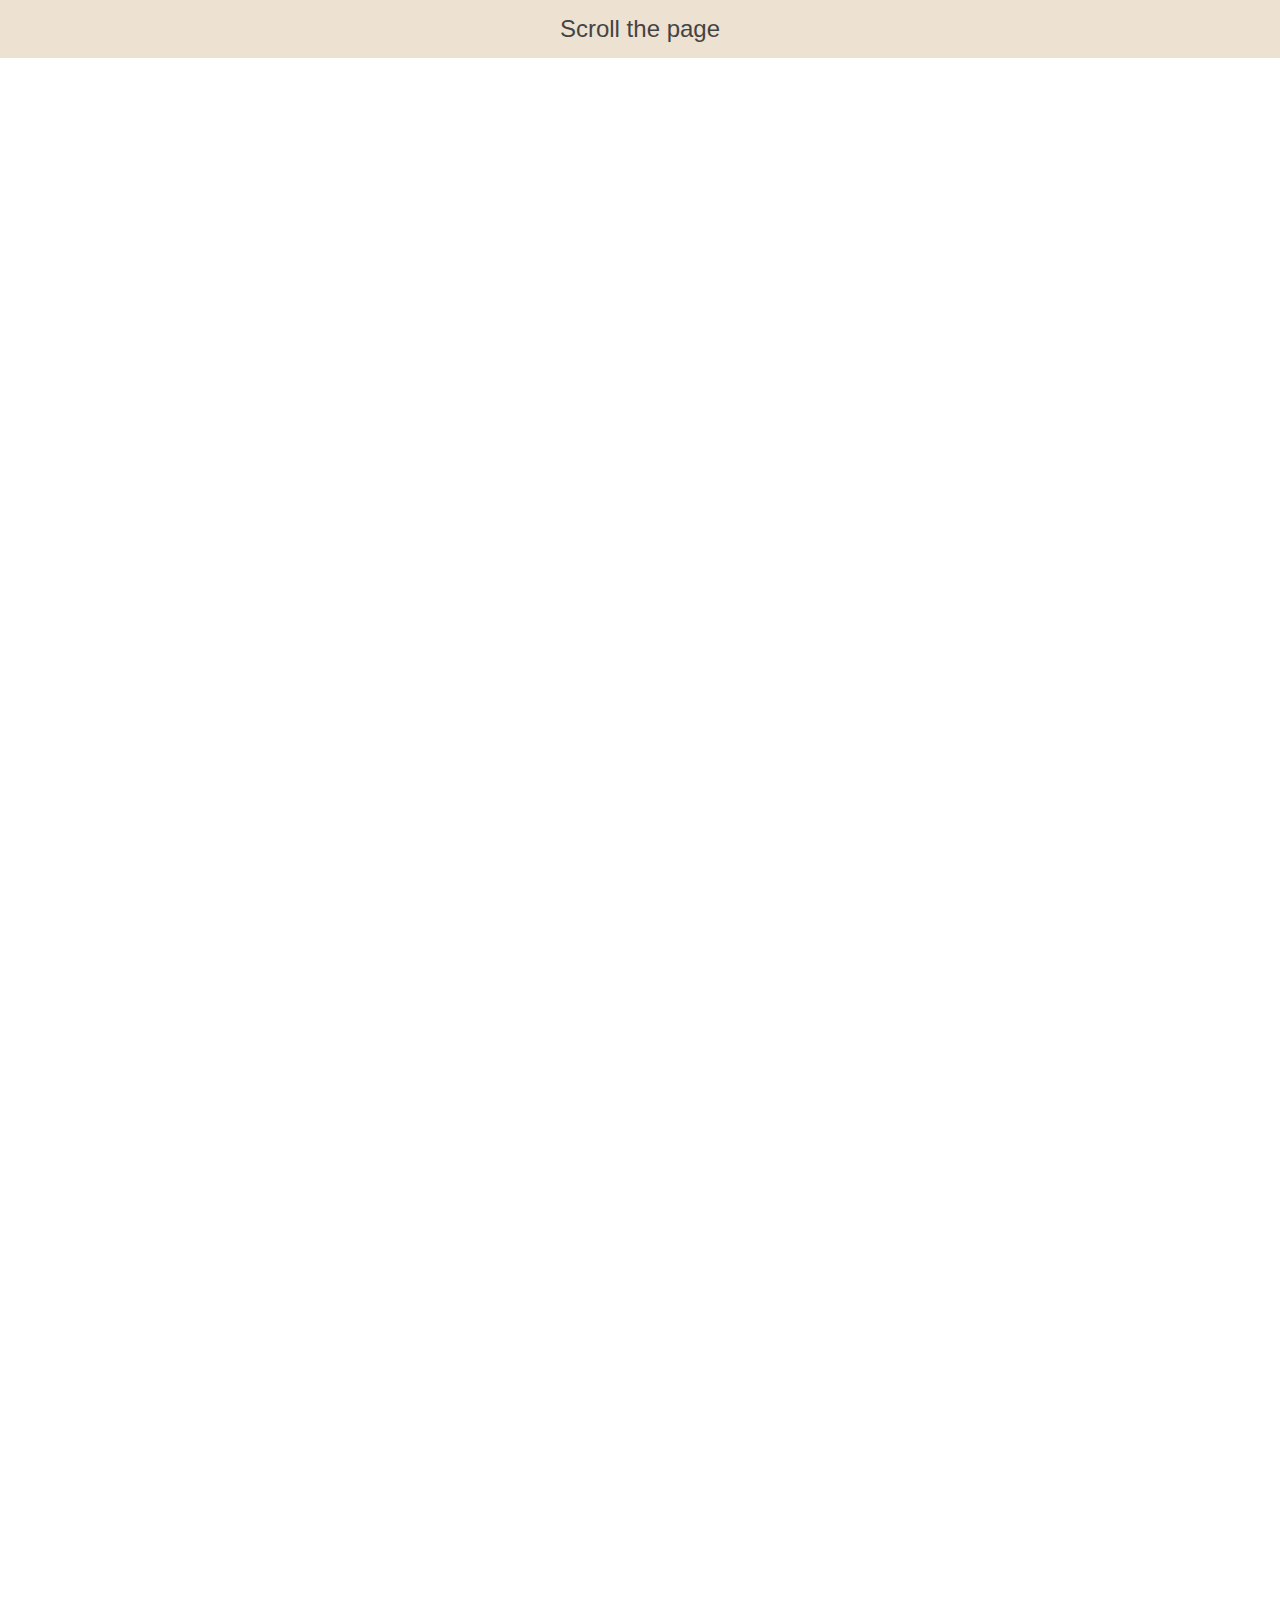
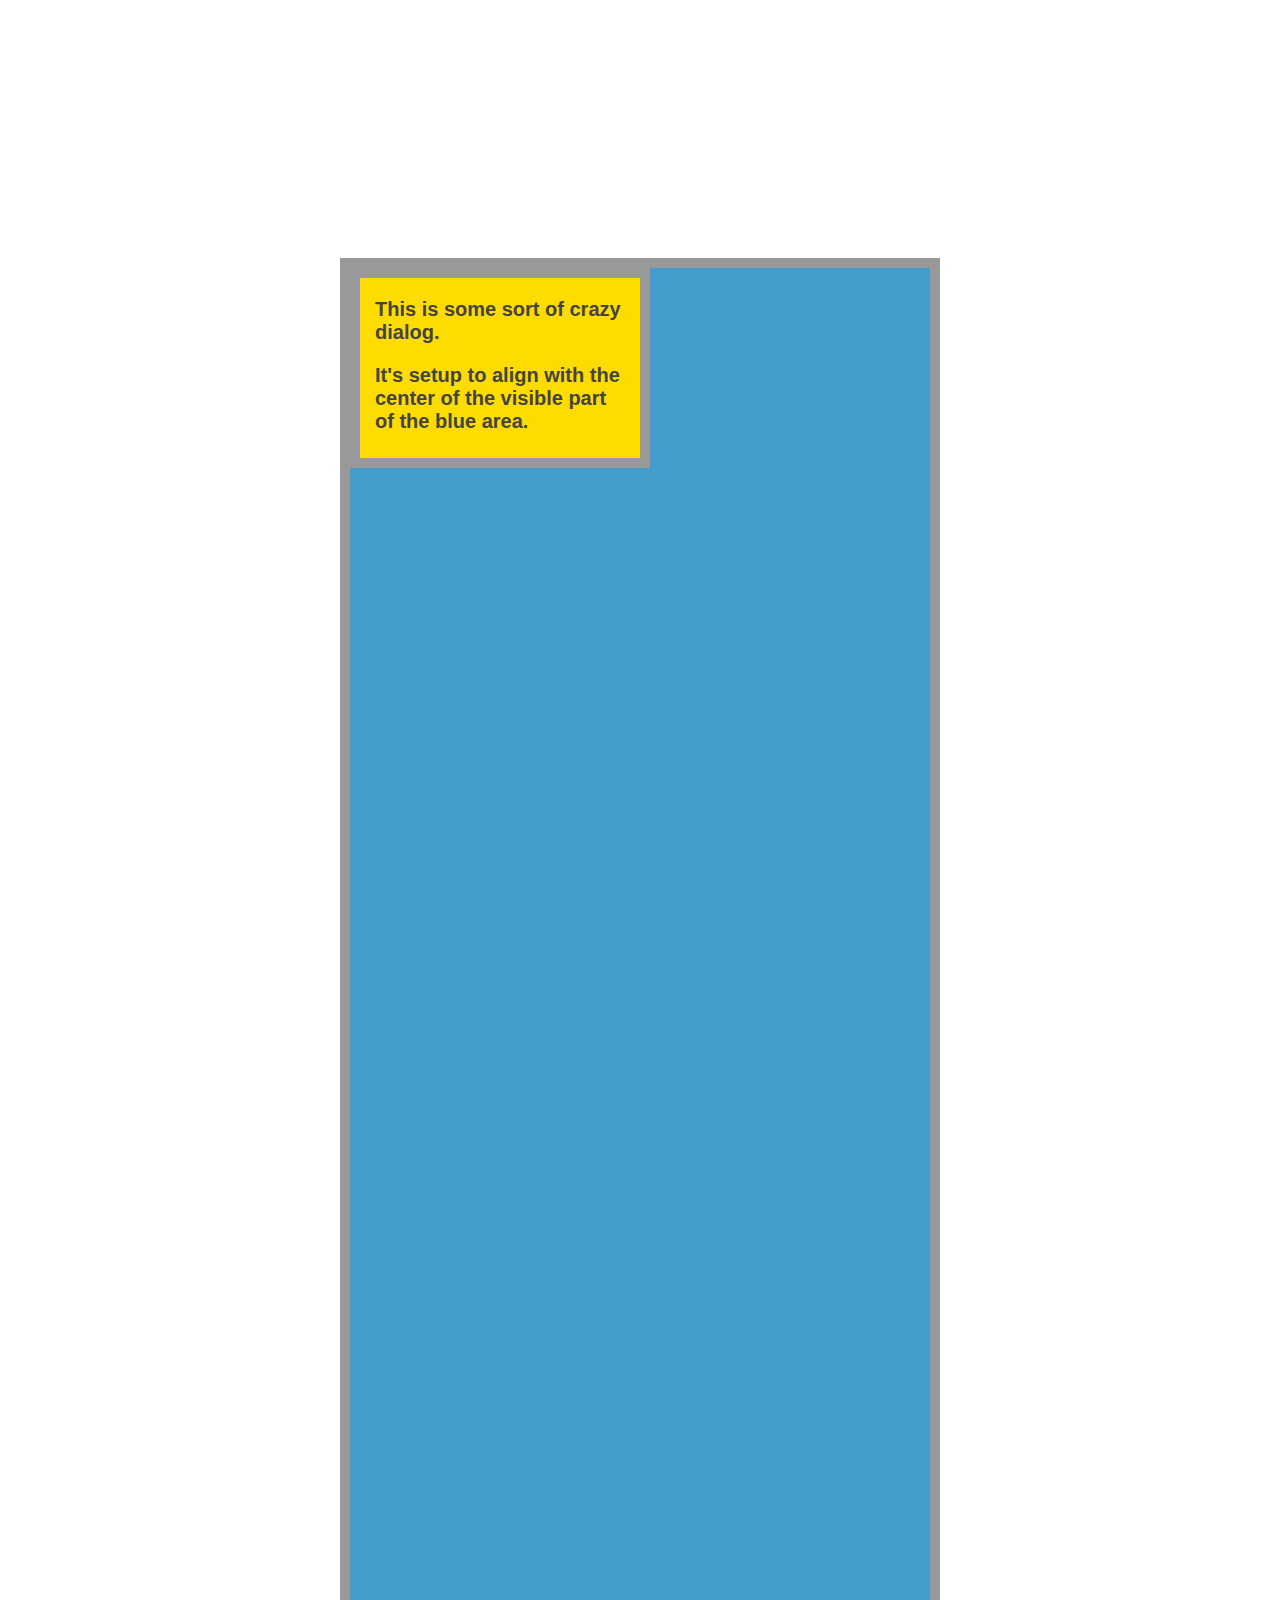
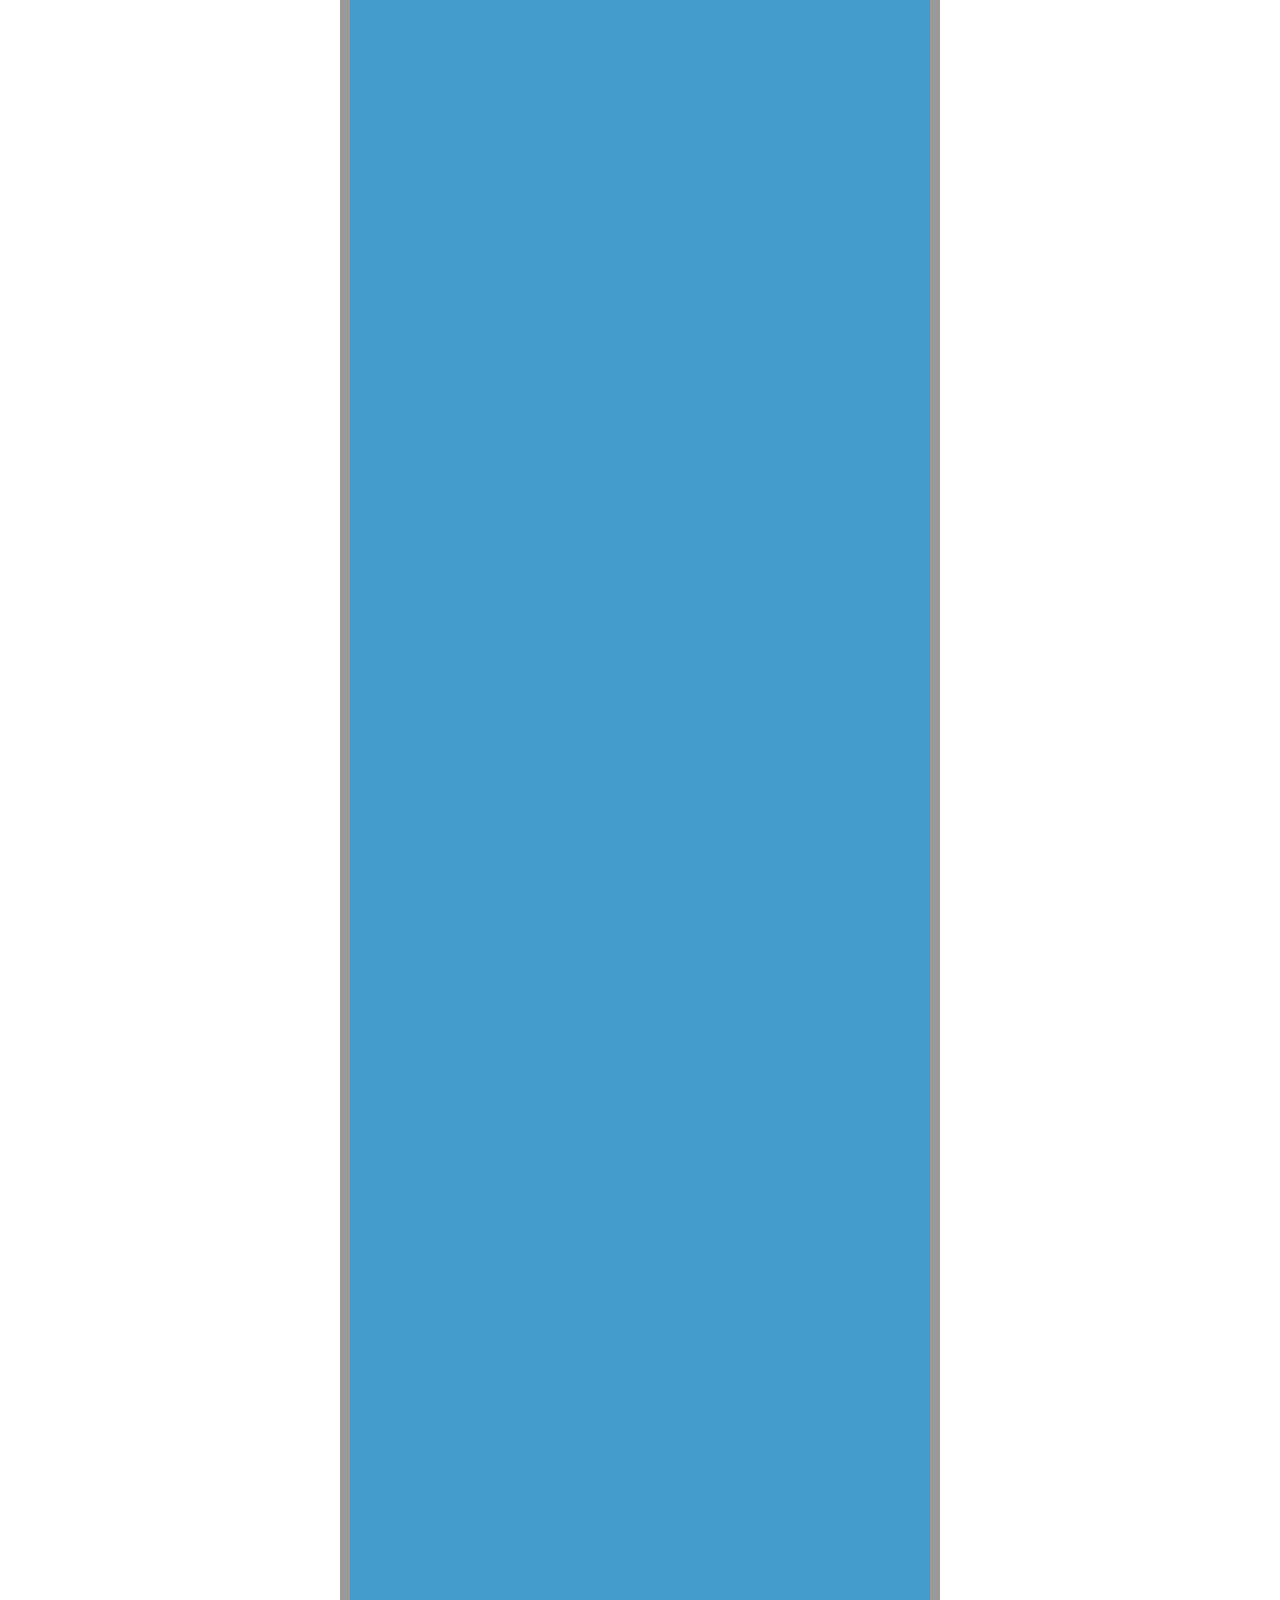
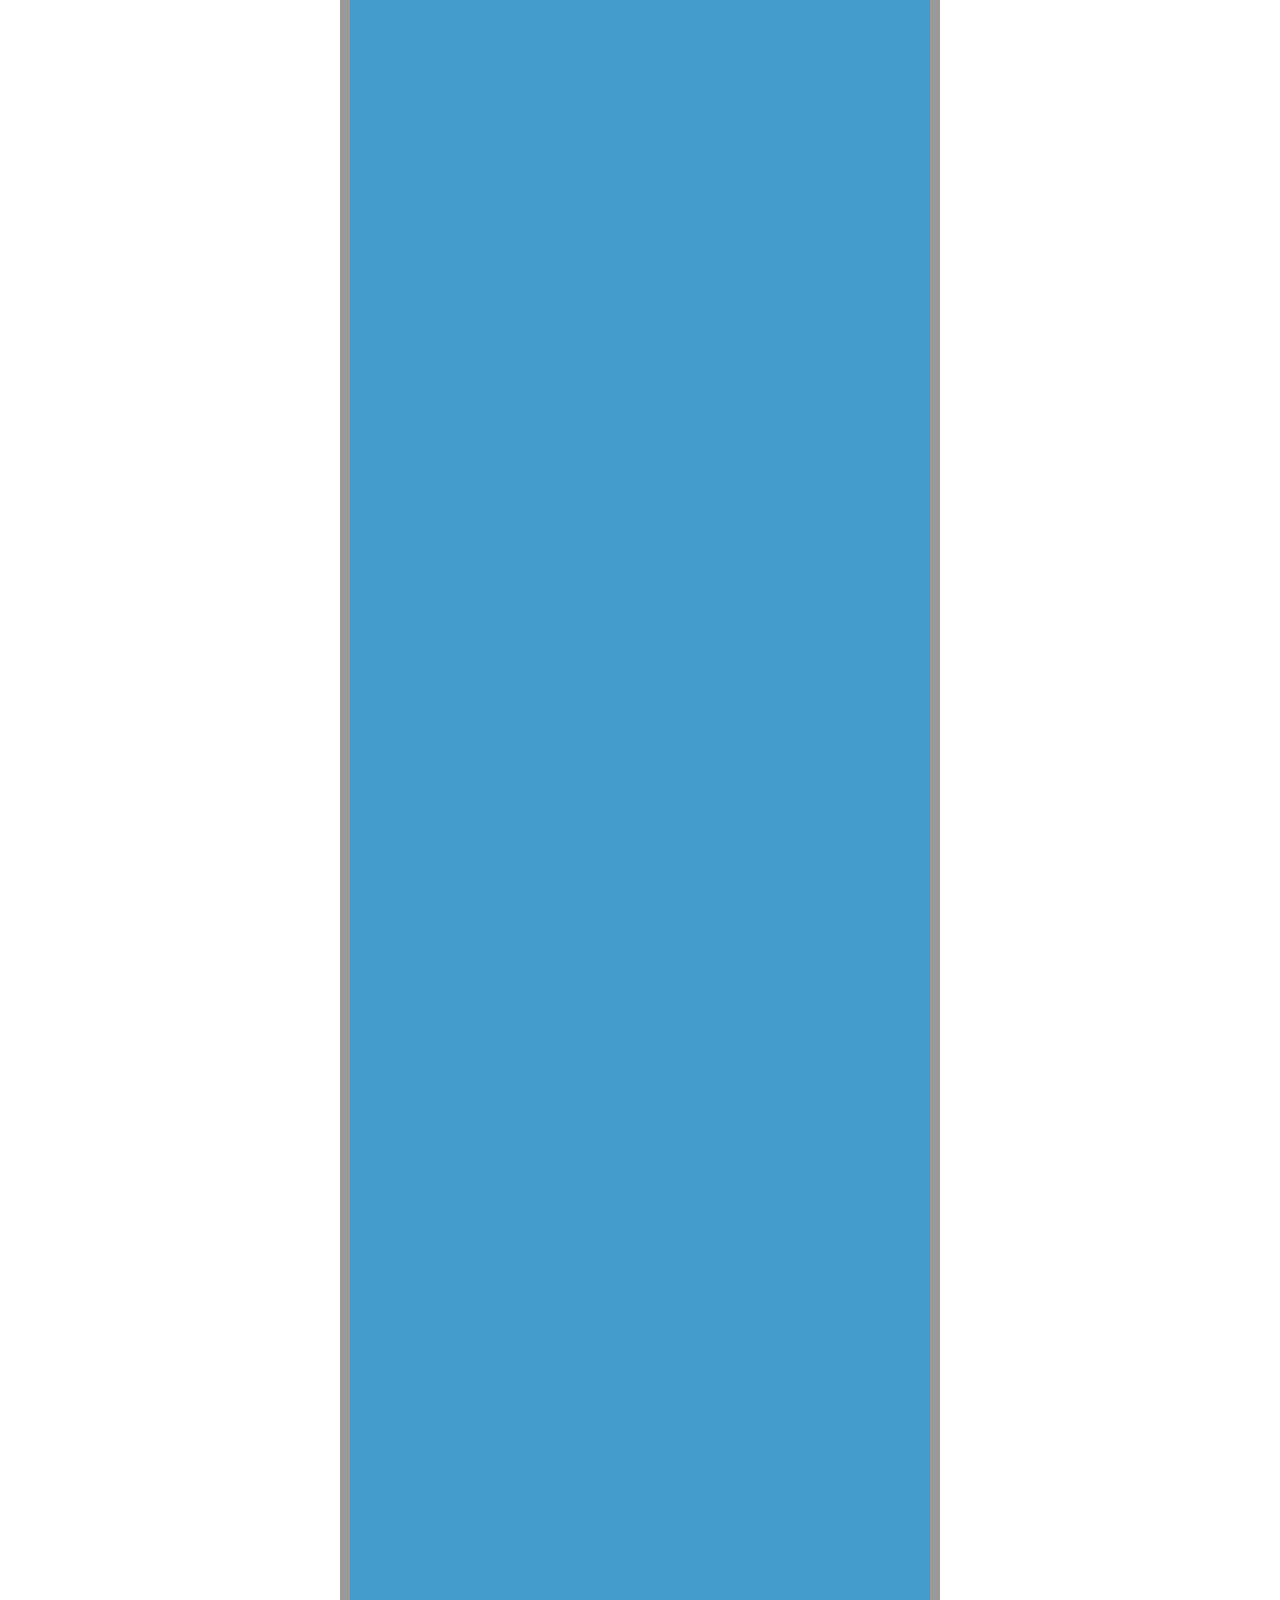
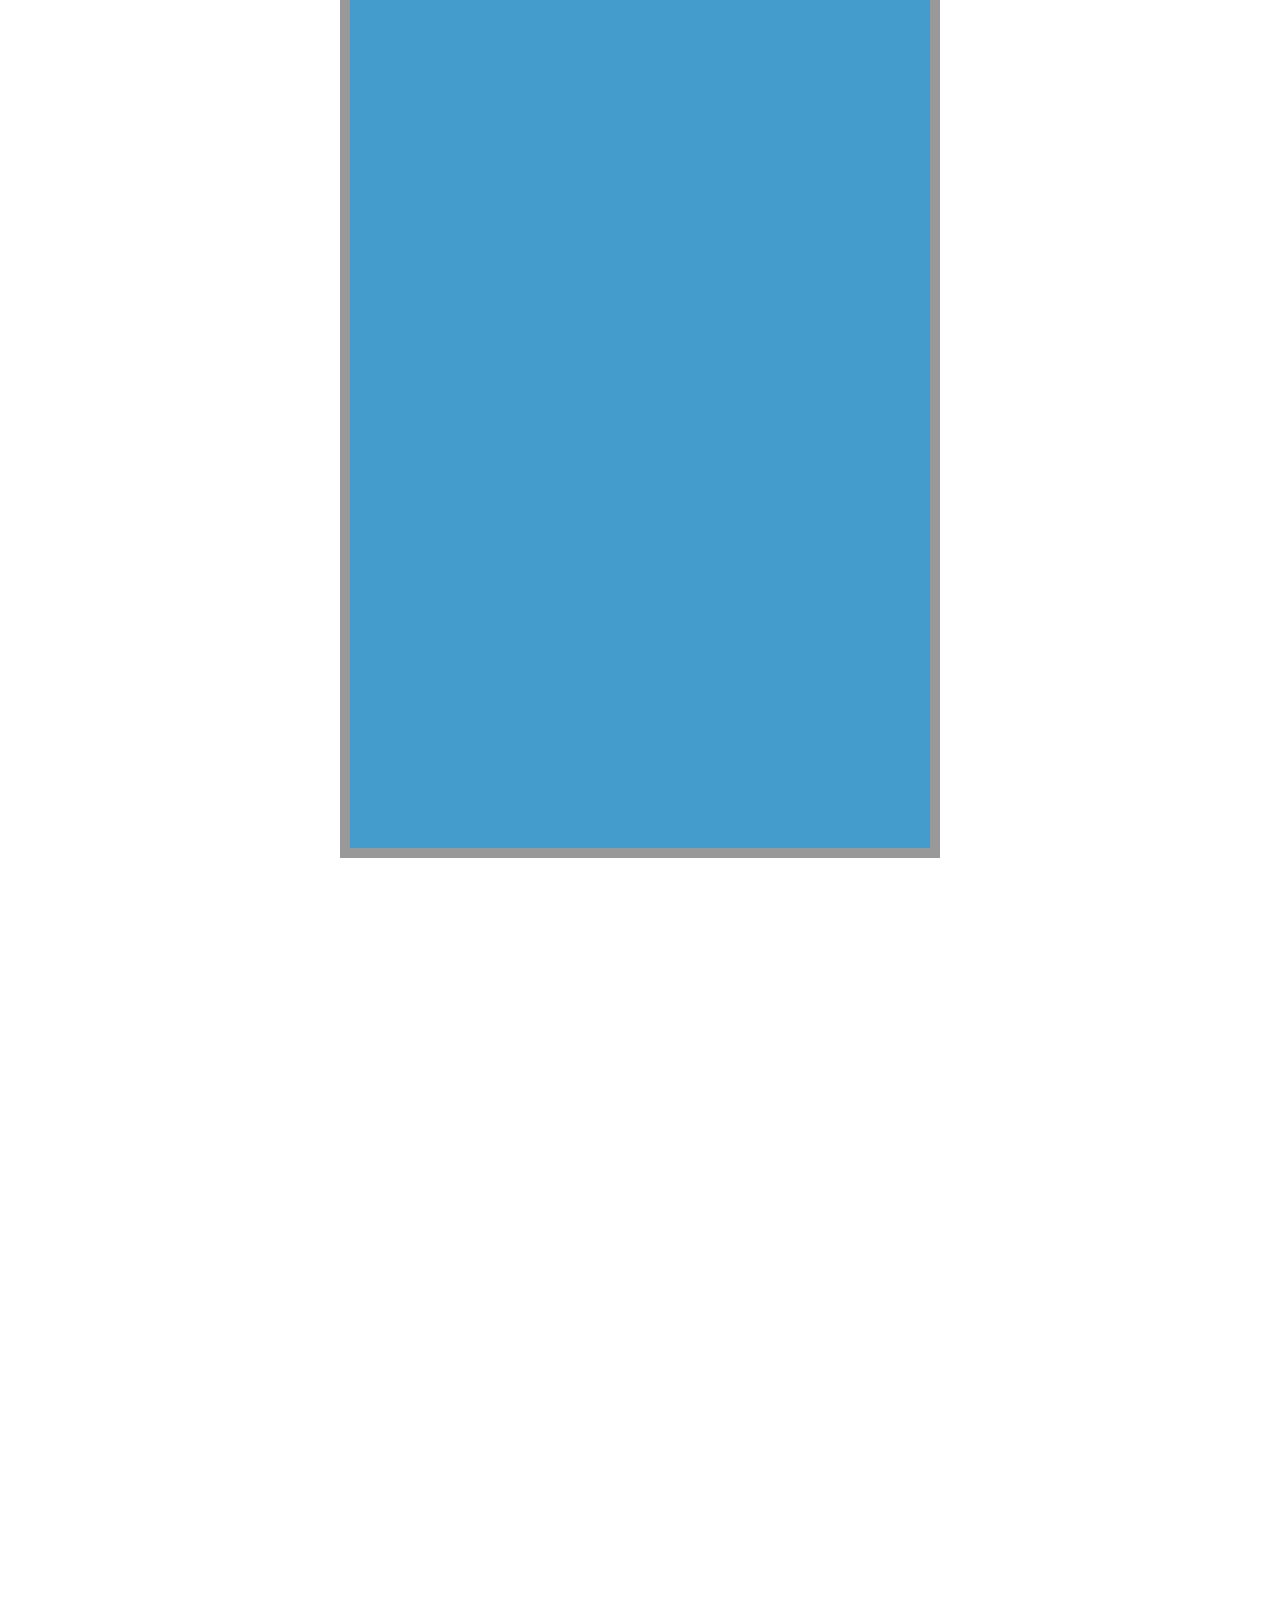
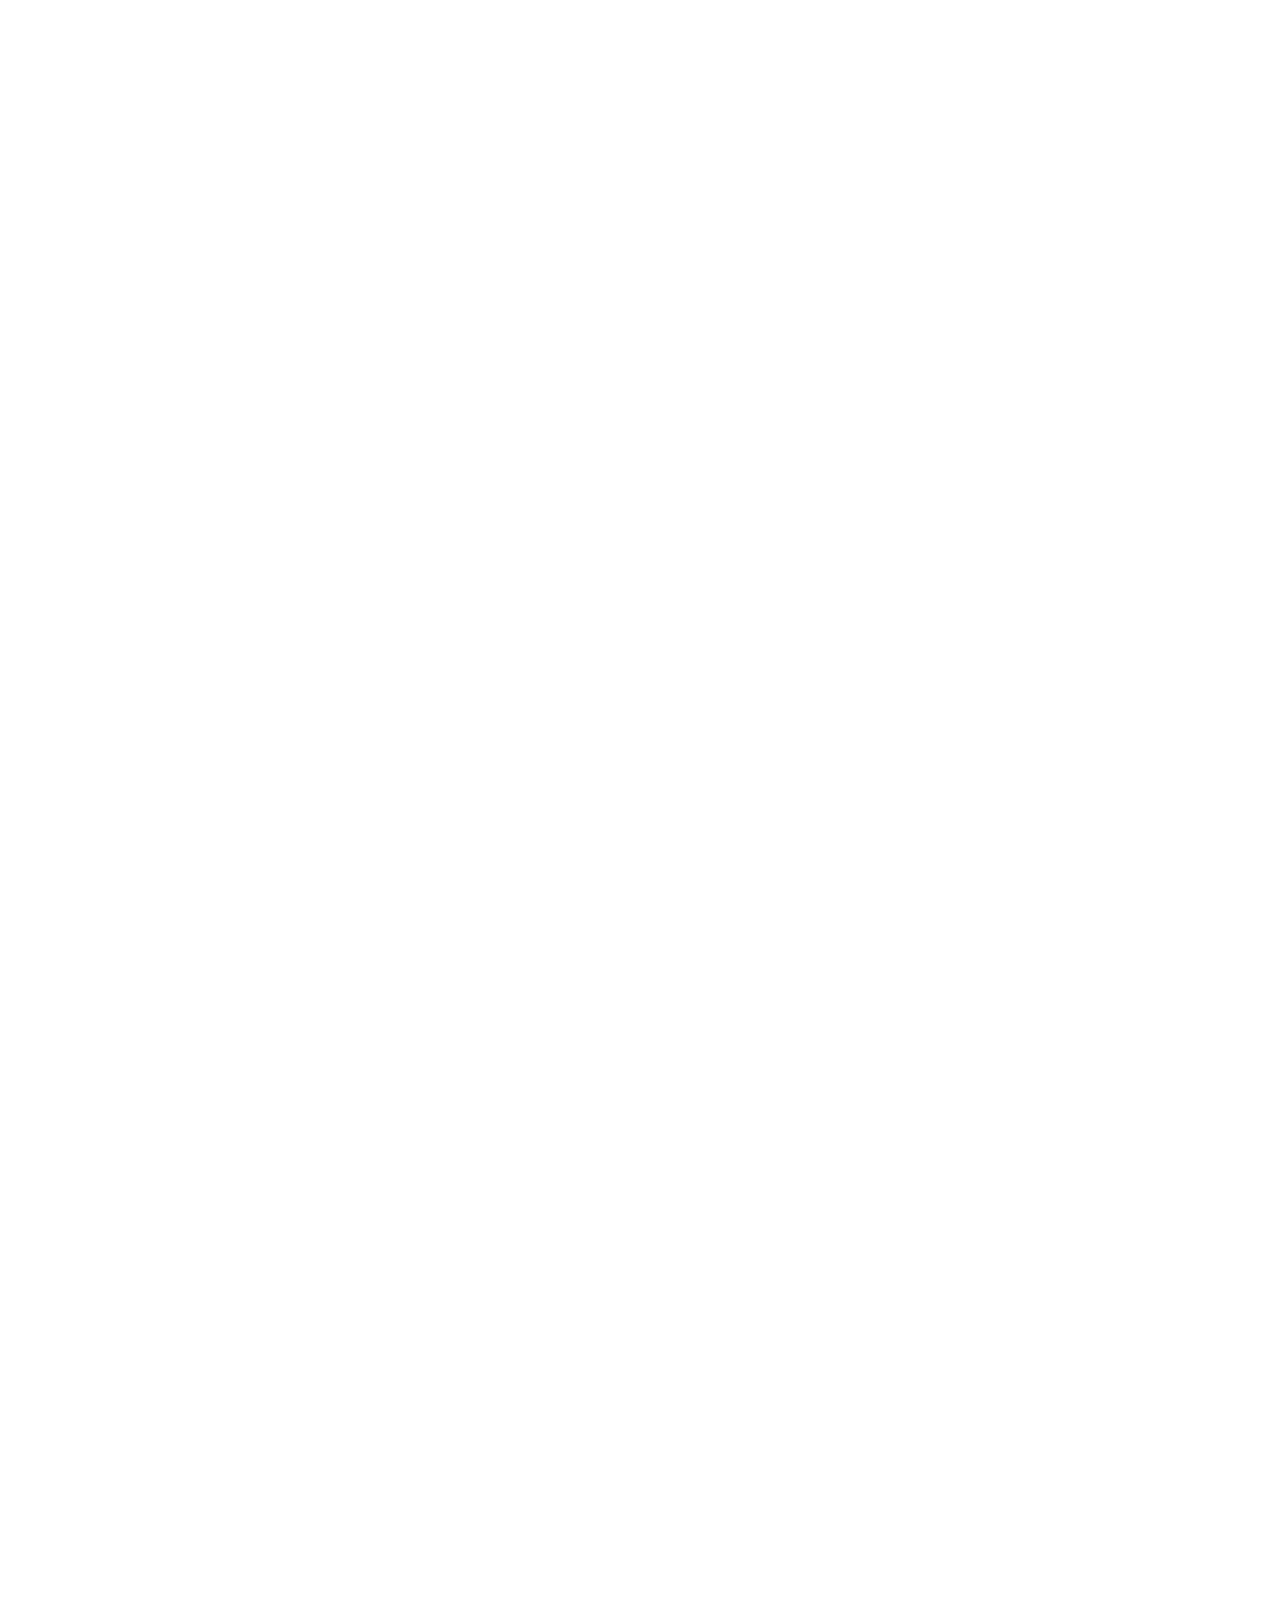
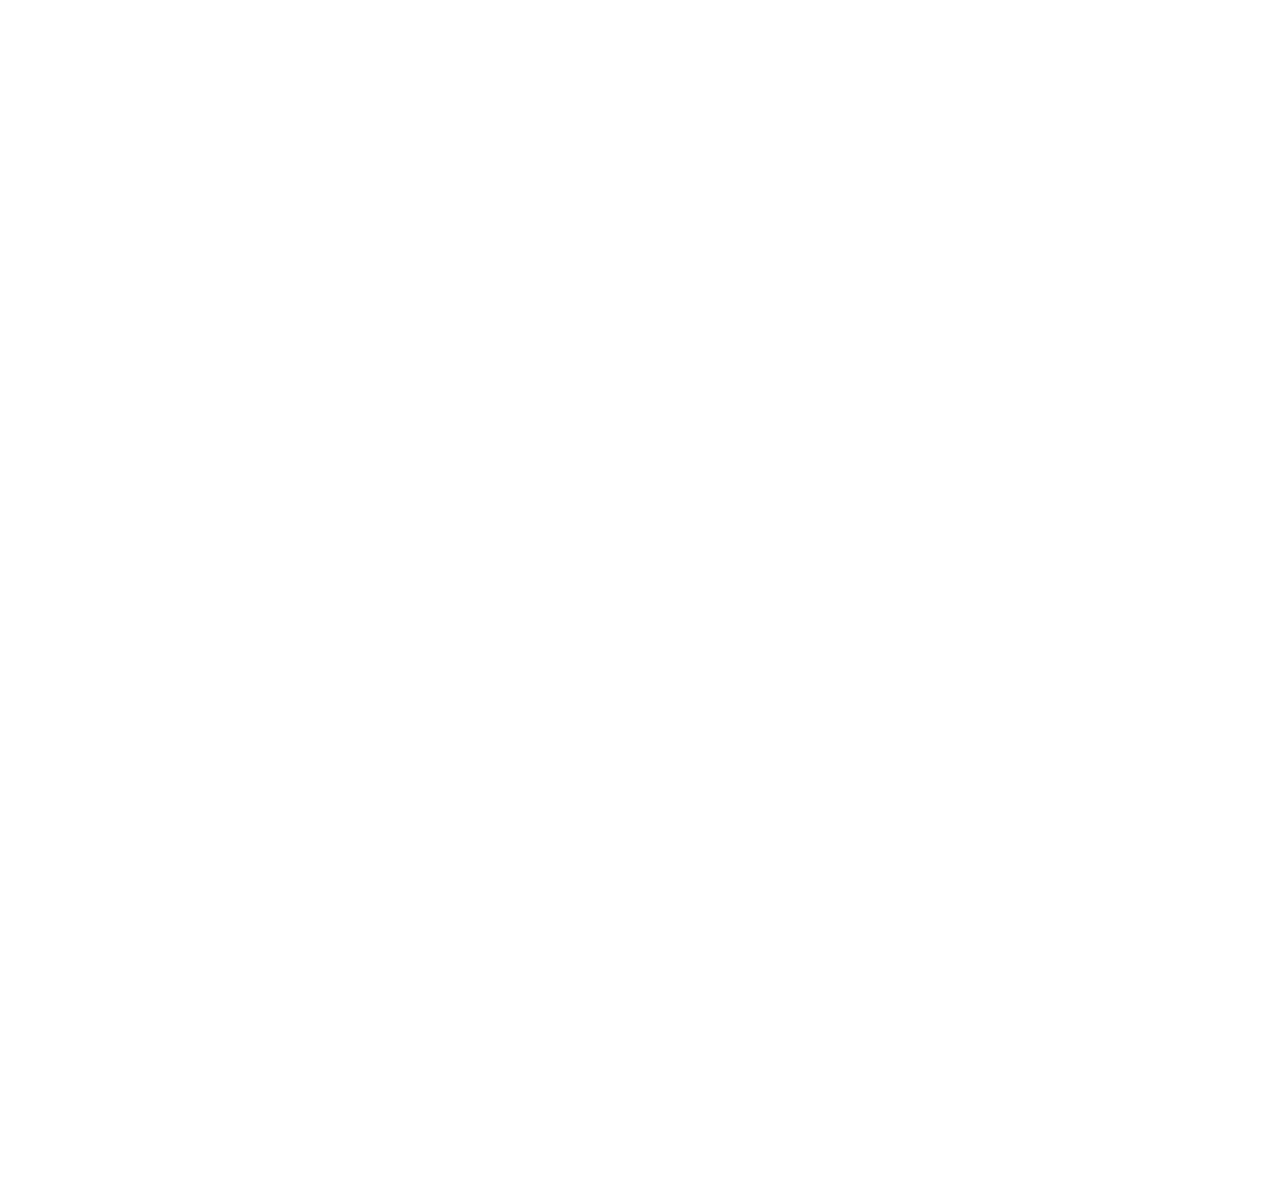
<file: src/Empty2Foo/wwwroot/lib/tether/examples/content-visible/index.html>
<!DOCTYPE html>
<html>
    <head>
        <link rel="stylesheet" href="../resources/css/base.css" />
    </head>
    <body>

    <div class="instructions">Scroll the page</div>

    <style>
      .instructions {
        width: 100%;
        text-align: center;
        font-size: 24px;
        padding: 15px;
        background-color: rgba(210, 180, 140, 0.4);
      }

      * {
        box-sizing: border-box;
      }
      body {
        min-height: 1200vh;
        height: 100%;
      }

      .content-box {
        width: 600px;
        border: 10px solid #999;
        height: 600vh;
        background-color: #439CCC;
        margin: 200vh auto;
      }
      .element {
        border: 10px solid #999;
        background-color: #FFDC00;
        width: 300px;
        height: 200px;
        padding: 0 15px;
        font-size: 20px;
        font-weight: bold;
      }
    </style>

    <div class="content-box">
      <div class="element">
        <p>This is some sort of crazy dialog.</p>

        <p>It's setup to align with the center of the visible part of the blue area.</p>
      </div>
    </div>

    <script src="//github.hubspot.com/tether/dist/js/tether.js"></script>
    <script>
      new Tether({
        element: '.element',
        target: '.content-box',
        attachment: 'middle center',
        targetAttachment: 'middle center',
        targetModifier: 'visible'
      });
    </script>
  </body>
</html>
</file>
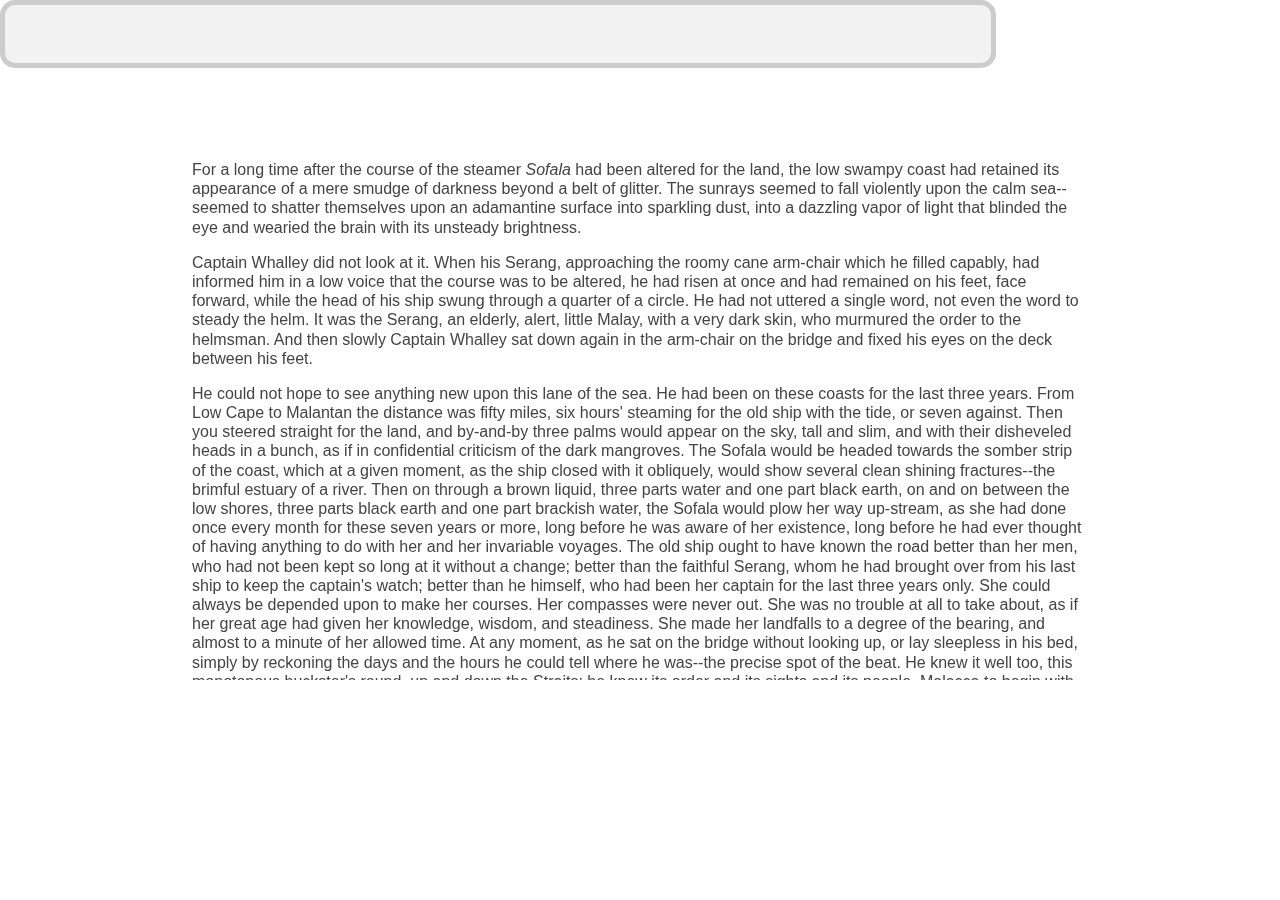
<file: src/Empty2Foo/wwwroot/lib/tether/examples/element-scroll/index.html>
<!DOCTYPE html>
<html>
    <head>
      <link rel="stylesheet" href="../resources/css/base.css" />
    </head>
    <body>

    <div class="scroll">
      <p>For a long time after the course of the steamer <em>Sofala</em> had been
      altered for the land, the low swampy coast had retained its appearance
      of a mere smudge of darkness beyond a belt of glitter. The sunrays
      seemed to fall violently upon the calm sea--seemed to shatter themselves
      upon an adamantine surface into sparkling dust, into a dazzling vapor
      of light that blinded the eye and wearied the brain with its unsteady
      brightness.</p>

      <p>Captain Whalley did not look at it. When his Serang, approaching the
      roomy cane arm-chair which he filled capably, had informed him in a low
      voice that the course was to be altered, he had risen at once and had
      remained on his feet, face forward, while the head of his ship swung
      through a quarter of a circle. He had not uttered a single word, not
      even the word to steady the helm. It was the Serang, an elderly, alert,
      little Malay, with a very dark skin, who murmured the order to the
      helmsman. And then slowly Captain Whalley sat down again in the
      arm-chair on the bridge and fixed his eyes on the deck between his feet.</p>

      <p>He could not hope to see anything new upon this lane of the sea. He had
      been on these coasts for the last three years. From Low Cape to Malantan
      the distance was fifty miles, six hours' steaming for the old ship with
      the tide, or seven against. Then you steered straight for the land, and
      by-and-by three palms would appear on the sky, tall and slim, and with
      their disheveled heads in a bunch, as if in confidential criticism of
      the dark mangroves. The Sofala would be headed towards the somber
      strip of the coast, which at a given moment, as the ship closed with
      it obliquely, would show several clean shining fractures--the brimful
      estuary of a river. Then on through a brown liquid, three parts water
      and one part black earth, on and on between the low shores, three parts
      black earth and one part brackish water, the Sofala would plow her way
      up-stream, as she had done once every month for these seven years or
      more, long before he was aware of her existence, long before he had ever
      thought of having anything to do with her and her invariable voyages.
      The old ship ought to have known the road better than her men, who had
      not been kept so long at it without a change; better than the faithful
      Serang, whom he had brought over from his last ship to keep the
      captain's watch; better than he himself, who had been her captain for
      the last three years only. She could always be depended upon to make her
      courses. Her compasses were never out. She was no trouble at all to
      take about, as if her great age had given her knowledge, wisdom, and
      steadiness. She made her landfalls to a degree of the bearing, and
      almost to a minute of her allowed time. At any moment, as he sat on
      the bridge without looking up, or lay sleepless in his bed, simply by
      reckoning the days and the hours he could tell where he was--the precise
      spot of the beat. He knew it well too, this monotonous huckster's
      round, up and down the Straits; he knew its order and its sights and its
      people. Malacca to begin with, in at daylight and out at dusk, to cross
      over with a rigid phosphorescent wake this highway of the Far East.
      Darkness and gleams on the water, clear stars on a black sky, perhaps
      the lights of a home steamer keeping her unswerving course in the
      middle, or maybe the elusive shadow of a native craft with her mat sails
      flitting by silently--and the low land on the other side in sight
      at daylight. At noon the three palms of the next place of call, up a
      sluggish river. The only white man residing there was a retired young
      sailor, with whom he had become friendly in the course of many voyages.
      Sixty miles farther on there was another place of call, a deep bay with
      only a couple of houses on the beach. And so on, in and out, picking
      up coastwise cargo here and there, and finishing with a hundred miles'
      steady steaming through the maze of an archipelago of small islands up
      to a large native town at the end of the beat. There was a three days'
      rest for the old ship before he started her again in inverse order,
      seeing the same shores from another bearing, hearing the same voices
      in the same places, back again to the Sofala's port of registry on
      the great highway to the East, where he would take up a berth nearly
      opposite the big stone pile of the harbor office till it was time to
      start again on the old round of 1600 miles and thirty days. Not a very
      enterprising life, this, for Captain Whalley, Henry Whalley, otherwise
      Dare-devil Harry--Whalley of the Condor, a famous clipper in her day.
      No. Not a very enterprising life for a man who had served famous firms,
      who had sailed famous ships (more than one or two of them his own); who
      had made famous passages, had been the pioneer of new routes and new
      trades; who had steered across the unsurveyed tracts of the South Seas,
      and had seen the sun rise on uncharted islands. Fifty years at sea, and
      forty out in the East ("a pretty thorough apprenticeship," he used
      to remark smilingly), had made him honorably known to a generation of
      shipowners and merchants in all the ports from Bombay clear over to
      where the East merges into the West upon the coast of the two Americas.
      His fame remained writ, not very large but plain enough, on the
      Admiralty charts. Was there not somewhere between Australia and China a
      Whalley Island and a Condor Reef? On that dangerous coral formation the
      celebrated clipper had hung stranded for three days, her captain and
      crew throwing her cargo overboard with one hand and with the other, as
      it were, keeping off her a flotilla of savage war-canoes. At that time
      neither the island nor the reef had any official existence. Later the
      officers of her Majesty's steam vessel Fusilier, dispatched to make a
      survey of the route, recognized in the adoption of these two names the
      enterprise of the man and the solidity of the ship. Besides, as anyone
      who cares may see, the "General Directory," vol. ii. p. 410, begins the
      description of the "Malotu or Whalley Passage" with the words: "This
      advantageous route, first discovered in 1850 by Captain Whalley in the
      ship Condor," &amp;c., and ends by recommending it warmly to sailing vessels
      leaving the China ports for the south in the months from December to
      April inclusive.</p>

      <p>This was the clearest gain he had out of life. Nothing could rob him
      of this kind of fame. The piercing of the Isthmus of Suez, like the
      breaking of a dam, had let in upon the East a flood of new ships, new
      men, new methods of trade. It had changed the face of the Eastern seas
      and the very spirit of their life; so that his early experiences meant
      nothing whatever to the new generation of seamen.</p>

      <p>In those bygone days he had handled many thousands of pounds of his
      employers' money and of his own; he had attended faithfully, as by law
      a shipmaster is expected to do, to the conflicting interests of owners,
      charterers, and underwriters. He had never lost a ship or consented to
      a shady transaction; and he had lasted well, outlasting in the end the
      conditions that had gone to the making of his name. He had buried his
      wife (in the Gulf of Petchili), had married off his daughter to the man
      of her unlucky choice, and had lost more than an ample competence in the
      crash of the notorious Travancore and Deccan Banking Corporation, whose
      downfall had shaken the East like an earthquake. And he was sixty-five
      years old.</p>

      <p>His age sat lightly enough on him; and of his ruin he was not ashamed.
      He had not been alone to believe in the stability of the Banking
      Corporation. Men whose judgment in matters of finance was as expert as
      his seamanship had commended the prudence of his investments, and had
      themselves lost much money in the great failure. The only difference
      between him and them was that he had lost his all. And yet not his all.
      There had remained to him from his lost fortune a very pretty little
      bark, Fair Maid, which he had bought to occupy his leisure of a retired
      sailor--"to play with," as he expressed it himself.</p>

      <p>He had formally declared himself tired of the sea the year preceding his
      daughter's marriage. But after the young couple had gone to settle in
      Melbourne he found out that he could not make himself happy on shore. He
      was too much of a merchant sea-captain for mere yachting to satisfy him.
      He wanted the illusion of affairs; and his acquisition of the Fair
      Maid preserved the continuity of his life. He introduced her to his
      acquaintances in various ports as "my last command." When he grew too
      old to be trusted with a ship, he would lay her up and go ashore to be
      buried, leaving directions in his will to have the bark towed out and
      scuttled decently in deep water on the day of the funeral. His daughter
      would not grudge him the satisfaction of knowing that no stranger would
      handle his last command after him. With the fortune he was able to leave
      her, the value of a 500-ton bark was neither here nor there. All this
      would be said with a jocular twinkle in his eye: the vigorous old man
      had too much vitality for the sentimentalism of regret; and a little
      wistfully withal, because he was at home in life, taking a genuine
      pleasure in its feelings and its possessions; in the dignity of his
      reputation and his wealth, in his love for his daughter, and in his
      satisfaction with the ship--the plaything of his lonely leisure.</p>

      <p>He had the cabin arranged in accordance with his simple ideal of comfort
      at sea. A big bookcase (he was a great reader) occupied one side of his
      stateroom; the portrait of his late wife, a flat bituminous oil-painting
      representing the profile and one long black ringlet of a young woman,
      faced his bed-place. Three chronometers ticked him to sleep and greeted
      him on waking with the tiny competition of their beats. He rose at five
      every day. The officer of the morning watch, drinking his early cup
      of coffee aft by the wheel, would hear through the wide orifice of the
      copper ventilators all the splashings, blowings, and splutterings of
      his captain's toilet. These noises would be followed by a sustained
      deep murmur of the Lord's Prayer recited in a loud earnest voice. Five
      minutes afterwards the head and shoulders of Captain Whalley emerged
      out of the companion-hatchway. Invariably he paused for a while on the
      stairs, looking all round at the horizon; upwards at the trim of the
      sails; inhaling deep draughts of the fresh air. Only then he would step
      out on the poop, acknowledging the hand raised to the peak of the cap
      with a majestic and benign "Good morning to you." He walked the deck
      till eight scrupulously. Sometimes, not above twice a year, he had to
      use a thick cudgel-like stick on account of a stiffness in the hip--a
      slight touch of rheumatism, he supposed. Otherwise he knew nothing of
      the ills of the flesh. At the ringing of the breakfast bell he went
      below to feed his canaries, wind up the chronometers, and take the
      head of the table. From there he had before his eyes the big carbon
      photographs of his daughter, her husband, and two fat-legged babies
      --his grandchildren--set in black frames into the maplewood bulkheads
      of the cuddy. After breakfast he dusted the glass over these portraits
      himself with a cloth, and brushed the oil painting of his wife with a
      plumate kept suspended from a small brass hook by the side of the heavy
      gold frame. Then with the door of his stateroom shut, he would sit down
      on the couch under the portrait to read a chapter out of a thick pocket
      Bible--her Bible. But on some days he only sat there for half an hour
      with his finger between the leaves and the closed book resting on his
      knees. Perhaps he had remembered suddenly how fond of boat-sailing she
      used to be.</p>

      <p>She had been a real shipmate and a true woman too. It was like an
      article of faith with him that there never had been, and never could be,
      a brighter, cheerier home anywhere afloat or ashore than his home under
      the poop-deck of the Condor, with the big main cabin all white and gold,
      garlanded as if for a perpetual festival with an unfading wreath. She
      had decorated the center of every panel with a cluster of home flowers.
      It took her a twelvemonth to go round the cuddy with this labor of love.
      To him it had remained a marvel of painting, the highest achievement of
      taste and skill; and as to old Swinburne, his mate, every time he
      came down to his meals he stood transfixed with admiration before the
      progress of the work. You could almost smell these roses, he declared,
      sniffing the faint flavor of turpentine which at that time pervaded the
      saloon, and (as he confessed afterwards) made him somewhat less hearty
      than usual in tackling his food. But there was nothing of the sort to
      interfere with his enjoyment of her singing. "Mrs. Whalley is a regular
      out-and-out nightingale, sir," he would pronounce with a judicial air
      after listening profoundly over the skylight to the very end of the
      piece. In fine weather, in the second dog-watch, the two men could hear
      her trills and roulades going on to the accompaniment of the piano in
      the cabin. On the very day they got engaged he had written to London
      for the instrument; but they had been married for over a year before it
      reached them, coming out round the Cape. The big case made part of the
      first direct general cargo landed in Hong-kong harbor--an event that to
      the men who walked the busy quays of to-day seemed as hazily remote as
      the dark ages of history. But Captain Whalley could in a half hour of
      solitude live again all his life, with its romance, its idyl, and its
      sorrow. He had to close her eyes himself. She went away from under the
      ensign like a sailor's wife, a sailor herself at heart. He had read
      the service over her, out of her own prayer-book, without a break in his
      voice. When he raised his eyes he could see old Swinburne facing him
      with his cap pressed to his breast, and his rugged, weather-beaten,
      impassive face streaming with drops of water like a lump of chipped red
      granite in a shower. It was all very well for that old sea-dog to cry.
      He had to read on to the end; but after the splash he did not remember
      much of what happened for the next few days. An elderly sailor of the
      crew, deft at needlework, put together a mourning frock for the child
      out of one of her black skirts.</p>

      <p>He was not likely to forget; but you cannot dam up life like a sluggish
      stream. It will break out and flow over a man's troubles, it will close
      upon a sorrow like the sea upon a dead body, no matter how much love has
      gone to the bottom. And the world is not bad. People had been very
      kind to him; especially Mrs. Gardner, the wife of the senior partner
      in Gardner, Patteson, &amp; Co., the owners of the Condor. It was she who
      volunteered to look after the little one, and in due course took her to
      England (something of a journey in those days, even by the overland
      mail route) with her own girls to finish her education. It was ten years
      before he saw her again.</p>

      <p>As a little child she had never been frightened of bad weather; she
      would beg to be taken up on deck in the bosom of his oilskin coat to
      watch the big seas hurling themselves upon the Condor. The swirl and
      crash of the waves seemed to fill her small soul with a breathless
      delight. "A good boy spoiled," he used to say of her in joke. He had
      named her Ivy because of the sound of the word, and obscurely fascinated
      by a vague association of ideas. She had twined herself tightly round
      his heart, and he intended her to cling close to her father as to a
      tower of strength; forgetting, while she was little, that in the nature
      of things she would probably elect to cling to someone else. But
      he loved life well enough for even that event to give him a certain
      satisfaction, apart from his more intimate feeling of loss.</p>

      <p>After he had purchased the Fair Maid to occupy his loneliness, he
      hastened to accept a rather unprofitable freight to Australia simply for
      the opportunity of seeing his daughter in her own home. What made him
      dissatisfied there was not to see that she clung now to somebody else,
      but that the prop she had selected seemed on closer examination "a
      rather poor stick"--even in the matter of health. He disliked his
      son-in-law's studied civility perhaps more than his method of
      handling the sum of money he had given Ivy at her marriage. But of his
      apprehensions he said nothing. Only on the day of his departure, with
      the hall-door open already, holding her hands and looking steadily into
      her eyes, he had said, "You know, my dear, all I have is for you and the
      chicks. Mind you write to me openly." She had answered him by an almost
      imperceptible movement of her head. She resembled her mother in
      the color of her eyes, and in character--and also in this, that she
      understood him without many words.</p>

      <p>Sure enough she had to write; and some of these letters made Captain
      Whalley lift his white eye-brows. For the rest he considered he was
      reaping the true reward of his life by being thus able to produce on
      demand whatever was needed. He had not enjoyed himself so much in a
      way since his wife had died. Characteristically enough his son-in-law's
      punctuality in failure caused him at a distance to feel a sort of
      kindness towards the man. The fellow was so perpetually being jammed on
      a lee shore that to charge it all to his reckless navigation would be
      manifestly unfair. No, no! He knew well what that meant. It was bad
      luck. His own had been simply marvelous, but he had seen in his life too
      many good men--seamen and others--go under with the sheer weight of bad
      luck not to recognize the fatal signs. For all that, he was cogitating
      on the best way of tying up very strictly every penny he had to leave,
      when, with a preliminary rumble of rumors (whose first sound reached
      him in Shanghai as it happened), the shock of the big failure came;
      and, after passing through the phases of stupor, of incredulity, of
      indignation, he had to accept the fact that he had nothing to speak of
      to leave.</p>

      <p>Upon that, as if he had only waited for this catastrophe, the unlucky
      man, away there in Melbourne, gave up his unprofitable game, and sat
      down--in an invalid's bath-chair at that too. "He will never walk
      again," wrote the wife. For the first time in his life Captain Whalley
      was a bit staggered.</p>

      <p>The Fair Maid had to go to work in bitter earnest now. It was no longer
      a matter of preserving alive the memory of Dare-devil Harry Whalley in
      the Eastern Seas, or of keeping an old man in pocket-money and clothes,
      with, perhaps, a bill for a few hundred first-class cigars thrown in at
      the end of the year. He would have to buckle-to, and keep her going hard
      on a scant allowance of gilt for the ginger-bread scrolls at her stem
      and stern.</p>

      <p>This necessity opened his eyes to the fundamental changes of the world.
      Of his past only the familiar names remained, here and there, but
      the things and the men, as he had known them, were gone. The name of
      Gardner, Patteson, &amp; Co. was still displayed on the walls of warehouses
      by the waterside, on the brass plates and window-panes in the business
      quarters of more than one Eastern port, but there was no longer a
      Gardner or a Patteson in the firm. There was no longer for Captain
      Whalley an arm-chair and a welcome in the private office, with a bit of
      business ready to be put in the way of an old friend, for the sake of
      bygone services. The husbands of the Gardner girls sat behind the desks
      in that room where, long after he had left the employ, he had kept his
      right of entrance in the old man's time. Their ships now had yellow
      funnels with black tops, and a time-table of appointed routes like a
      confounded service of tramways. The winds of December and June were all
      one to them; their captains (excellent young men he doubted not) were,
      to be sure, familiar with Whalley Island, because of late years the
      Government had established a white fixed light on the north end (with
      a red danger sector over the Condor Reef), but most of them would have
      been extremely surprised to hear that a flesh-and-blood Whalley still
      existed--an old man going about the world trying to pick up a cargo here
      and there for his little bark.</p>

      <p>And everywhere it was the same. Departed the men who would have nodded
      appreciatively at the mention of his name, and would have thought
      themselves bound in honor to do something for Dare-devil Harry Whalley.
      Departed the opportunities which he would have known how to seize; and
      gone with them the white-winged flock of clippers that lived in the
      boisterous uncertain life of the winds, skimming big fortunes out of
      the foam of the sea. In a world that pared down the profits to an
      irreducible minimum, in a world that was able to count its disengaged
      tonnage twice over every day, and in which lean charters were snapped up
      by cable three months in advance, there were no chances of fortune for
      an individual wandering haphazard with a little bark--hardly indeed any
      room to exist.</p>

      <p>He found it more difficult from year to year. He suffered greatly from
      the smallness of remittances he was able to send his daughter. Meantime
      he had given up good cigars, and even in the matter of inferior cheroots
      limited himself to six a day. He never told her of his difficulties, and
      she never enlarged upon her struggle to live. Their confidence in each
      other needed no explanations, and their perfect understanding endured
      without protestations of gratitude or regret. He would have been shocked
      if she had taken it into her head to thank him in so many words, but
      he found it perfectly natural that she should tell him she needed two
      hundred pounds.</p>

      <p>He had come in with the Fair Maid in ballast to look for a freight in
      the Sofala's port of registry, and her letter met him there. Its tenor
      was that it was no use mincing matters. Her only resource was in opening
      a boarding-house, for which the prospects, she judged, were good. Good
      enough, at any rate, to make her tell him frankly that with two hundred
      pounds she could make a start. He had torn the envelope open, hastily,
      on deck, where it was handed to him by the ship-chandler's runner, who
      had brought his mail at the moment of anchoring. For the second time
      in his life he was appalled, and remained stock-still at the cabin door
      with the paper trembling between his fingers. Open a boarding-house! Two
      hundred pounds for a start! The only resource! And he did not know where
      to lay his hands on two hundred pence.</p>

      <p>All that night Captain Whalley walked the poop of his anchored ship, as
      though he had been about to close with the land in thick weather, and
      uncertain of his position after a run of many gray days without a sight
      of sun, moon, or stars. The black night twinkled with the guiding lights
      of seamen and the steady straight lines of lights on shore; and all
      around the Fair Maid the riding lights of ships cast trembling trails
      upon the water of the roadstead. Captain Whalley saw not a gleam
      anywhere till the dawn broke and he found out that his clothing was
      soaked through with the heavy dew.</p>

      <p>His ship was awake. He stopped short, stroked his wet beard, and
      descended the poop ladder backwards, with tired feet. At the sight
      of him the chief officer, lounging about sleepily on the quarterdeck,
      remained open-mouthed in the middle of a great early-morning yawn.</p>

      <p>"Good morning to you," pronounced Captain Whalley solemnly, passing into
      the cabin. But he checked himself in the doorway, and without looking
      back, "By the bye," he said, "there should be an empty wooden case put
      away in the lazarette. It has not been broken up--has it?"</p>

      <p>The mate shut his mouth, and then asked as if dazed, "What empty case,
      sir?"</p>

      <p>"A big flat packing-case belonging to that painting in my room. Let it
      be taken up on deck and tell the carpenter to look it over. I may want
      to use it before long."</p>

      <p>The chief officer did not stir a limb till he had heard the door of the
      captain's state-room slam within the cuddy. Then he beckoned aft the
      second mate with his forefinger to tell him that there was something "in
      the wind."</p>

      <p>When the bell rang Captain Whalley's authoritative voice boomed out
      through a closed door, "Sit down and don't wait for me." And his
      impressed officers took their places, exchanging looks and whispers
      across the table. What! No breakfast? And after apparently knocking
      about all night on deck, too! Clearly, there was something in the wind.
      In the skylight above their heads, bowed earnestly over the plates,
      three wire cages rocked and rattled to the restless jumping of the
      hungry canaries; and they could detect the sounds of their "old
      man's" deliberate movements within his state-room. Captain Whalley was
      methodically winding up the chronometers, dusting the portrait of
      his late wife, getting a clean white shirt out of the drawers, making
      himself ready in his punctilious unhurried manner to go ashore. He could
      not have swallowed a single mouthful of food that morning. He had made
      up his mind to sell the Fair Maid.</p>
    </div>

    <div class="pointer"></div>

    <style>
      body {
        cursor: pointer;
      }
      .scroll {
        height: 80vh;
        width: 80vw;
        max-height: 600px;
        position: fixed;
        top: 5em;
        left: 10vw;

        overflow-y: scroll;
        padding: 4em;
        box-sizing: border-box;
        line-height: 1.2;
      }
      .scroll::-webkit-scrollbar, .scroll::-webkit-scrollbar-track, .scroll::-webkit-scrollbar-thumb {
        display: none;
      }

      .pointer {
        height: 3.6em;
        width: 77vw;
        border: 5px solid #CCC;
        border-radius: 15px;
        background-color: rgba(0, 0, 0, 0.05);
        pointer-events: none;
      }
      .highlight {
        background-color: rgba(255, 255, 0, 0.3);
      }
      .hover {
        background-color: rgba(0, 255, 255, 0.2);
      }
    </style>

    <script src="//github.hubspot.com/tether/dist/js/tether.js"></script>
    <script>
      var pointer = document.querySelector('.pointer');
      var scroll = document.querySelector('.scroll');

      // This creates the pointer tether and links it up
      // with the scroll handle
      new Tether({
        element: pointer,
        target: scroll,
        attachment: 'middle right',
        targetAttachment: 'middle left',
        targetModifier: 'scroll-handle'
      });

      // Everything after this is for the highlighting effect
      var paras = document.querySelectorAll('p');
      for(var i=paras.length; i--;){
        var sents = paras[i].innerHTML.split('.');
        for (var j=sents.length; j--;){
          if (sents[j].trim().length)
            sents[j] = '<span>' + sents[j] + '.</span>';
        }
        paras[i].innerHTML = sents.join('');
      }

      var spans = document.querySelectorAll('p span');

      function highlight(){
        if (!spans) return;

        var bar = pointer.getBoundingClientRect();

        for (var i=spans.length; i--;){
          var coord = spans[i].getBoundingClientRect();

          if (bar.top < coord.top && bar.bottom > coord.top){
            spans[i].classList.add('hover');
          } else if (spans[i].classList.contains('hover')) {
            spans[i].classList.remove('hover');
          }
        }

        requestAnimationFrame(highlight);
      }

      highlight();

      document.body.addEventListener('click', function(){
        var els = document.querySelectorAll('.hover');
        for (var i=els.length; i--;)
          els[i].classList.toggle('highlight');
      });
    </script>
  </body>
</html>
</file>
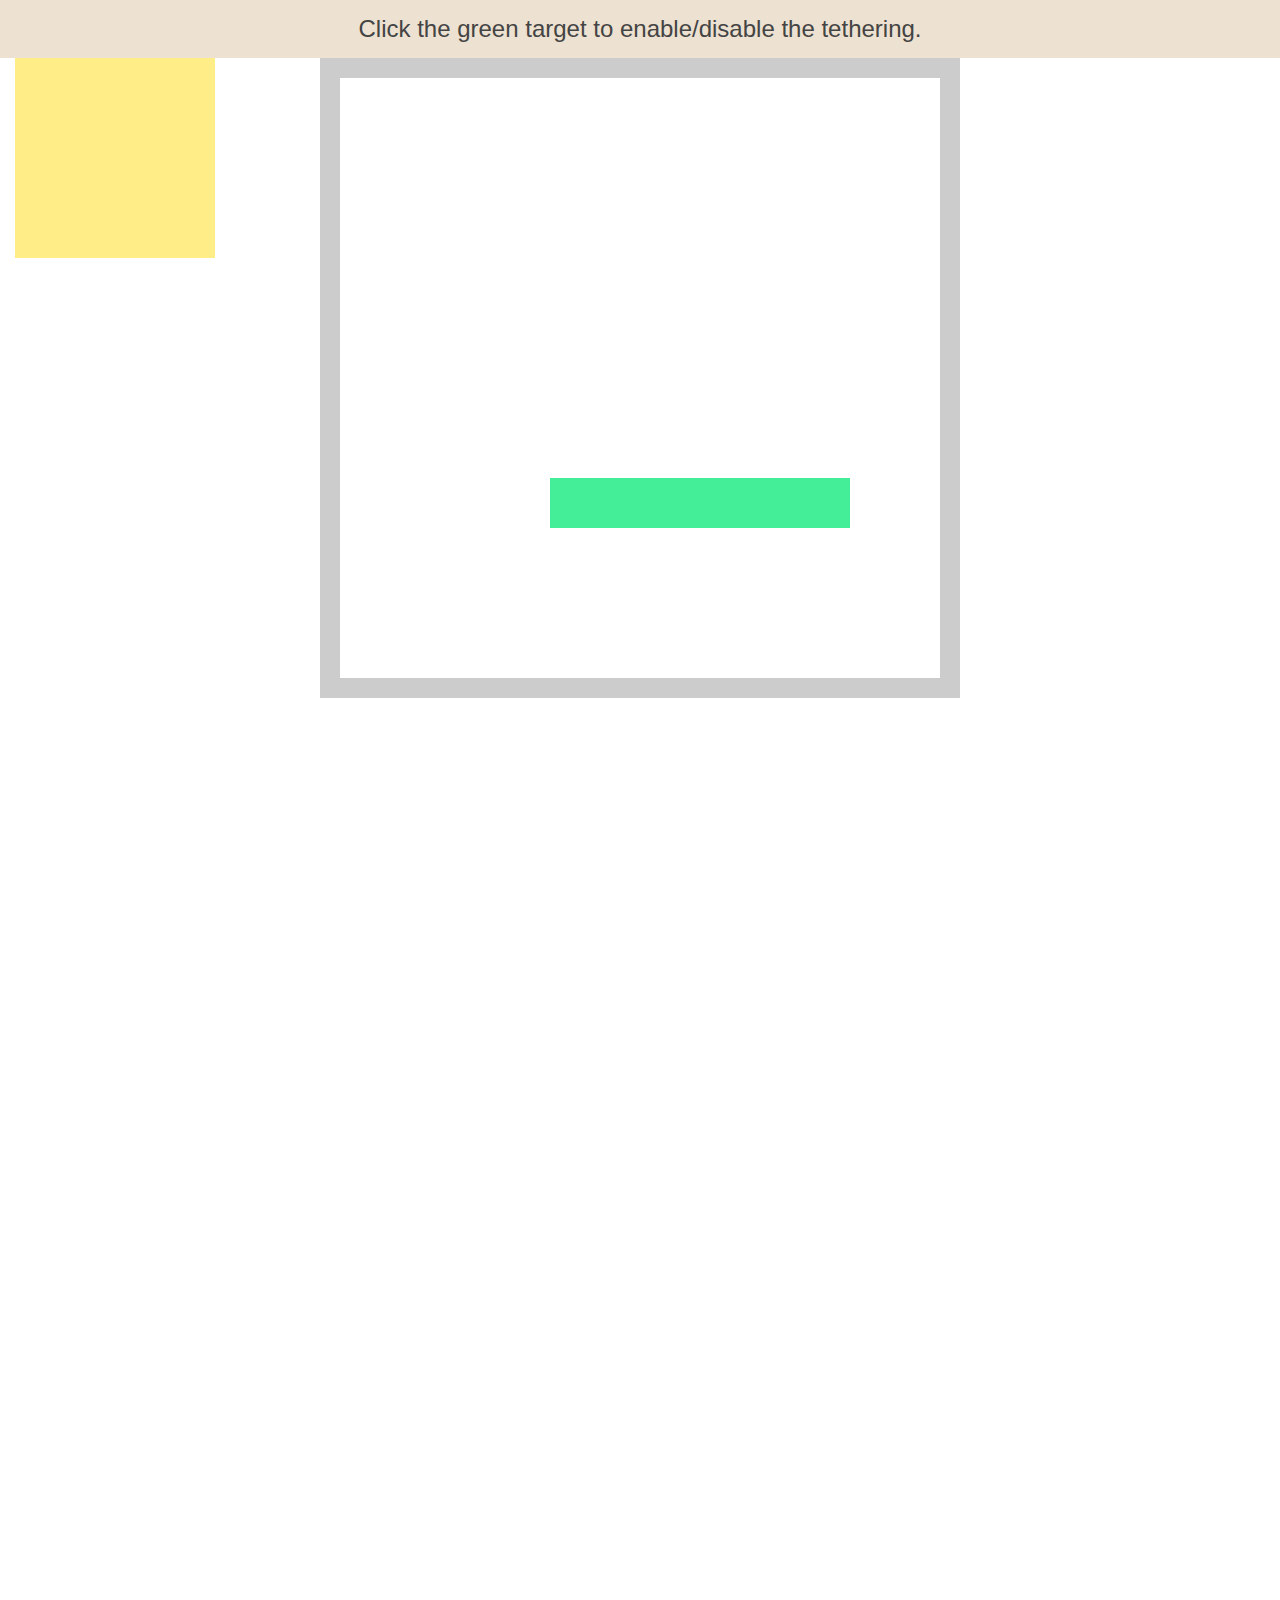
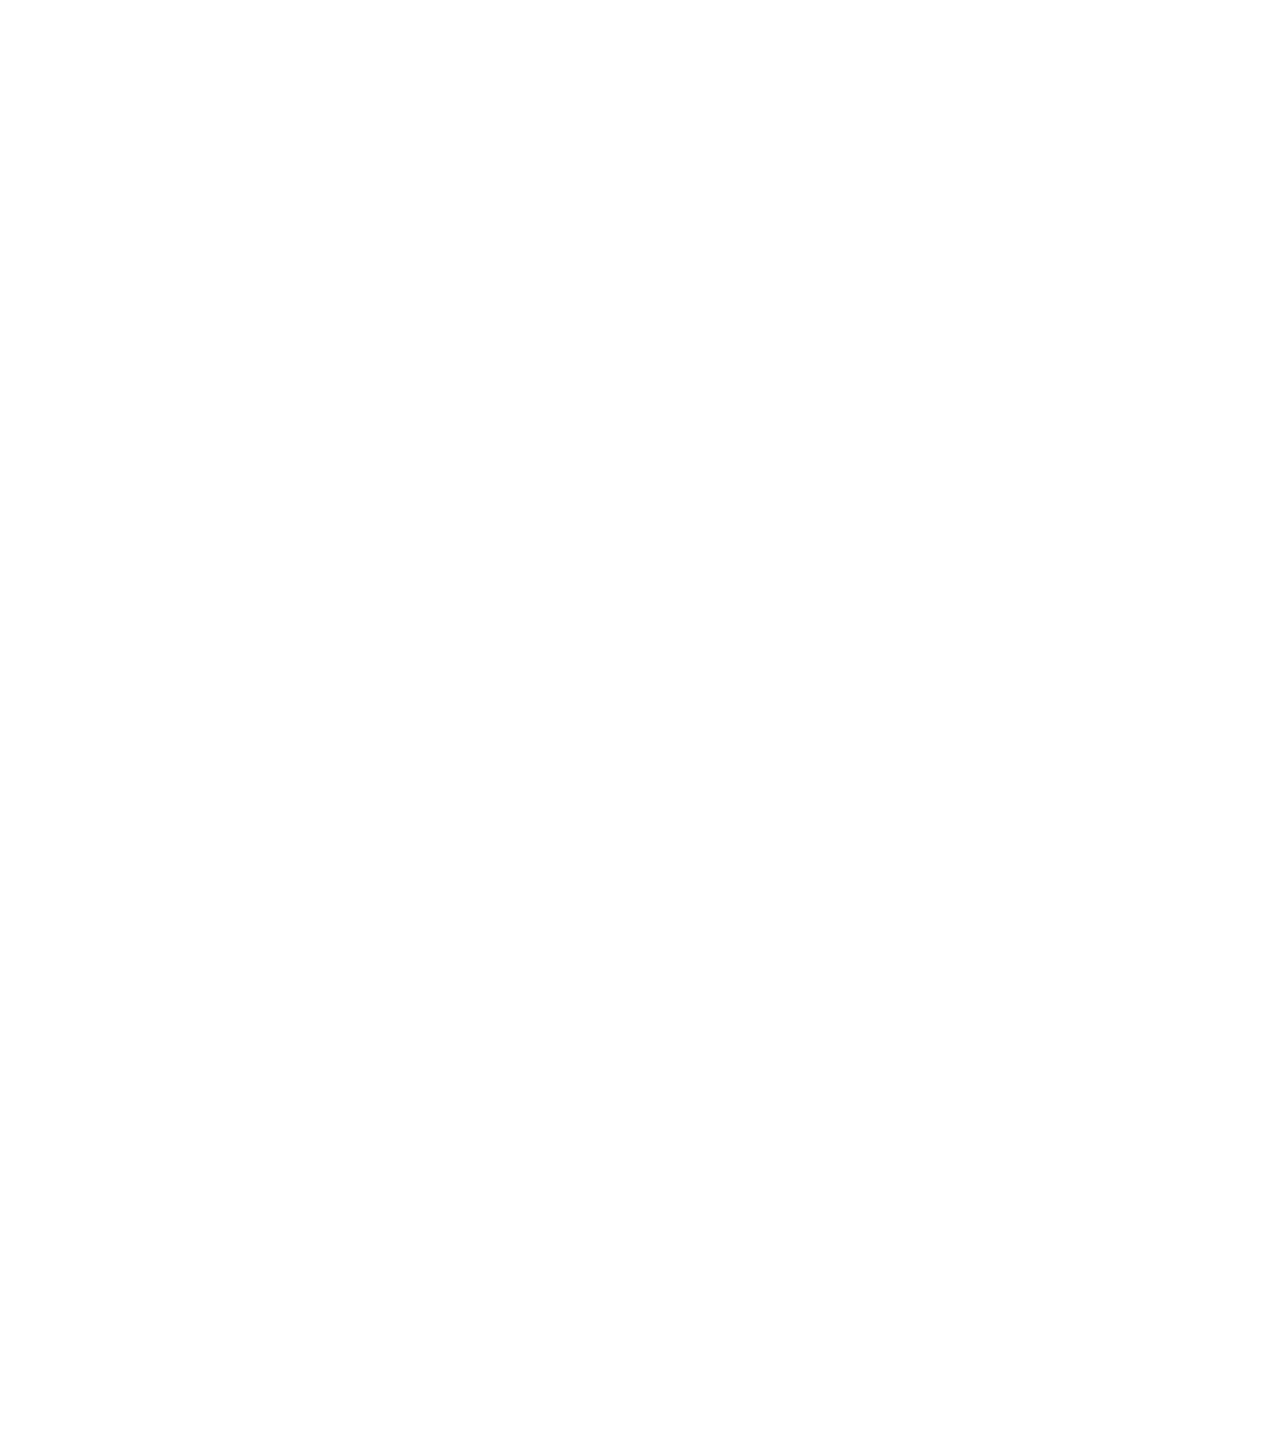
<file: src/Empty2Foo/wwwroot/lib/tether/examples/enable-disable/index.html>
<!DOCTYPE html>
<html>
    <head>
        <meta charset="utf-8">
        <meta http-equiv="X-UA-Compatible" content="chrome=1">
        <meta name="viewport" content="width=device-width, initial-scale=1, user-scalable=no">
        <link rel="stylesheet" href="../resources/css/base.css" />
        <link rel="stylesheet" href="../common/css/style.css" />
    </head>
    <body>
        <div class="instructions">Click the green target to enable/disable the tethering.</div>

        <div class="element"></div>
        <div class="container">
            <div class="pad"></div>
            <div class="target"></div>
            <div class="pad"></div>
        </div>

        <script src="//github.hubspot.com/tether/dist/js/tether.js"></script>
        <script>
            var tether = new Tether({
                element: '.element',
                target: '.target',
                attachment: 'top left',
                targetAttachment: 'top right'
            });

            document.querySelector('.target').addEventListener('click', function(){
                if (tether.enabled)
                    tether.disable();
                else
                    tether.enable();
            });
        </script>
    </body>
</html>
</file>
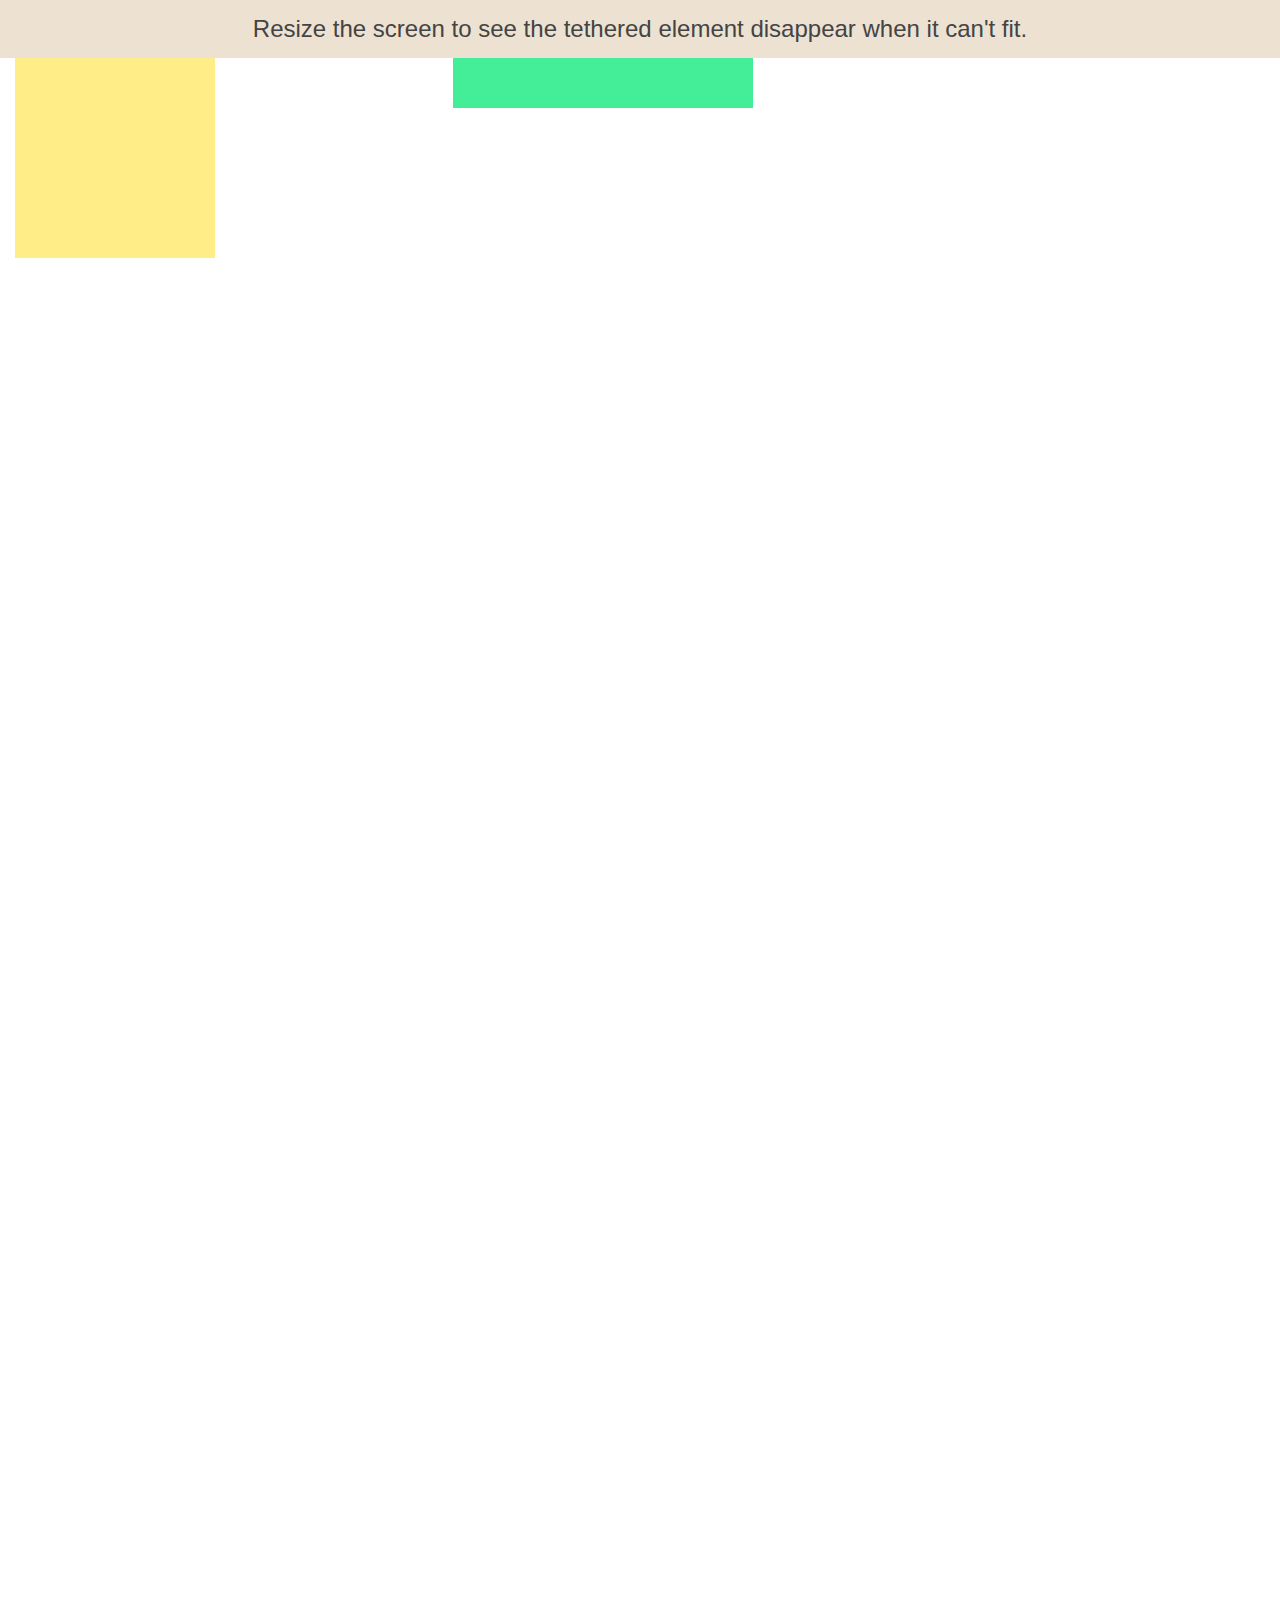
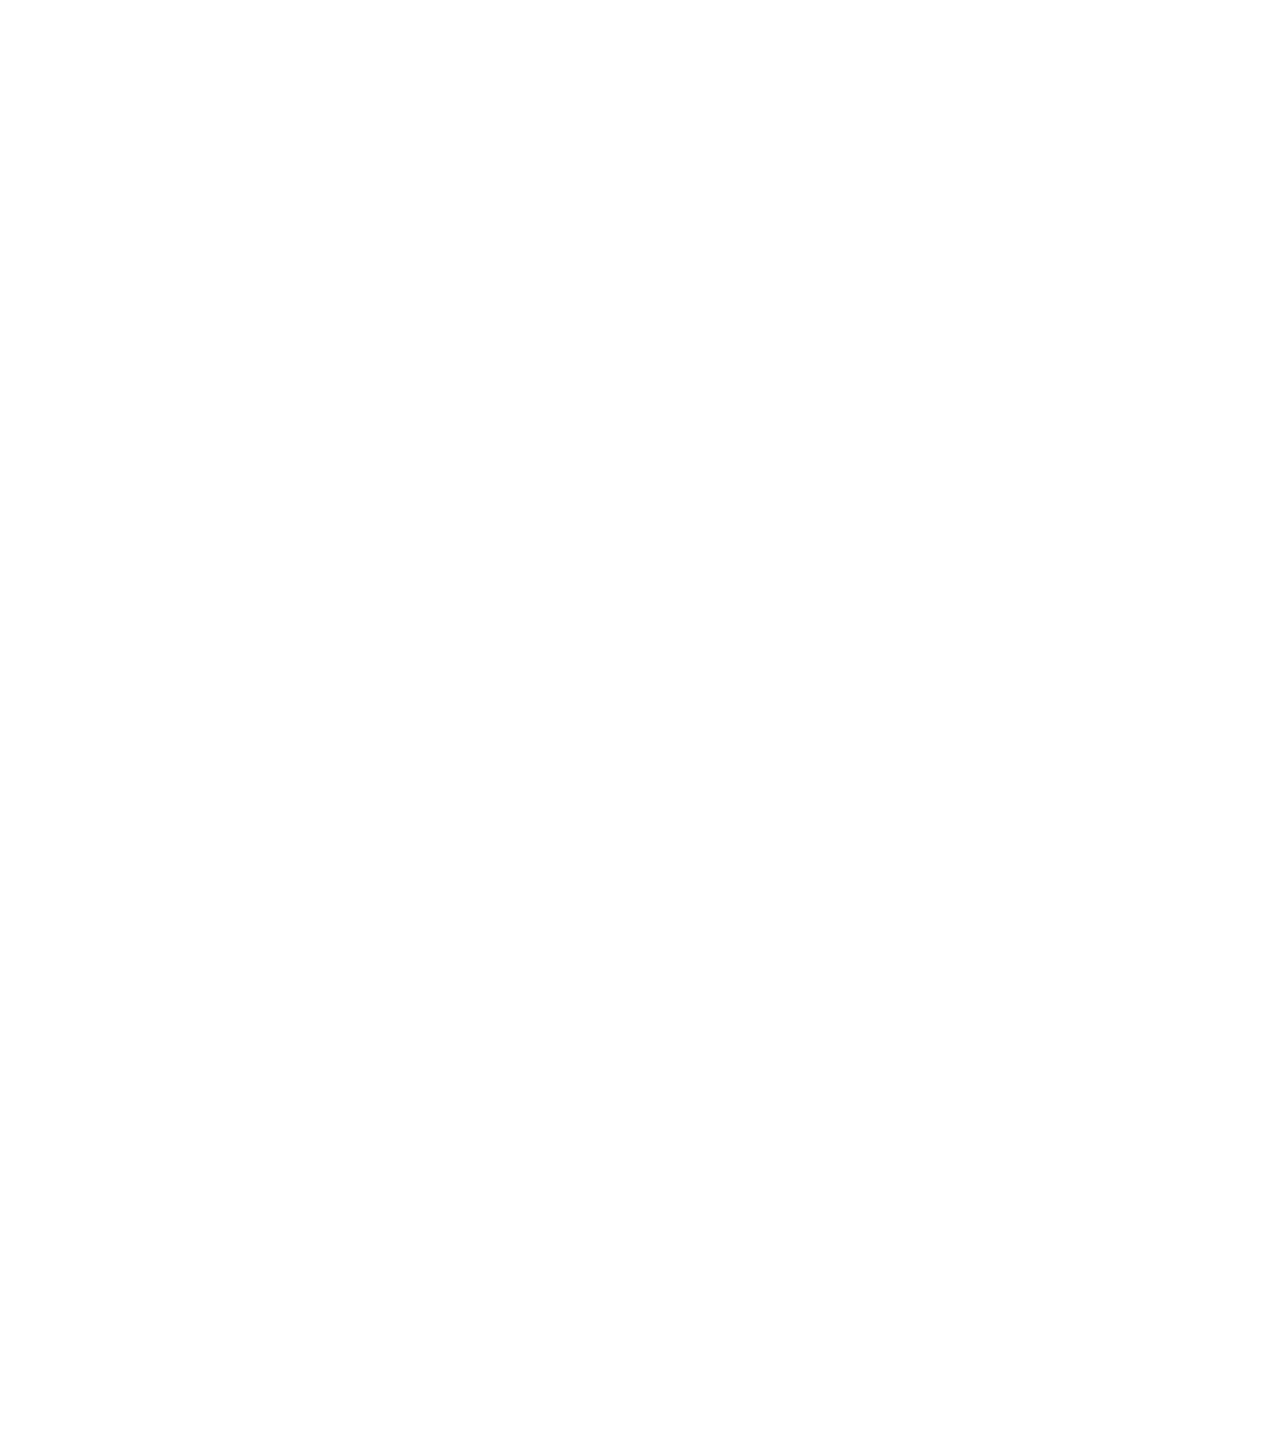
<file: src/Empty2Foo/wwwroot/lib/tether/examples/out-of-bounds/index.html>
<!DOCTYPE html>
<html>
    <head>
        <meta charset="utf-8">
        <meta http-equiv="X-UA-Compatible" content="chrome=1">
        <meta name="viewport" content="width=device-width, initial-scale=1, user-scalable=no">
        <link rel="stylesheet" href="../resources/css/base.css" />
        <link rel="stylesheet" href="../common/css/style.css" />
        <style>
            .tether-element.tether-out-of-bounds {
                display: none;
            }
        </style>
    </head>
    <body>
        <div class="instructions">Resize the screen to see the tethered element disappear when it can't fit.</div>

        <div class="element"></div>
        <div class="target"></div>

        <script src="//github.hubspot.com/tether/dist/js/tether.js"></script>
        <script>
            var tether = new Tether({
                element: '.element',
                target: '.target',
                attachment: 'top left',
                targetAttachment: 'top right',
                constraints: [{
                    to: 'window',
                    attachment: 'together'
                }]
            });
            tether.on('update', function(event) {
                console.log(event);
            });
        </script>
    </body>
</html>
</file>
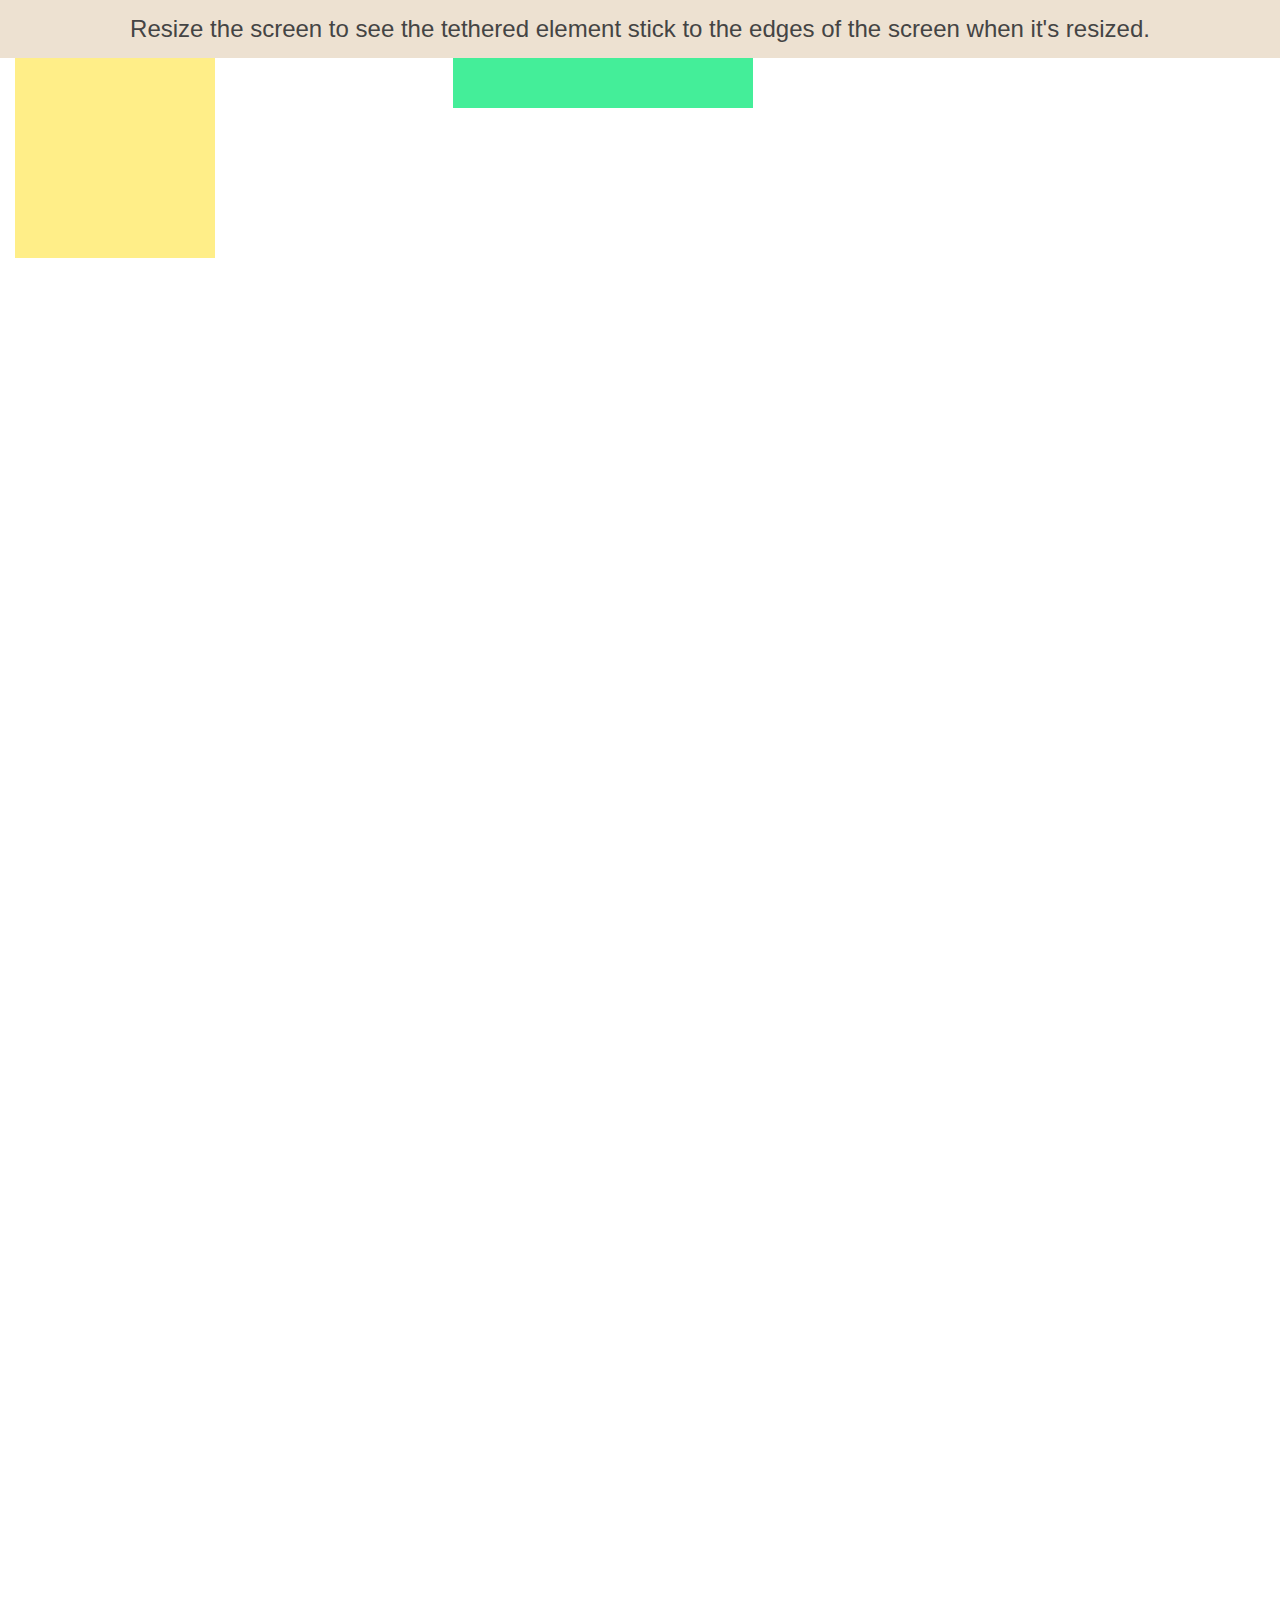
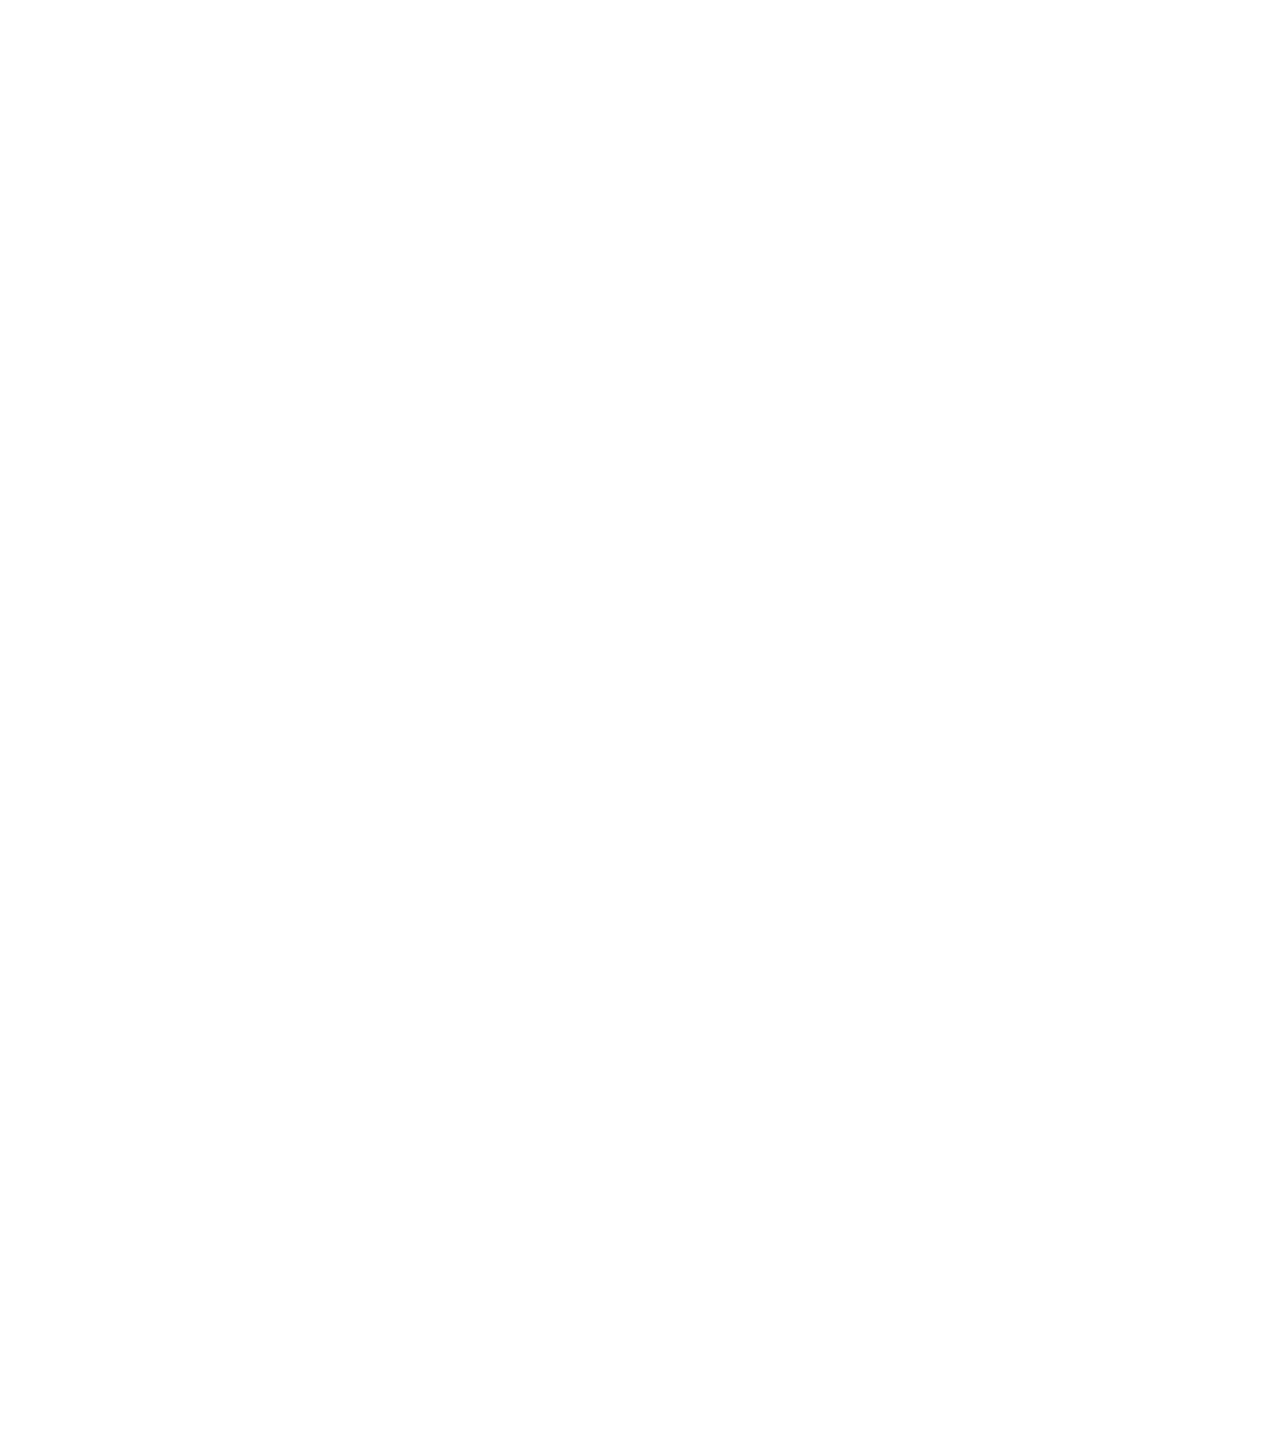
<file: src/Empty2Foo/wwwroot/lib/tether/examples/pin/index.html>
<!DOCTYPE html>
<html>
    <head>
        <meta charset="utf-8">
        <meta http-equiv="X-UA-Compatible" content="chrome=1">
        <meta name="viewport" content="width=device-width, initial-scale=1, user-scalable=no">
        <link rel="stylesheet" href="../resources/css/base.css" />
        <link rel="stylesheet" href="../common/css/style.css" />
    </head>
    <body>
        <div class="instructions">Resize the screen to see the tethered element stick to the edges of the screen when it's resized.</div>

        <div class="element"></div>
        <div class="target"></div>

        <script src="//github.hubspot.com/tether/dist/js/tether.js"></script>
        <script>
            new Tether({
                element: '.element',
                target: '.target',
                attachment: 'top left',
                targetAttachment: 'top right',
                constraints: [{
                    to: 'window',
                    pin: true
                }]
            });
        </script>
    </body>
</html>
</file>
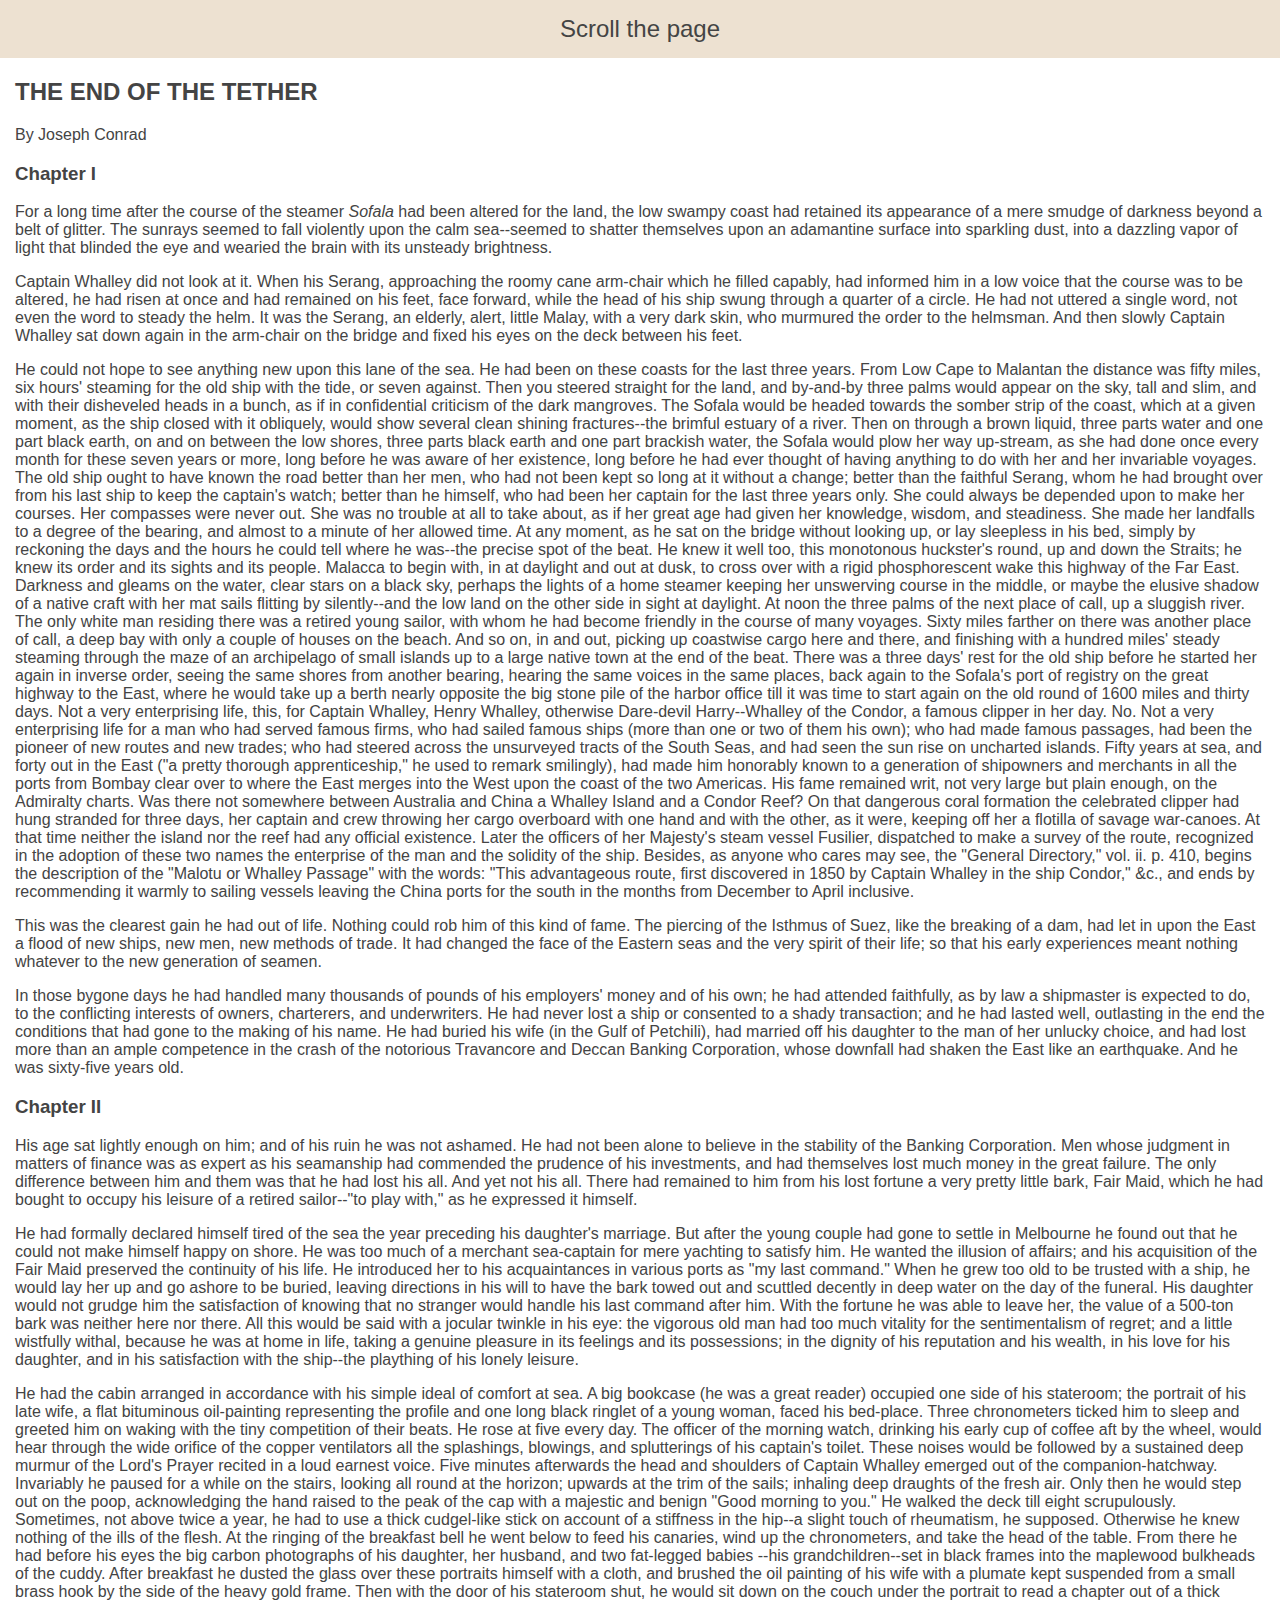
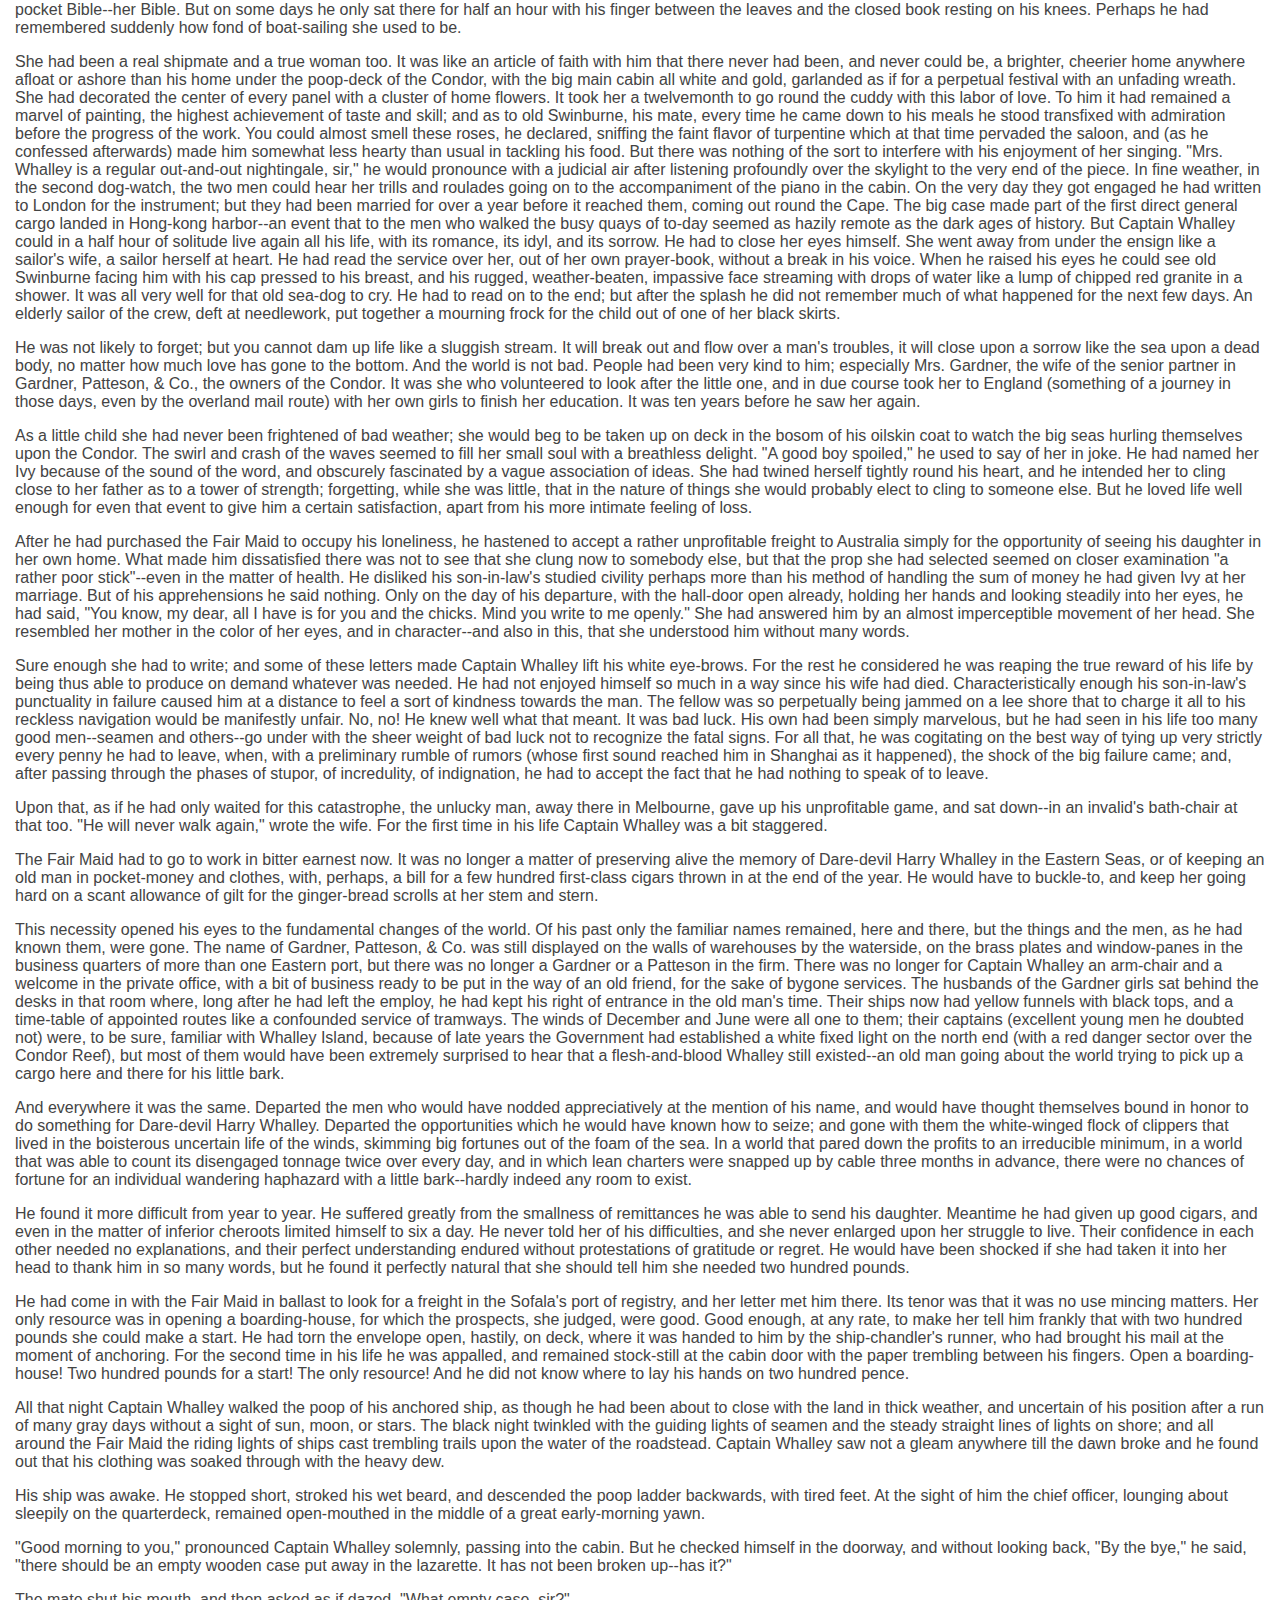
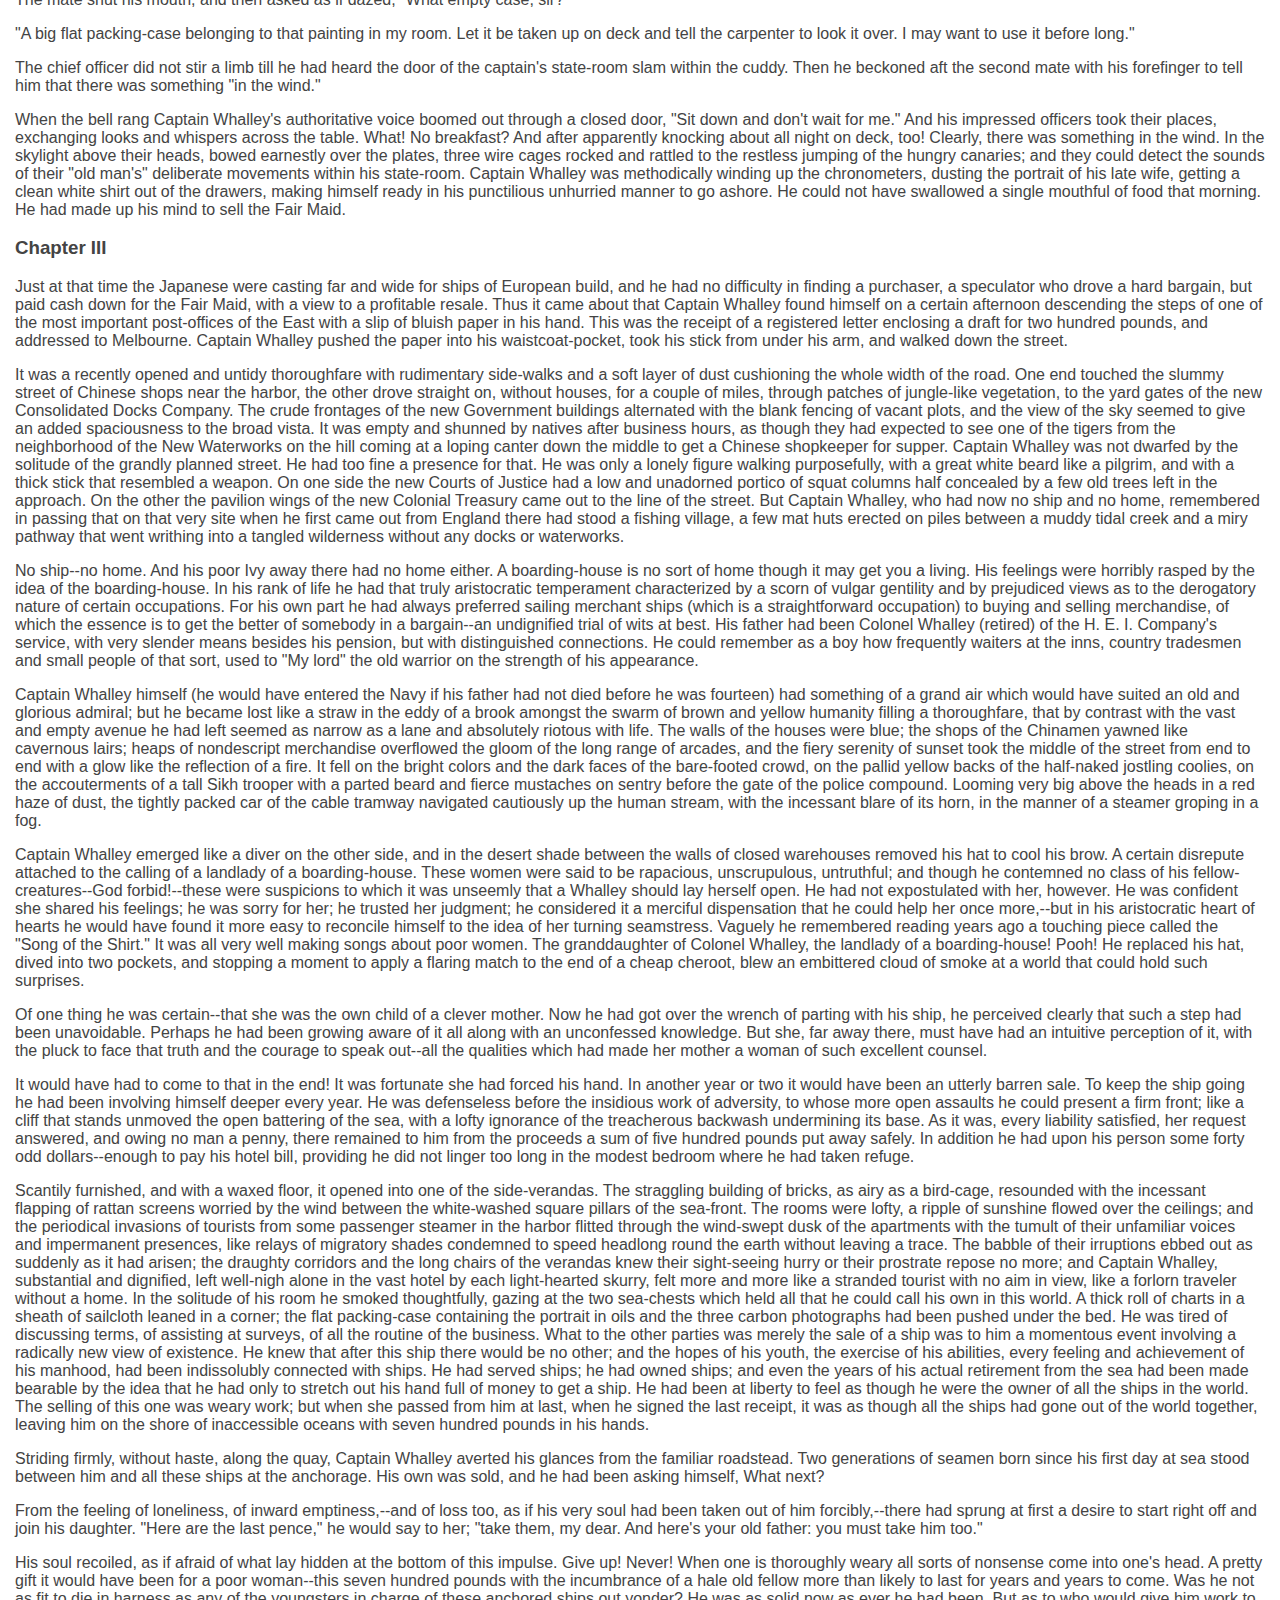
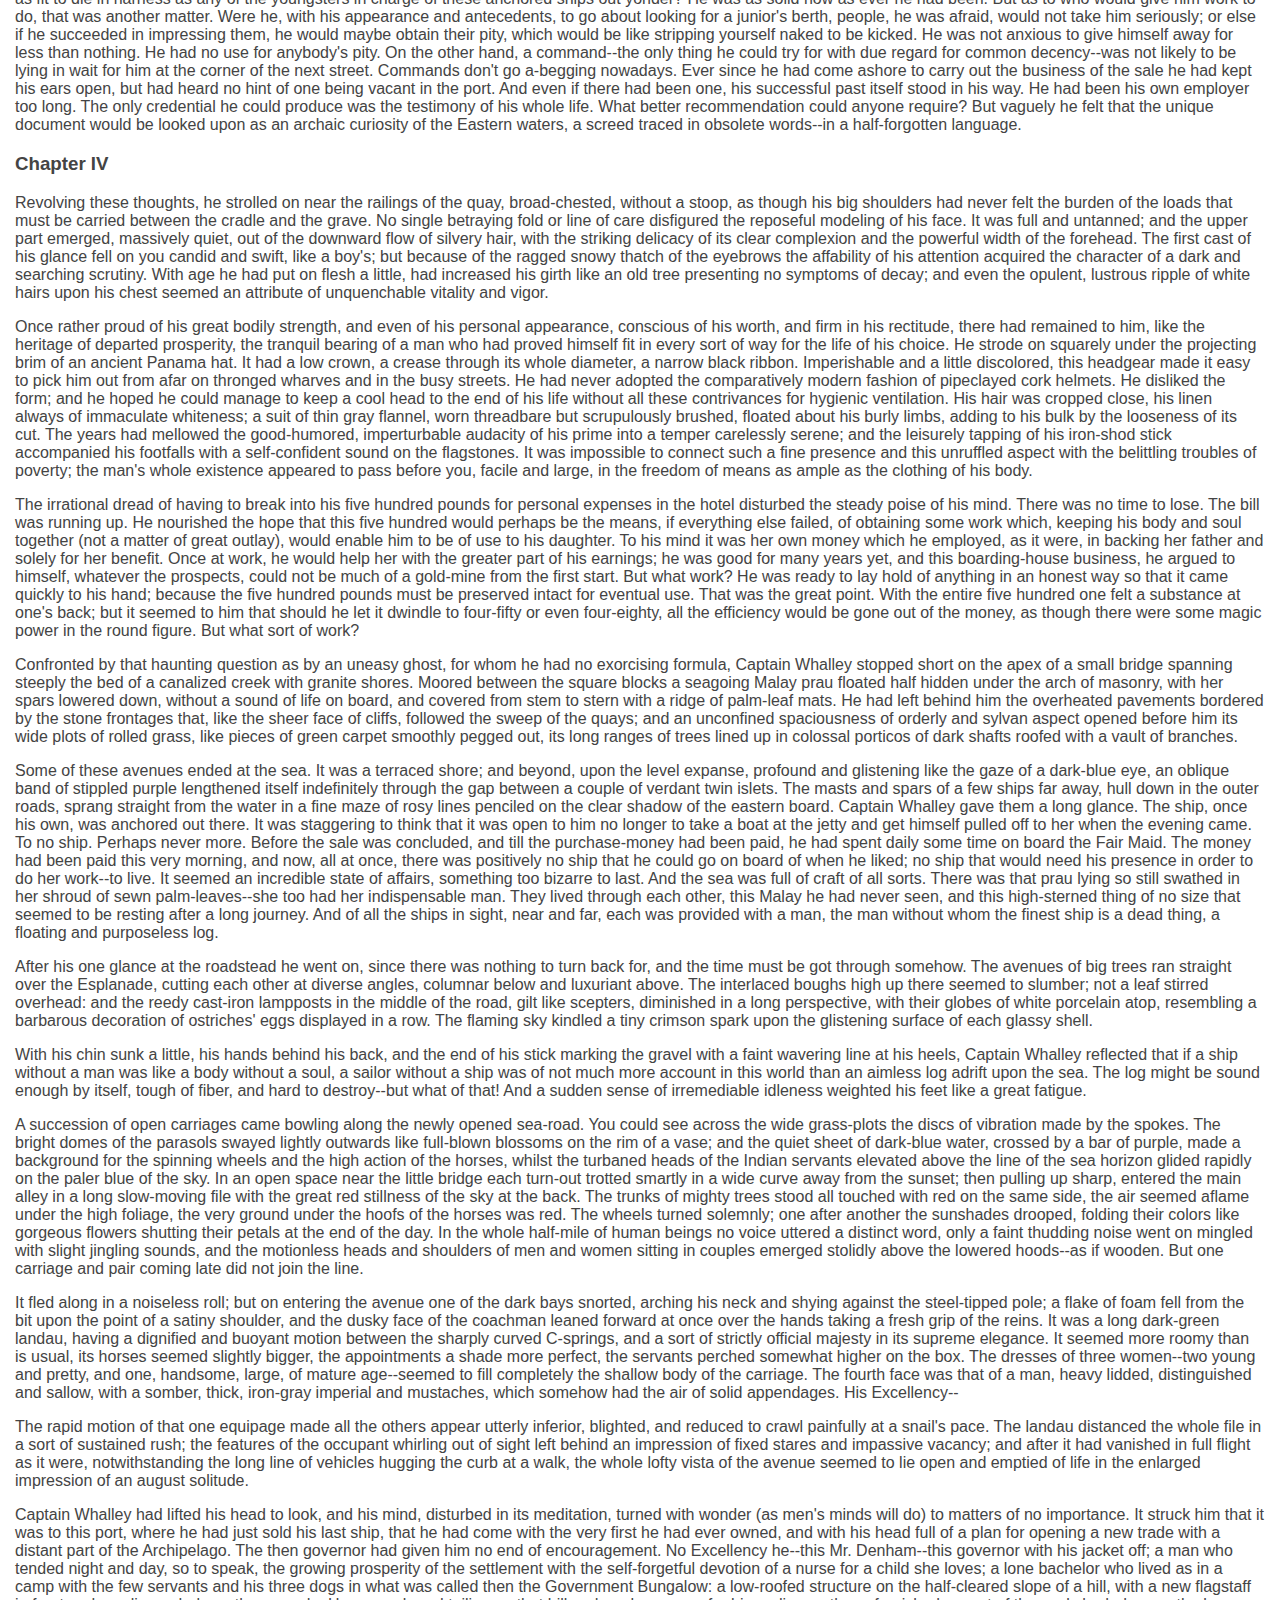
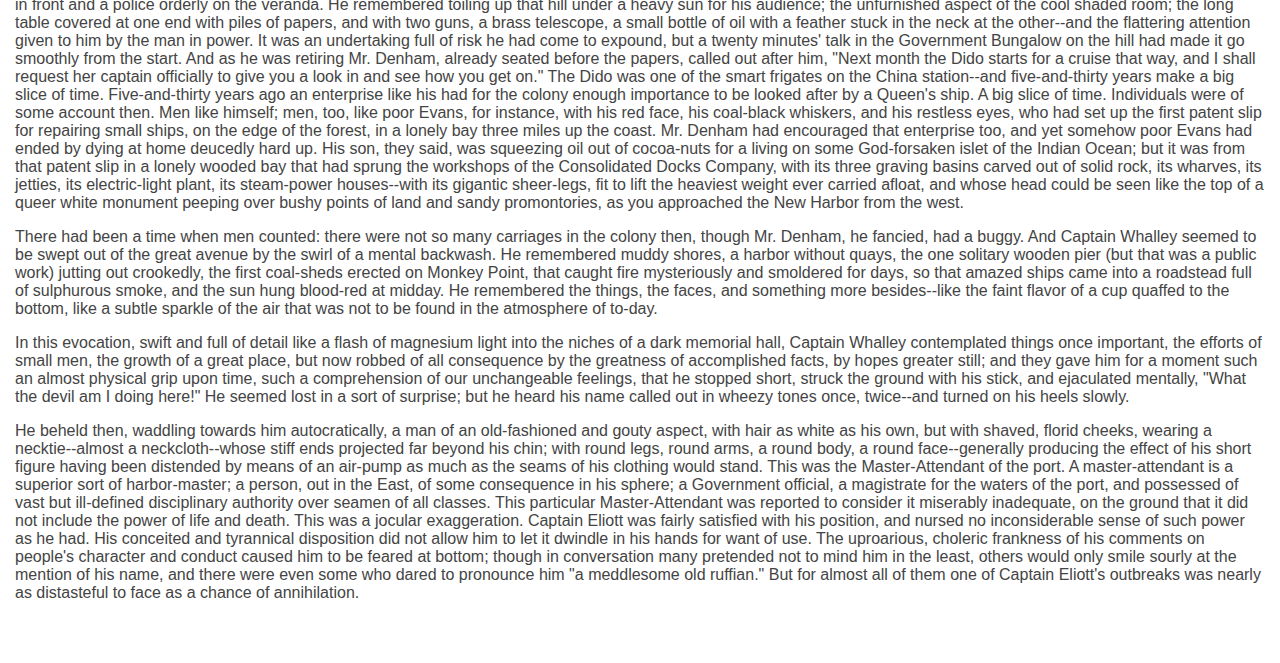
<file: src/Empty2Foo/wwwroot/lib/tether/examples/scroll/index.html>
<!DOCTYPE html>
<html>
    <head>
        <link rel="stylesheet" href="../resources/css/base.css" />
        <link rel="stylesheet" href="../common/css/style.css" />
    </head>
    <body>

    <div class="instructions">Scroll the page</div>

    <h2>THE END OF THE TETHER</h2>

    <p>By Joseph Conrad</p>

    <h3>Chapter I</h3>

    <p>For a long time after the course of the steamer <em>Sofala</em> had been
    altered for the land, the low swampy coast had retained its appearance
    of a mere smudge of darkness beyond a belt of glitter. The sunrays
    seemed to fall violently upon the calm sea--seemed to shatter themselves
    upon an adamantine surface into sparkling dust, into a dazzling vapor
    of light that blinded the eye and wearied the brain with its unsteady
    brightness.</p>

    <p>Captain Whalley did not look at it. When his Serang, approaching the
    roomy cane arm-chair which he filled capably, had informed him in a low
    voice that the course was to be altered, he had risen at once and had
    remained on his feet, face forward, while the head of his ship swung
    through a quarter of a circle. He had not uttered a single word, not
    even the word to steady the helm. It was the Serang, an elderly, alert,
    little Malay, with a very dark skin, who murmured the order to the
    helmsman. And then slowly Captain Whalley sat down again in the
    arm-chair on the bridge and fixed his eyes on the deck between his feet.</p>

    <p>He could not hope to see anything new upon this lane of the sea. He had
    been on these coasts for the last three years. From Low Cape to Malantan
    the distance was fifty miles, six hours' steaming for the old ship with
    the tide, or seven against. Then you steered straight for the land, and
    by-and-by three palms would appear on the sky, tall and slim, and with
    their disheveled heads in a bunch, as if in confidential criticism of
    the dark mangroves. The Sofala would be headed towards the somber
    strip of the coast, which at a given moment, as the ship closed with
    it obliquely, would show several clean shining fractures--the brimful
    estuary of a river. Then on through a brown liquid, three parts water
    and one part black earth, on and on between the low shores, three parts
    black earth and one part brackish water, the Sofala would plow her way
    up-stream, as she had done once every month for these seven years or
    more, long before he was aware of her existence, long before he had ever
    thought of having anything to do with her and her invariable voyages.
    The old ship ought to have known the road better than her men, who had
    not been kept so long at it without a change; better than the faithful
    Serang, whom he had brought over from his last ship to keep the
    captain's watch; better than he himself, who had been her captain for
    the last three years only. She could always be depended upon to make her
    courses. Her compasses were never out. She was no trouble at all to
    take about, as if her great age had given her knowledge, wisdom, and
    steadiness. She made her landfalls to a degree of the bearing, and
    almost to a minute of her allowed time. At any moment, as he sat on
    the bridge without looking up, or lay sleepless in his bed, simply by
    reckoning the days and the hours he could tell where he was--the precise
    spot of the beat. He knew it well too, this monotonous huckster's
    round, up and down the Straits; he knew its order and its sights and its
    people. Malacca to begin with, in at daylight and out at dusk, to cross
    over with a rigid phosphorescent wake this highway of the Far East.
    Darkness and gleams on the water, clear stars on a black sky, perhaps
    the lights of a home steamer keeping her unswerving course in the
    middle, or maybe the elusive shadow of a native craft with her mat sails
    flitting by silently--and the low land on the other side in sight
    at daylight. At noon the three palms of the next place of call, up a
    sluggish river. The only white man residing there was a retired young
    sailor, with whom he had become friendly in the course of many voyages.
    Sixty miles farther on there was another place of call, a deep bay with
    only a couple of houses on the beach. And so on, in and out, picking
    up coastwise cargo here and there, and finishing with a hundred miles'
    steady steaming through the maze of an archipelago of small islands up
    to a large native town at the end of the beat. There was a three days'
    rest for the old ship before he started her again in inverse order,
    seeing the same shores from another bearing, hearing the same voices
    in the same places, back again to the Sofala's port of registry on
    the great highway to the East, where he would take up a berth nearly
    opposite the big stone pile of the harbor office till it was time to
    start again on the old round of 1600 miles and thirty days. Not a very
    enterprising life, this, for Captain Whalley, Henry Whalley, otherwise
    Dare-devil Harry--Whalley of the Condor, a famous clipper in her day.
    No. Not a very enterprising life for a man who had served famous firms,
    who had sailed famous ships (more than one or two of them his own); who
    had made famous passages, had been the pioneer of new routes and new
    trades; who had steered across the unsurveyed tracts of the South Seas,
    and had seen the sun rise on uncharted islands. Fifty years at sea, and
    forty out in the East ("a pretty thorough apprenticeship," he used
    to remark smilingly), had made him honorably known to a generation of
    shipowners and merchants in all the ports from Bombay clear over to
    where the East merges into the West upon the coast of the two Americas.
    His fame remained writ, not very large but plain enough, on the
    Admiralty charts. Was there not somewhere between Australia and China a
    Whalley Island and a Condor Reef? On that dangerous coral formation the
    celebrated clipper had hung stranded for three days, her captain and
    crew throwing her cargo overboard with one hand and with the other, as
    it were, keeping off her a flotilla of savage war-canoes. At that time
    neither the island nor the reef had any official existence. Later the
    officers of her Majesty's steam vessel Fusilier, dispatched to make a
    survey of the route, recognized in the adoption of these two names the
    enterprise of the man and the solidity of the ship. Besides, as anyone
    who cares may see, the "General Directory," vol. ii. p. 410, begins the
    description of the "Malotu or Whalley Passage" with the words: "This
    advantageous route, first discovered in 1850 by Captain Whalley in the
    ship Condor," &amp;c., and ends by recommending it warmly to sailing vessels
    leaving the China ports for the south in the months from December to
    April inclusive.</p>

    <p>This was the clearest gain he had out of life. Nothing could rob him
    of this kind of fame. The piercing of the Isthmus of Suez, like the
    breaking of a dam, had let in upon the East a flood of new ships, new
    men, new methods of trade. It had changed the face of the Eastern seas
    and the very spirit of their life; so that his early experiences meant
    nothing whatever to the new generation of seamen.</p>

    <p>In those bygone days he had handled many thousands of pounds of his
    employers' money and of his own; he had attended faithfully, as by law
    a shipmaster is expected to do, to the conflicting interests of owners,
    charterers, and underwriters. He had never lost a ship or consented to
    a shady transaction; and he had lasted well, outlasting in the end the
    conditions that had gone to the making of his name. He had buried his
    wife (in the Gulf of Petchili), had married off his daughter to the man
    of her unlucky choice, and had lost more than an ample competence in the
    crash of the notorious Travancore and Deccan Banking Corporation, whose
    downfall had shaken the East like an earthquake. And he was sixty-five
    years old.</p>

    <h3>Chapter II</h3>

    <p>His age sat lightly enough on him; and of his ruin he was not ashamed.
    He had not been alone to believe in the stability of the Banking
    Corporation. Men whose judgment in matters of finance was as expert as
    his seamanship had commended the prudence of his investments, and had
    themselves lost much money in the great failure. The only difference
    between him and them was that he had lost his all. And yet not his all.
    There had remained to him from his lost fortune a very pretty little
    bark, Fair Maid, which he had bought to occupy his leisure of a retired
    sailor--"to play with," as he expressed it himself.</p>

    <p>He had formally declared himself tired of the sea the year preceding his
    daughter's marriage. But after the young couple had gone to settle in
    Melbourne he found out that he could not make himself happy on shore. He
    was too much of a merchant sea-captain for mere yachting to satisfy him.
    He wanted the illusion of affairs; and his acquisition of the Fair
    Maid preserved the continuity of his life. He introduced her to his
    acquaintances in various ports as "my last command." When he grew too
    old to be trusted with a ship, he would lay her up and go ashore to be
    buried, leaving directions in his will to have the bark towed out and
    scuttled decently in deep water on the day of the funeral. His daughter
    would not grudge him the satisfaction of knowing that no stranger would
    handle his last command after him. With the fortune he was able to leave
    her, the value of a 500-ton bark was neither here nor there. All this
    would be said with a jocular twinkle in his eye: the vigorous old man
    had too much vitality for the sentimentalism of regret; and a little
    wistfully withal, because he was at home in life, taking a genuine
    pleasure in its feelings and its possessions; in the dignity of his
    reputation and his wealth, in his love for his daughter, and in his
    satisfaction with the ship--the plaything of his lonely leisure.</p>

    <p>He had the cabin arranged in accordance with his simple ideal of comfort
    at sea. A big bookcase (he was a great reader) occupied one side of his
    stateroom; the portrait of his late wife, a flat bituminous oil-painting
    representing the profile and one long black ringlet of a young woman,
    faced his bed-place. Three chronometers ticked him to sleep and greeted
    him on waking with the tiny competition of their beats. He rose at five
    every day. The officer of the morning watch, drinking his early cup
    of coffee aft by the wheel, would hear through the wide orifice of the
    copper ventilators all the splashings, blowings, and splutterings of
    his captain's toilet. These noises would be followed by a sustained
    deep murmur of the Lord's Prayer recited in a loud earnest voice. Five
    minutes afterwards the head and shoulders of Captain Whalley emerged
    out of the companion-hatchway. Invariably he paused for a while on the
    stairs, looking all round at the horizon; upwards at the trim of the
    sails; inhaling deep draughts of the fresh air. Only then he would step
    out on the poop, acknowledging the hand raised to the peak of the cap
    with a majestic and benign "Good morning to you." He walked the deck
    till eight scrupulously. Sometimes, not above twice a year, he had to
    use a thick cudgel-like stick on account of a stiffness in the hip--a
    slight touch of rheumatism, he supposed. Otherwise he knew nothing of
    the ills of the flesh. At the ringing of the breakfast bell he went
    below to feed his canaries, wind up the chronometers, and take the
    head of the table. From there he had before his eyes the big carbon
    photographs of his daughter, her husband, and two fat-legged babies
    --his grandchildren--set in black frames into the maplewood bulkheads
    of the cuddy. After breakfast he dusted the glass over these portraits
    himself with a cloth, and brushed the oil painting of his wife with a
    plumate kept suspended from a small brass hook by the side of the heavy
    gold frame. Then with the door of his stateroom shut, he would sit down
    on the couch under the portrait to read a chapter out of a thick pocket
    Bible--her Bible. But on some days he only sat there for half an hour
    with his finger between the leaves and the closed book resting on his
    knees. Perhaps he had remembered suddenly how fond of boat-sailing she
    used to be.</p>

    <p>She had been a real shipmate and a true woman too. It was like an
    article of faith with him that there never had been, and never could be,
    a brighter, cheerier home anywhere afloat or ashore than his home under
    the poop-deck of the Condor, with the big main cabin all white and gold,
    garlanded as if for a perpetual festival with an unfading wreath. She
    had decorated the center of every panel with a cluster of home flowers.
    It took her a twelvemonth to go round the cuddy with this labor of love.
    To him it had remained a marvel of painting, the highest achievement of
    taste and skill; and as to old Swinburne, his mate, every time he
    came down to his meals he stood transfixed with admiration before the
    progress of the work. You could almost smell these roses, he declared,
    sniffing the faint flavor of turpentine which at that time pervaded the
    saloon, and (as he confessed afterwards) made him somewhat less hearty
    than usual in tackling his food. But there was nothing of the sort to
    interfere with his enjoyment of her singing. "Mrs. Whalley is a regular
    out-and-out nightingale, sir," he would pronounce with a judicial air
    after listening profoundly over the skylight to the very end of the
    piece. In fine weather, in the second dog-watch, the two men could hear
    her trills and roulades going on to the accompaniment of the piano in
    the cabin. On the very day they got engaged he had written to London
    for the instrument; but they had been married for over a year before it
    reached them, coming out round the Cape. The big case made part of the
    first direct general cargo landed in Hong-kong harbor--an event that to
    the men who walked the busy quays of to-day seemed as hazily remote as
    the dark ages of history. But Captain Whalley could in a half hour of
    solitude live again all his life, with its romance, its idyl, and its
    sorrow. He had to close her eyes himself. She went away from under the
    ensign like a sailor's wife, a sailor herself at heart. He had read
    the service over her, out of her own prayer-book, without a break in his
    voice. When he raised his eyes he could see old Swinburne facing him
    with his cap pressed to his breast, and his rugged, weather-beaten,
    impassive face streaming with drops of water like a lump of chipped red
    granite in a shower. It was all very well for that old sea-dog to cry.
    He had to read on to the end; but after the splash he did not remember
    much of what happened for the next few days. An elderly sailor of the
    crew, deft at needlework, put together a mourning frock for the child
    out of one of her black skirts.</p>

    <p>He was not likely to forget; but you cannot dam up life like a sluggish
    stream. It will break out and flow over a man's troubles, it will close
    upon a sorrow like the sea upon a dead body, no matter how much love has
    gone to the bottom. And the world is not bad. People had been very
    kind to him; especially Mrs. Gardner, the wife of the senior partner
    in Gardner, Patteson, &amp; Co., the owners of the Condor. It was she who
    volunteered to look after the little one, and in due course took her to
    England (something of a journey in those days, even by the overland
    mail route) with her own girls to finish her education. It was ten years
    before he saw her again.</p>

    <p>As a little child she had never been frightened of bad weather; she
    would beg to be taken up on deck in the bosom of his oilskin coat to
    watch the big seas hurling themselves upon the Condor. The swirl and
    crash of the waves seemed to fill her small soul with a breathless
    delight. "A good boy spoiled," he used to say of her in joke. He had
    named her Ivy because of the sound of the word, and obscurely fascinated
    by a vague association of ideas. She had twined herself tightly round
    his heart, and he intended her to cling close to her father as to a
    tower of strength; forgetting, while she was little, that in the nature
    of things she would probably elect to cling to someone else. But
    he loved life well enough for even that event to give him a certain
    satisfaction, apart from his more intimate feeling of loss.</p>

    <p>After he had purchased the Fair Maid to occupy his loneliness, he
    hastened to accept a rather unprofitable freight to Australia simply for
    the opportunity of seeing his daughter in her own home. What made him
    dissatisfied there was not to see that she clung now to somebody else,
    but that the prop she had selected seemed on closer examination "a
    rather poor stick"--even in the matter of health. He disliked his
    son-in-law's studied civility perhaps more than his method of
    handling the sum of money he had given Ivy at her marriage. But of his
    apprehensions he said nothing. Only on the day of his departure, with
    the hall-door open already, holding her hands and looking steadily into
    her eyes, he had said, "You know, my dear, all I have is for you and the
    chicks. Mind you write to me openly." She had answered him by an almost
    imperceptible movement of her head. She resembled her mother in
    the color of her eyes, and in character--and also in this, that she
    understood him without many words.</p>

    <p>Sure enough she had to write; and some of these letters made Captain
    Whalley lift his white eye-brows. For the rest he considered he was
    reaping the true reward of his life by being thus able to produce on
    demand whatever was needed. He had not enjoyed himself so much in a
    way since his wife had died. Characteristically enough his son-in-law's
    punctuality in failure caused him at a distance to feel a sort of
    kindness towards the man. The fellow was so perpetually being jammed on
    a lee shore that to charge it all to his reckless navigation would be
    manifestly unfair. No, no! He knew well what that meant. It was bad
    luck. His own had been simply marvelous, but he had seen in his life too
    many good men--seamen and others--go under with the sheer weight of bad
    luck not to recognize the fatal signs. For all that, he was cogitating
    on the best way of tying up very strictly every penny he had to leave,
    when, with a preliminary rumble of rumors (whose first sound reached
    him in Shanghai as it happened), the shock of the big failure came;
    and, after passing through the phases of stupor, of incredulity, of
    indignation, he had to accept the fact that he had nothing to speak of
    to leave.</p>

    <p>Upon that, as if he had only waited for this catastrophe, the unlucky
    man, away there in Melbourne, gave up his unprofitable game, and sat
    down--in an invalid's bath-chair at that too. "He will never walk
    again," wrote the wife. For the first time in his life Captain Whalley
    was a bit staggered.</p>

    <p>The Fair Maid had to go to work in bitter earnest now. It was no longer
    a matter of preserving alive the memory of Dare-devil Harry Whalley in
    the Eastern Seas, or of keeping an old man in pocket-money and clothes,
    with, perhaps, a bill for a few hundred first-class cigars thrown in at
    the end of the year. He would have to buckle-to, and keep her going hard
    on a scant allowance of gilt for the ginger-bread scrolls at her stem
    and stern.</p>

    <p>This necessity opened his eyes to the fundamental changes of the world.
    Of his past only the familiar names remained, here and there, but
    the things and the men, as he had known them, were gone. The name of
    Gardner, Patteson, &amp; Co. was still displayed on the walls of warehouses
    by the waterside, on the brass plates and window-panes in the business
    quarters of more than one Eastern port, but there was no longer a
    Gardner or a Patteson in the firm. There was no longer for Captain
    Whalley an arm-chair and a welcome in the private office, with a bit of
    business ready to be put in the way of an old friend, for the sake of
    bygone services. The husbands of the Gardner girls sat behind the desks
    in that room where, long after he had left the employ, he had kept his
    right of entrance in the old man's time. Their ships now had yellow
    funnels with black tops, and a time-table of appointed routes like a
    confounded service of tramways. The winds of December and June were all
    one to them; their captains (excellent young men he doubted not) were,
    to be sure, familiar with Whalley Island, because of late years the
    Government had established a white fixed light on the north end (with
    a red danger sector over the Condor Reef), but most of them would have
    been extremely surprised to hear that a flesh-and-blood Whalley still
    existed--an old man going about the world trying to pick up a cargo here
    and there for his little bark.</p>

    <p>And everywhere it was the same. Departed the men who would have nodded
    appreciatively at the mention of his name, and would have thought
    themselves bound in honor to do something for Dare-devil Harry Whalley.
    Departed the opportunities which he would have known how to seize; and
    gone with them the white-winged flock of clippers that lived in the
    boisterous uncertain life of the winds, skimming big fortunes out of
    the foam of the sea. In a world that pared down the profits to an
    irreducible minimum, in a world that was able to count its disengaged
    tonnage twice over every day, and in which lean charters were snapped up
    by cable three months in advance, there were no chances of fortune for
    an individual wandering haphazard with a little bark--hardly indeed any
    room to exist.</p>

    <p>He found it more difficult from year to year. He suffered greatly from
    the smallness of remittances he was able to send his daughter. Meantime
    he had given up good cigars, and even in the matter of inferior cheroots
    limited himself to six a day. He never told her of his difficulties, and
    she never enlarged upon her struggle to live. Their confidence in each
    other needed no explanations, and their perfect understanding endured
    without protestations of gratitude or regret. He would have been shocked
    if she had taken it into her head to thank him in so many words, but
    he found it perfectly natural that she should tell him she needed two
    hundred pounds.</p>

    <p>He had come in with the Fair Maid in ballast to look for a freight in
    the Sofala's port of registry, and her letter met him there. Its tenor
    was that it was no use mincing matters. Her only resource was in opening
    a boarding-house, for which the prospects, she judged, were good. Good
    enough, at any rate, to make her tell him frankly that with two hundred
    pounds she could make a start. He had torn the envelope open, hastily,
    on deck, where it was handed to him by the ship-chandler's runner, who
    had brought his mail at the moment of anchoring. For the second time
    in his life he was appalled, and remained stock-still at the cabin door
    with the paper trembling between his fingers. Open a boarding-house! Two
    hundred pounds for a start! The only resource! And he did not know where
    to lay his hands on two hundred pence.</p>

    <p>All that night Captain Whalley walked the poop of his anchored ship, as
    though he had been about to close with the land in thick weather, and
    uncertain of his position after a run of many gray days without a sight
    of sun, moon, or stars. The black night twinkled with the guiding lights
    of seamen and the steady straight lines of lights on shore; and all
    around the Fair Maid the riding lights of ships cast trembling trails
    upon the water of the roadstead. Captain Whalley saw not a gleam
    anywhere till the dawn broke and he found out that his clothing was
    soaked through with the heavy dew.</p>

    <p>His ship was awake. He stopped short, stroked his wet beard, and
    descended the poop ladder backwards, with tired feet. At the sight
    of him the chief officer, lounging about sleepily on the quarterdeck,
    remained open-mouthed in the middle of a great early-morning yawn.</p>

    <p>"Good morning to you," pronounced Captain Whalley solemnly, passing into
    the cabin. But he checked himself in the doorway, and without looking
    back, "By the bye," he said, "there should be an empty wooden case put
    away in the lazarette. It has not been broken up--has it?"</p>

    <p>The mate shut his mouth, and then asked as if dazed, "What empty case,
    sir?"</p>

    <p>"A big flat packing-case belonging to that painting in my room. Let it
    be taken up on deck and tell the carpenter to look it over. I may want
    to use it before long."</p>

    <p>The chief officer did not stir a limb till he had heard the door of the
    captain's state-room slam within the cuddy. Then he beckoned aft the
    second mate with his forefinger to tell him that there was something "in
    the wind."</p>

    <p>When the bell rang Captain Whalley's authoritative voice boomed out
    through a closed door, "Sit down and don't wait for me." And his
    impressed officers took their places, exchanging looks and whispers
    across the table. What! No breakfast? And after apparently knocking
    about all night on deck, too! Clearly, there was something in the wind.
    In the skylight above their heads, bowed earnestly over the plates,
    three wire cages rocked and rattled to the restless jumping of the
    hungry canaries; and they could detect the sounds of their "old
    man's" deliberate movements within his state-room. Captain Whalley was
    methodically winding up the chronometers, dusting the portrait of
    his late wife, getting a clean white shirt out of the drawers, making
    himself ready in his punctilious unhurried manner to go ashore. He could
    not have swallowed a single mouthful of food that morning. He had made
    up his mind to sell the Fair Maid.</p>

    <h3>Chapter III</h3>

    <p>Just at that time the Japanese were casting far and wide for ships
    of European build, and he had no difficulty in finding a purchaser, a
    speculator who drove a hard bargain, but paid cash down for the Fair
    Maid, with a view to a profitable resale. Thus it came about that
    Captain Whalley found himself on a certain afternoon descending the
    steps of one of the most important post-offices of the East with a slip
    of bluish paper in his hand. This was the receipt of a registered letter
    enclosing a draft for two hundred pounds, and addressed to Melbourne.
    Captain Whalley pushed the paper into his waistcoat-pocket, took his
    stick from under his arm, and walked down the street.</p>

    <p>It was a recently opened and untidy thoroughfare with rudimentary
    side-walks and a soft layer of dust cushioning the whole width of
    the road. One end touched the slummy street of Chinese shops near the
    harbor, the other drove straight on, without houses, for a couple of
    miles, through patches of jungle-like vegetation, to the yard gates
    of the new Consolidated Docks Company. The crude frontages of the new
    Government buildings alternated with the blank fencing of vacant plots,
    and the view of the sky seemed to give an added spaciousness to the
    broad vista. It was empty and shunned by natives after business
    hours, as though they had expected to see one of the tigers from the
    neighborhood of the New Waterworks on the hill coming at a loping canter
    down the middle to get a Chinese shopkeeper for supper. Captain Whalley
    was not dwarfed by the solitude of the grandly planned street. He
    had too fine a presence for that. He was only a lonely figure walking
    purposefully, with a great white beard like a pilgrim, and with a thick
    stick that resembled a weapon. On one side the new Courts of Justice had
    a low and unadorned portico of squat columns half concealed by a few old
    trees left in the approach. On the other the pavilion wings of the
    new Colonial Treasury came out to the line of the street. But Captain
    Whalley, who had now no ship and no home, remembered in passing that
    on that very site when he first came out from England there had stood a
    fishing village, a few mat huts erected on piles between a muddy tidal
    creek and a miry pathway that went writhing into a tangled wilderness
    without any docks or waterworks.</p>

    <p>No ship--no home. And his poor Ivy away there had no home either. A
    boarding-house is no sort of home though it may get you a living. His
    feelings were horribly rasped by the idea of the boarding-house. In his
    rank of life he had that truly aristocratic temperament characterized by
    a scorn of vulgar gentility and by prejudiced views as to the derogatory
    nature of certain occupations. For his own part he had always preferred
    sailing merchant ships (which is a straightforward occupation) to buying
    and selling merchandise, of which the essence is to get the better of
    somebody in a bargain--an undignified trial of wits at best. His father
    had been Colonel Whalley (retired) of the H. E. I. Company's service,
    with very slender means besides his pension, but with distinguished
    connections. He could remember as a boy how frequently waiters at the
    inns, country tradesmen and small people of that sort, used to "My lord"
    the old warrior on the strength of his appearance.</p>

    <p>Captain Whalley himself (he would have entered the Navy if his father
    had not died before he was fourteen) had something of a grand air which
    would have suited an old and glorious admiral; but he became lost like
    a straw in the eddy of a brook amongst the swarm of brown and yellow
    humanity filling a thoroughfare, that by contrast with the vast and
    empty avenue he had left seemed as narrow as a lane and absolutely
    riotous with life. The walls of the houses were blue; the shops of the
    Chinamen yawned like cavernous lairs; heaps of nondescript merchandise
    overflowed the gloom of the long range of arcades, and the fiery
    serenity of sunset took the middle of the street from end to end with a
    glow like the reflection of a fire. It fell on the bright colors and the
    dark faces of the bare-footed crowd, on the pallid yellow backs of the
    half-naked jostling coolies, on the accouterments of a tall Sikh trooper
    with a parted beard and fierce mustaches on sentry before the gate of
    the police compound. Looming very big above the heads in a red haze of
    dust, the tightly packed car of the cable tramway navigated cautiously
    up the human stream, with the incessant blare of its horn, in the manner
    of a steamer groping in a fog.</p>

    <p>Captain Whalley emerged like a diver on the other side, and in the
    desert shade between the walls of closed warehouses removed his hat to
    cool his brow. A certain disrepute attached to the calling of a
    landlady of a boarding-house. These women were said to be rapacious,
    unscrupulous, untruthful; and though he contemned no class of his
    fellow-creatures--God forbid!--these were suspicions to which it was
    unseemly that a Whalley should lay herself open. He had not expostulated
    with her, however. He was confident she shared his feelings; he was
    sorry for her; he trusted her judgment; he considered it a merciful
    dispensation that he could help her once more,--but in his aristocratic
    heart of hearts he would have found it more easy to reconcile himself to
    the idea of her turning seamstress. Vaguely he remembered reading years
    ago a touching piece called the "Song of the Shirt." It was all very
    well making songs about poor women. The granddaughter of Colonel
    Whalley, the landlady of a boarding-house! Pooh! He replaced his hat,
    dived into two pockets, and stopping a moment to apply a flaring match
    to the end of a cheap cheroot, blew an embittered cloud of smoke at a
    world that could hold such surprises.</p>

    <p>Of one thing he was certain--that she was the own child of a clever
    mother. Now he had got over the wrench of parting with his ship, he
    perceived clearly that such a step had been unavoidable. Perhaps he had
    been growing aware of it all along with an unconfessed knowledge. But
    she, far away there, must have had an intuitive perception of it, with
    the pluck to face that truth and the courage to speak out--all the
    qualities which had made her mother a woman of such excellent counsel.</p>

    <p>It would have had to come to that in the end! It was fortunate she had
    forced his hand. In another year or two it would have been an utterly
    barren sale. To keep the ship going he had been involving himself deeper
    every year. He was defenseless before the insidious work of adversity,
    to whose more open assaults he could present a firm front; like a
    cliff that stands unmoved the open battering of the sea, with a lofty
    ignorance of the treacherous backwash undermining its base. As it was,
    every liability satisfied, her request answered, and owing no man a
    penny, there remained to him from the proceeds a sum of five hundred
    pounds put away safely. In addition he had upon his person some forty
    odd dollars--enough to pay his hotel bill, providing he did not linger
    too long in the modest bedroom where he had taken refuge.</p>

    <p>Scantily furnished, and with a waxed floor, it opened into one of
    the side-verandas. The straggling building of bricks, as airy as a
    bird-cage, resounded with the incessant flapping of rattan screens
    worried by the wind between the white-washed square pillars of the
    sea-front. The rooms were lofty, a ripple of sunshine flowed over the
    ceilings; and the periodical invasions of tourists from some passenger
    steamer in the harbor flitted through the wind-swept dusk of the
    apartments with the tumult of their unfamiliar voices and impermanent
    presences, like relays of migratory shades condemned to speed headlong
    round the earth without leaving a trace. The babble of their irruptions
    ebbed out as suddenly as it had arisen; the draughty corridors and
    the long chairs of the verandas knew their sight-seeing hurry or
    their prostrate repose no more; and Captain Whalley, substantial and
    dignified, left well-nigh alone in the vast hotel by each light-hearted
    skurry, felt more and more like a stranded tourist with no aim in view,
    like a forlorn traveler without a home. In the solitude of his room he
    smoked thoughtfully, gazing at the two sea-chests which held all that he
    could call his own in this world. A thick roll of charts in a sheath
    of sailcloth leaned in a corner; the flat packing-case containing the
    portrait in oils and the three carbon photographs had been pushed under
    the bed. He was tired of discussing terms, of assisting at surveys, of
    all the routine of the business. What to the other parties was merely
    the sale of a ship was to him a momentous event involving a radically
    new view of existence. He knew that after this ship there would be no
    other; and the hopes of his youth, the exercise of his abilities, every
    feeling and achievement of his manhood, had been indissolubly connected
    with ships. He had served ships; he had owned ships; and even the years
    of his actual retirement from the sea had been made bearable by the idea
    that he had only to stretch out his hand full of money to get a ship. He
    had been at liberty to feel as though he were the owner of all the
    ships in the world. The selling of this one was weary work; but when
    she passed from him at last, when he signed the last receipt, it was as
    though all the ships had gone out of the world together, leaving him on
    the shore of inaccessible oceans with seven hundred pounds in his hands.</p>

    <p>Striding firmly, without haste, along the quay, Captain Whalley averted
    his glances from the familiar roadstead. Two generations of seamen born
    since his first day at sea stood between him and all these ships at the
    anchorage. His own was sold, and he had been asking himself, What next?</p>

    <p>From the feeling of loneliness, of inward emptiness,--and of loss
    too, as if his very soul had been taken out of him forcibly,--there had
    sprung at first a desire to start right off and join his daughter.
    "Here are the last pence," he would say to her; "take them, my dear. And
    here's your old father: you must take him too."</p>

    <p>His soul recoiled, as if afraid of what lay hidden at the bottom of
    this impulse. Give up! Never! When one is thoroughly weary all sorts of
    nonsense come into one's head. A pretty gift it would have been for a
    poor woman--this seven hundred pounds with the incumbrance of a hale old
    fellow more than likely to last for years and years to come. Was he not
    as fit to die in harness as any of the youngsters in charge of these
    anchored ships out yonder? He was as solid now as ever he had been. But
    as to who would give him work to do, that was another matter. Were he,
    with his appearance and antecedents, to go about looking for a junior's
    berth, people, he was afraid, would not take him seriously; or else if
    he succeeded in impressing them, he would maybe obtain their pity, which
    would be like stripping yourself naked to be kicked. He was not anxious
    to give himself away for less than nothing. He had no use for anybody's
    pity. On the other hand, a command--the only thing he could try for with
    due regard for common decency--was not likely to be lying in wait
    for him at the corner of the next street. Commands don't go a-begging
    nowadays. Ever since he had come ashore to carry out the business of
    the sale he had kept his ears open, but had heard no hint of one being
    vacant in the port. And even if there had been one, his successful past
    itself stood in his way. He had been his own employer too long. The only
    credential he could produce was the testimony of his whole life. What
    better recommendation could anyone require? But vaguely he felt that
    the unique document would be looked upon as an archaic curiosity of the
    Eastern waters, a screed traced in obsolete words--in a half-forgotten
    language.</p>

    <h3>Chapter IV</h3>

    <p>Revolving these thoughts, he strolled on near the railings of the quay,
    broad-chested, without a stoop, as though his big shoulders had never
    felt the burden of the loads that must be carried between the cradle
    and the grave. No single betraying fold or line of care disfigured the
    reposeful modeling of his face. It was full and untanned; and the upper
    part emerged, massively quiet, out of the downward flow of silvery hair,
    with the striking delicacy of its clear complexion and the powerful
    width of the forehead. The first cast of his glance fell on you candid
    and swift, like a boy's; but because of the ragged snowy thatch of the
    eyebrows the affability of his attention acquired the character of a
    dark and searching scrutiny. With age he had put on flesh a little, had
    increased his girth like an old tree presenting no symptoms of decay;
    and even the opulent, lustrous ripple of white hairs upon his chest
    seemed an attribute of unquenchable vitality and vigor.</p>

    <p>Once rather proud of his great bodily strength, and even of his personal
    appearance, conscious of his worth, and firm in his rectitude, there had
    remained to him, like the heritage of departed prosperity, the tranquil
    bearing of a man who had proved himself fit in every sort of way for the
    life of his choice. He strode on squarely under the projecting brim of
    an ancient Panama hat. It had a low crown, a crease through its whole
    diameter, a narrow black ribbon. Imperishable and a little discolored,
    this headgear made it easy to pick him out from afar on thronged wharves
    and in the busy streets. He had never adopted the comparatively modern
    fashion of pipeclayed cork helmets. He disliked the form; and he hoped
    he could manage to keep a cool head to the end of his life without all
    these contrivances for hygienic ventilation. His hair was cropped close,
    his linen always of immaculate whiteness; a suit of thin gray flannel,
    worn threadbare but scrupulously brushed, floated about his burly limbs,
    adding to his bulk by the looseness of its cut. The years had mellowed
    the good-humored, imperturbable audacity of his prime into a temper
    carelessly serene; and the leisurely tapping of his iron-shod stick
    accompanied his footfalls with a self-confident sound on the flagstones.
    It was impossible to connect such a fine presence and this unruffled
    aspect with the belittling troubles of poverty; the man's whole
    existence appeared to pass before you, facile and large, in the freedom
    of means as ample as the clothing of his body.</p>

    <p>The irrational dread of having to break into his five hundred pounds for
    personal expenses in the hotel disturbed the steady poise of his mind.
    There was no time to lose. The bill was running up. He nourished the
    hope that this five hundred would perhaps be the means, if everything
    else failed, of obtaining some work which, keeping his body and soul
    together (not a matter of great outlay), would enable him to be of use
    to his daughter. To his mind it was her own money which he employed, as
    it were, in backing her father and solely for her benefit. Once at work,
    he would help her with the greater part of his earnings; he was good for
    many years yet, and this boarding-house business, he argued to himself,
    whatever the prospects, could not be much of a gold-mine from the first
    start. But what work? He was ready to lay hold of anything in an honest
    way so that it came quickly to his hand; because the five hundred pounds
    must be preserved intact for eventual use. That was the great point.
    With the entire five hundred one felt a substance at one's back; but
    it seemed to him that should he let it dwindle to four-fifty or even
    four-eighty, all the efficiency would be gone out of the money, as though
    there were some magic power in the round figure. But what sort of work?</p>

    <p>Confronted by that haunting question as by an uneasy ghost, for whom he
    had no exorcising formula, Captain Whalley stopped short on the apex
    of a small bridge spanning steeply the bed of a canalized creek with
    granite shores. Moored between the square blocks a seagoing Malay prau
    floated half hidden under the arch of masonry, with her spars lowered
    down, without a sound of life on board, and covered from stem to stern
    with a ridge of palm-leaf mats. He had left behind him the overheated
    pavements bordered by the stone frontages that, like the sheer face of
    cliffs, followed the sweep of the quays; and an unconfined spaciousness
    of orderly and sylvan aspect opened before him its wide plots of rolled
    grass, like pieces of green carpet smoothly pegged out, its long ranges
    of trees lined up in colossal porticos of dark shafts roofed with a
    vault of branches.</p>

    <p>Some of these avenues ended at the sea. It was a terraced shore; and
    beyond, upon the level expanse, profound and glistening like the gaze
    of a dark-blue eye, an oblique band of stippled purple lengthened itself
    indefinitely through the gap between a couple of verdant twin islets.
    The masts and spars of a few ships far away, hull down in the outer
    roads, sprang straight from the water in a fine maze of rosy lines
    penciled on the clear shadow of the eastern board. Captain Whalley gave
    them a long glance. The ship, once his own, was anchored out there. It
    was staggering to think that it was open to him no longer to take a boat
    at the jetty and get himself pulled off to her when the evening came. To
    no ship. Perhaps never more. Before the sale was concluded, and till the
    purchase-money had been paid, he had spent daily some time on board the
    Fair Maid. The money had been paid this very morning, and now, all at
    once, there was positively no ship that he could go on board of when he
    liked; no ship that would need his presence in order to do her work--to
    live. It seemed an incredible state of affairs, something too bizarre
    to last. And the sea was full of craft of all sorts. There was that prau
    lying so still swathed in her shroud of sewn palm-leaves--she too had
    her indispensable man. They lived through each other, this Malay he had
    never seen, and this high-sterned thing of no size that seemed to be
    resting after a long journey. And of all the ships in sight, near and
    far, each was provided with a man, the man without whom the finest ship
    is a dead thing, a floating and purposeless log.</p>

    <p>After his one glance at the roadstead he went on, since there was
    nothing to turn back for, and the time must be got through somehow. The
    avenues of big trees ran straight over the Esplanade, cutting each other
    at diverse angles, columnar below and luxuriant above. The interlaced
    boughs high up there seemed to slumber; not a leaf stirred overhead:
    and the reedy cast-iron lampposts in the middle of the road, gilt like
    scepters, diminished in a long perspective, with their globes of white
    porcelain atop, resembling a barbarous decoration of ostriches' eggs
    displayed in a row. The flaming sky kindled a tiny crimson spark upon
    the glistening surface of each glassy shell.</p>

    <p>With his chin sunk a little, his hands behind his back, and the end of
    his stick marking the gravel with a faint wavering line at his heels,
    Captain Whalley reflected that if a ship without a man was like a body
    without a soul, a sailor without a ship was of not much more account
    in this world than an aimless log adrift upon the sea. The log might be
    sound enough by itself, tough of fiber, and hard to destroy--but what of
    that! And a sudden sense of irremediable idleness weighted his feet like
    a great fatigue.</p>

    <p>A succession of open carriages came bowling along the newly opened
    sea-road. You could see across the wide grass-plots the discs of
    vibration made by the spokes. The bright domes of the parasols swayed
    lightly outwards like full-blown blossoms on the rim of a vase; and
    the quiet sheet of dark-blue water, crossed by a bar of purple, made a
    background for the spinning wheels and the high action of the horses,
    whilst the turbaned heads of the Indian servants elevated above the line
    of the sea horizon glided rapidly on the paler blue of the sky. In an
    open space near the little bridge each turn-out trotted smartly in a
    wide curve away from the sunset; then pulling up sharp, entered the main
    alley in a long slow-moving file with the great red stillness of the sky
    at the back. The trunks of mighty trees stood all touched with red on
    the same side, the air seemed aflame under the high foliage, the
    very ground under the hoofs of the horses was red. The wheels turned
    solemnly; one after another the sunshades drooped, folding their colors
    like gorgeous flowers shutting their petals at the end of the day. In
    the whole half-mile of human beings no voice uttered a distinct word,
    only a faint thudding noise went on mingled with slight jingling sounds,
    and the motionless heads and shoulders of men and women sitting in
    couples emerged stolidly above the lowered hoods--as if wooden. But one
    carriage and pair coming late did not join the line.</p>

    <p>It fled along in a noiseless roll; but on entering the avenue one of the
    dark bays snorted, arching his neck and shying against the steel-tipped
    pole; a flake of foam fell from the bit upon the point of a satiny
    shoulder, and the dusky face of the coachman leaned forward at once over
    the hands taking a fresh grip of the reins. It was a long dark-green
    landau, having a dignified and buoyant motion between the sharply
    curved C-springs, and a sort of strictly official majesty in its supreme
    elegance. It seemed more roomy than is usual, its horses seemed slightly
    bigger, the appointments a shade more perfect, the servants perched
    somewhat higher on the box. The dresses of three women--two young
    and pretty, and one, handsome, large, of mature age--seemed to fill
    completely the shallow body of the carriage. The fourth face was that
    of a man, heavy lidded, distinguished and sallow, with a somber, thick,
    iron-gray imperial and mustaches, which somehow had the air of solid
    appendages. His Excellency--</p>

    <p>The rapid motion of that one equipage made all the others appear utterly
    inferior, blighted, and reduced to crawl painfully at a snail's pace.
    The landau distanced the whole file in a sort of sustained rush; the
    features of the occupant whirling out of sight left behind an impression
    of fixed stares and impassive vacancy; and after it had vanished in full
    flight as it were, notwithstanding the long line of vehicles hugging the
    curb at a walk, the whole lofty vista of the avenue seemed to lie open
    and emptied of life in the enlarged impression of an august solitude.</p>

    <p>Captain Whalley had lifted his head to look, and his mind, disturbed in
    its meditation, turned with wonder (as men's minds will do) to matters
    of no importance. It struck him that it was to this port, where he had
    just sold his last ship, that he had come with the very first he had
    ever owned, and with his head full of a plan for opening a new trade
    with a distant part of the Archipelago. The then governor had given
    him no end of encouragement. No Excellency he--this Mr. Denham--this
    governor with his jacket off; a man who tended night and day, so to
    speak, the growing prosperity of the settlement with the self-forgetful
    devotion of a nurse for a child she loves; a lone bachelor who lived as
    in a camp with the few servants and his three dogs in what was called
    then the Government Bungalow: a low-roofed structure on the half-cleared
    slope of a hill, with a new flagstaff in front and a police orderly on
    the veranda. He remembered toiling up that hill under a heavy sun for
    his audience; the unfurnished aspect of the cool shaded room; the long
    table covered at one end with piles of papers, and with two guns, a
    brass telescope, a small bottle of oil with a feather stuck in the neck
    at the other--and the flattering attention given to him by the man in
    power. It was an undertaking full of risk he had come to expound, but a
    twenty minutes' talk in the Government Bungalow on the hill had made it
    go smoothly from the start. And as he was retiring Mr. Denham, already
    seated before the papers, called out after him, "Next month the Dido
    starts for a cruise that way, and I shall request her captain officially
    to give you a look in and see how you get on." The Dido was one of the
    smart frigates on the China station--and five-and-thirty years make a
    big slice of time. Five-and-thirty years ago an enterprise like his had
    for the colony enough importance to be looked after by a Queen's ship.
    A big slice of time. Individuals were of some account then. Men like
    himself; men, too, like poor Evans, for instance, with his red face,
    his coal-black whiskers, and his restless eyes, who had set up the first
    patent slip for repairing small ships, on the edge of the forest, in
    a lonely bay three miles up the coast. Mr. Denham had encouraged that
    enterprise too, and yet somehow poor Evans had ended by dying at
    home deucedly hard up. His son, they said, was squeezing oil out of
    cocoa-nuts for a living on some God-forsaken islet of the Indian Ocean;
    but it was from that patent slip in a lonely wooded bay that had sprung
    the workshops of the Consolidated Docks Company, with its three
    graving basins carved out of solid rock, its wharves, its jetties,
    its electric-light plant, its steam-power houses--with its gigantic
    sheer-legs, fit to lift the heaviest weight ever carried afloat, and
    whose head could be seen like the top of a queer white monument peeping
    over bushy points of land and sandy promontories, as you approached the
    New Harbor from the west.</p>

    <p>There had been a time when men counted: there were not so many carriages
    in the colony then, though Mr. Denham, he fancied, had a buggy. And
    Captain Whalley seemed to be swept out of the great avenue by the swirl
    of a mental backwash. He remembered muddy shores, a harbor without
    quays, the one solitary wooden pier (but that was a public work) jutting
    out crookedly, the first coal-sheds erected on Monkey Point, that caught
    fire mysteriously and smoldered for days, so that amazed ships came
    into a roadstead full of sulphurous smoke, and the sun hung blood-red
    at midday. He remembered the things, the faces, and something more
    besides--like the faint flavor of a cup quaffed to the bottom, like a
    subtle sparkle of the air that was not to be found in the atmosphere of
    to-day.</p>

    <p>In this evocation, swift and full of detail like a flash of magnesium
    light into the niches of a dark memorial hall, Captain Whalley
    contemplated things once important, the efforts of small men, the growth
    of a great place, but now robbed of all consequence by the greatness
    of accomplished facts, by hopes greater still; and they gave him for a
    moment such an almost physical grip upon time, such a comprehension of
    our unchangeable feelings, that he stopped short, struck the ground with
    his stick, and ejaculated mentally, "What the devil am I doing here!" He
    seemed lost in a sort of surprise; but he heard his name called out in
    wheezy tones once, twice--and turned on his heels slowly.</p>

    <p>He beheld then, waddling towards him autocratically, a man of an
    old-fashioned and gouty aspect, with hair as white as his own, but with
    shaved, florid cheeks, wearing a necktie--almost a neckcloth--whose
    stiff ends projected far beyond his chin; with round legs, round arms,
    a round body, a round face--generally producing the effect of his short
    figure having been distended by means of an air-pump as much as the
    seams of his clothing would stand. This was the Master-Attendant of the
    port. A master-attendant is a superior sort of harbor-master; a person,
    out in the East, of some consequence in his sphere; a Government
    official, a magistrate for the waters of the port, and possessed of vast
    but ill-defined disciplinary authority over seamen of all classes.
    This particular Master-Attendant was reported to consider it miserably
    inadequate, on the ground that it did not include the power of life
    and death. This was a jocular exaggeration. Captain Eliott was fairly
    satisfied with his position, and nursed no inconsiderable sense of such
    power as he had. His conceited and tyrannical disposition did not allow
    him to let it dwindle in his hands for want of use. The uproarious,
    choleric frankness of his comments on people's character and conduct
    caused him to be feared at bottom; though in conversation many pretended
    not to mind him in the least, others would only smile sourly at the
    mention of his name, and there were even some who dared to pronounce him
    "a meddlesome old ruffian." But for almost all of them one of Captain
    Eliott's outbreaks was nearly as distasteful to face as a chance of
    annihilation.</p>

      <style>
        body {
          padding: 15px;
        }

        .pointer {
          padding: 15px;
          background-color: rgba(0, 0, 0, 0.4);
          color: white;
          border-radius: 10px;
          pointer-events: none;
          opacity: 0;

          transition: opacity 300ms;
          -webkit-transition: opacity 300ms;
        }

        .pointer.show {
          opacity: 1;
        }
      </style>


      <div class="pointer"></div>

      <script src="//github.hubspot.com/tether/dist/js/tether.js"></script>
      <script>
        new Tether({
          element: '.pointer',
          attachment: 'middle right',
          targetAttachment: 'middle left',
          targetModifier: 'scroll-handle',
          target: document.body
        });

        var headers = document.querySelectorAll('h1,h2,h3,h4,h5,h6');
        var hideTimeout = null;
        var pointer = document.querySelector('.pointer')

        var getSection = function(){
          var closest, closestTop;
          for (var i=0; i < headers.length; i++){
            var rect = headers[i].getBoundingClientRect();

            if (closestTop === undefined || (rect.top < 0 && rect.top > closestTop)){
              closestTop = rect.top;
              closest = headers[i];
            }
          }
          return closest.innerHTML;
        }

        document.addEventListener('scroll', function(){
          var percentage = Math.floor((100 * Math.max(0, pageYOffset)) / (document.body.scrollHeight - innerHeight)) + '%'
          pointer.innerHTML = getSection() + ' - ' + percentage

          pointer.classList.add('show');

          if (hideTimeout)
            clearTimeout(hideTimeout);
  
          hideTimeout = setTimeout(function(){
            pointer.classList.remove('show');
          }, 1000);
        });
    </script>
  </body>
</html>
</file>
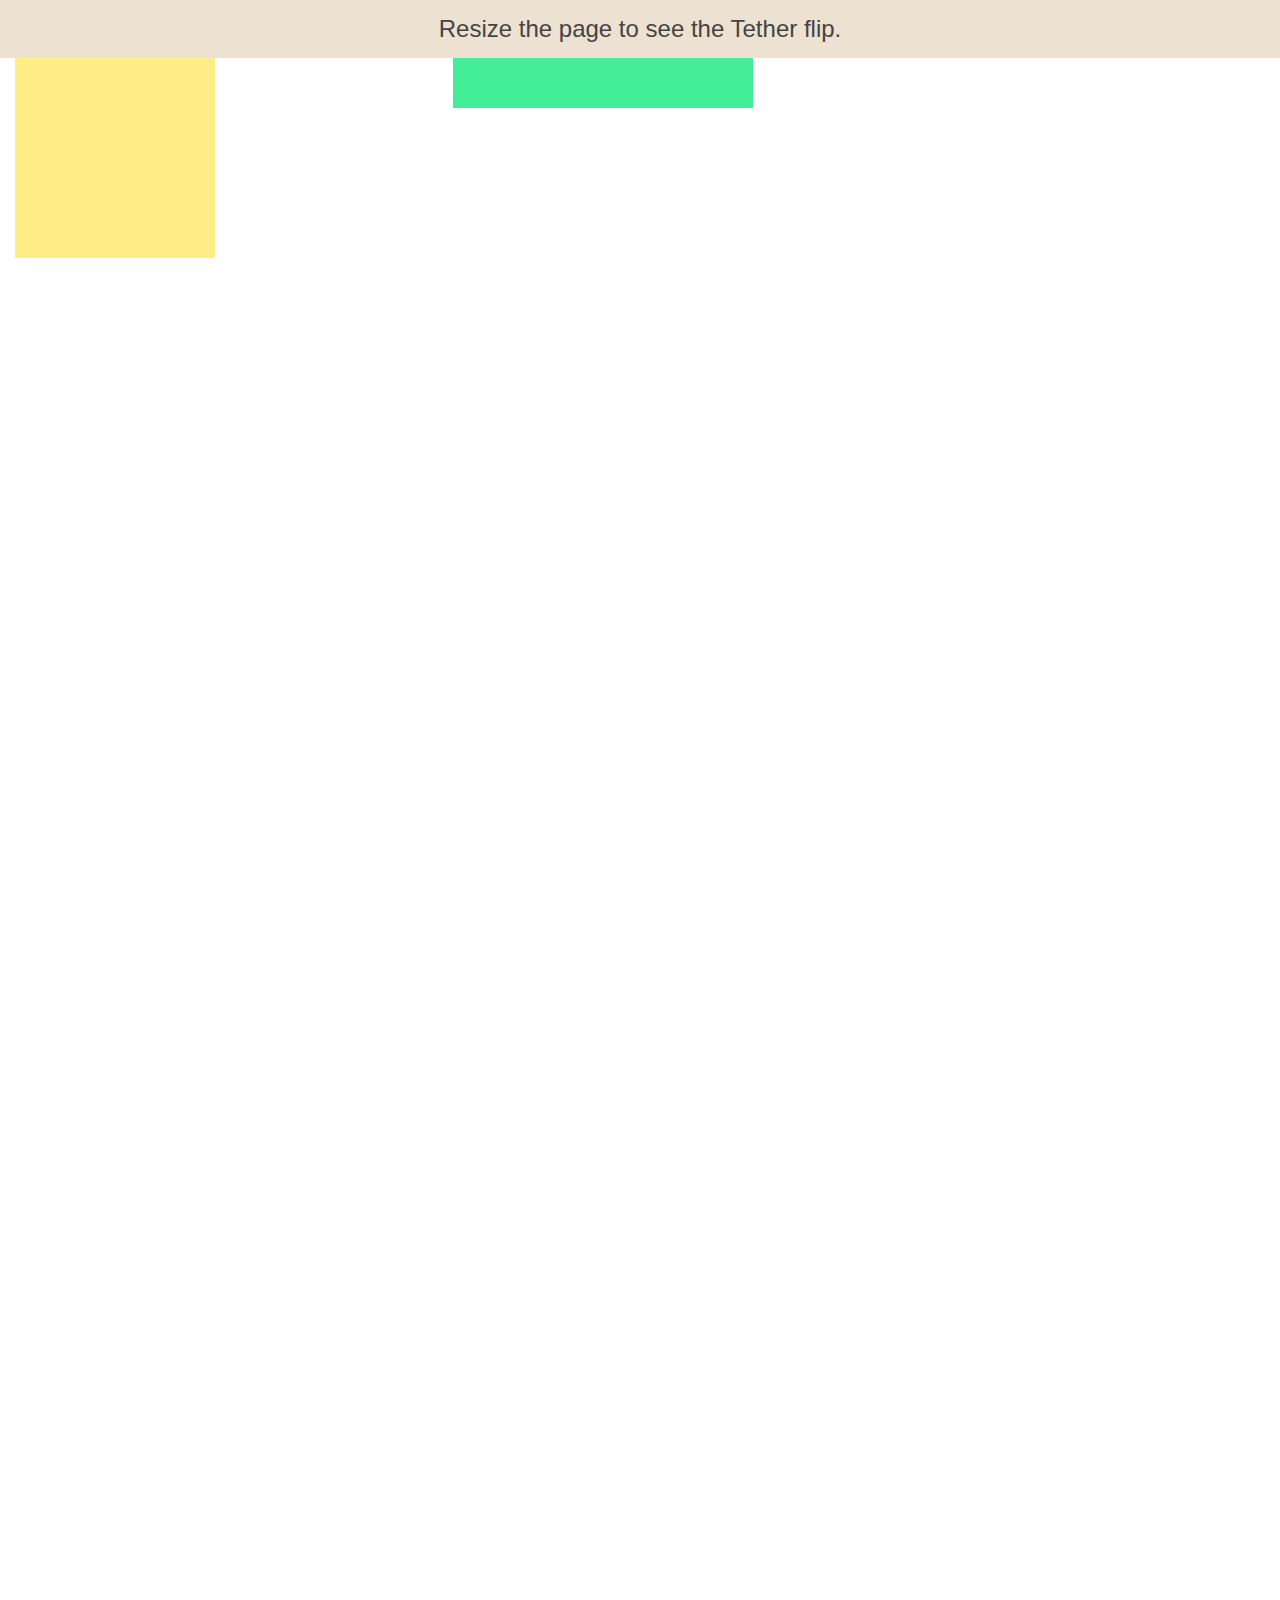
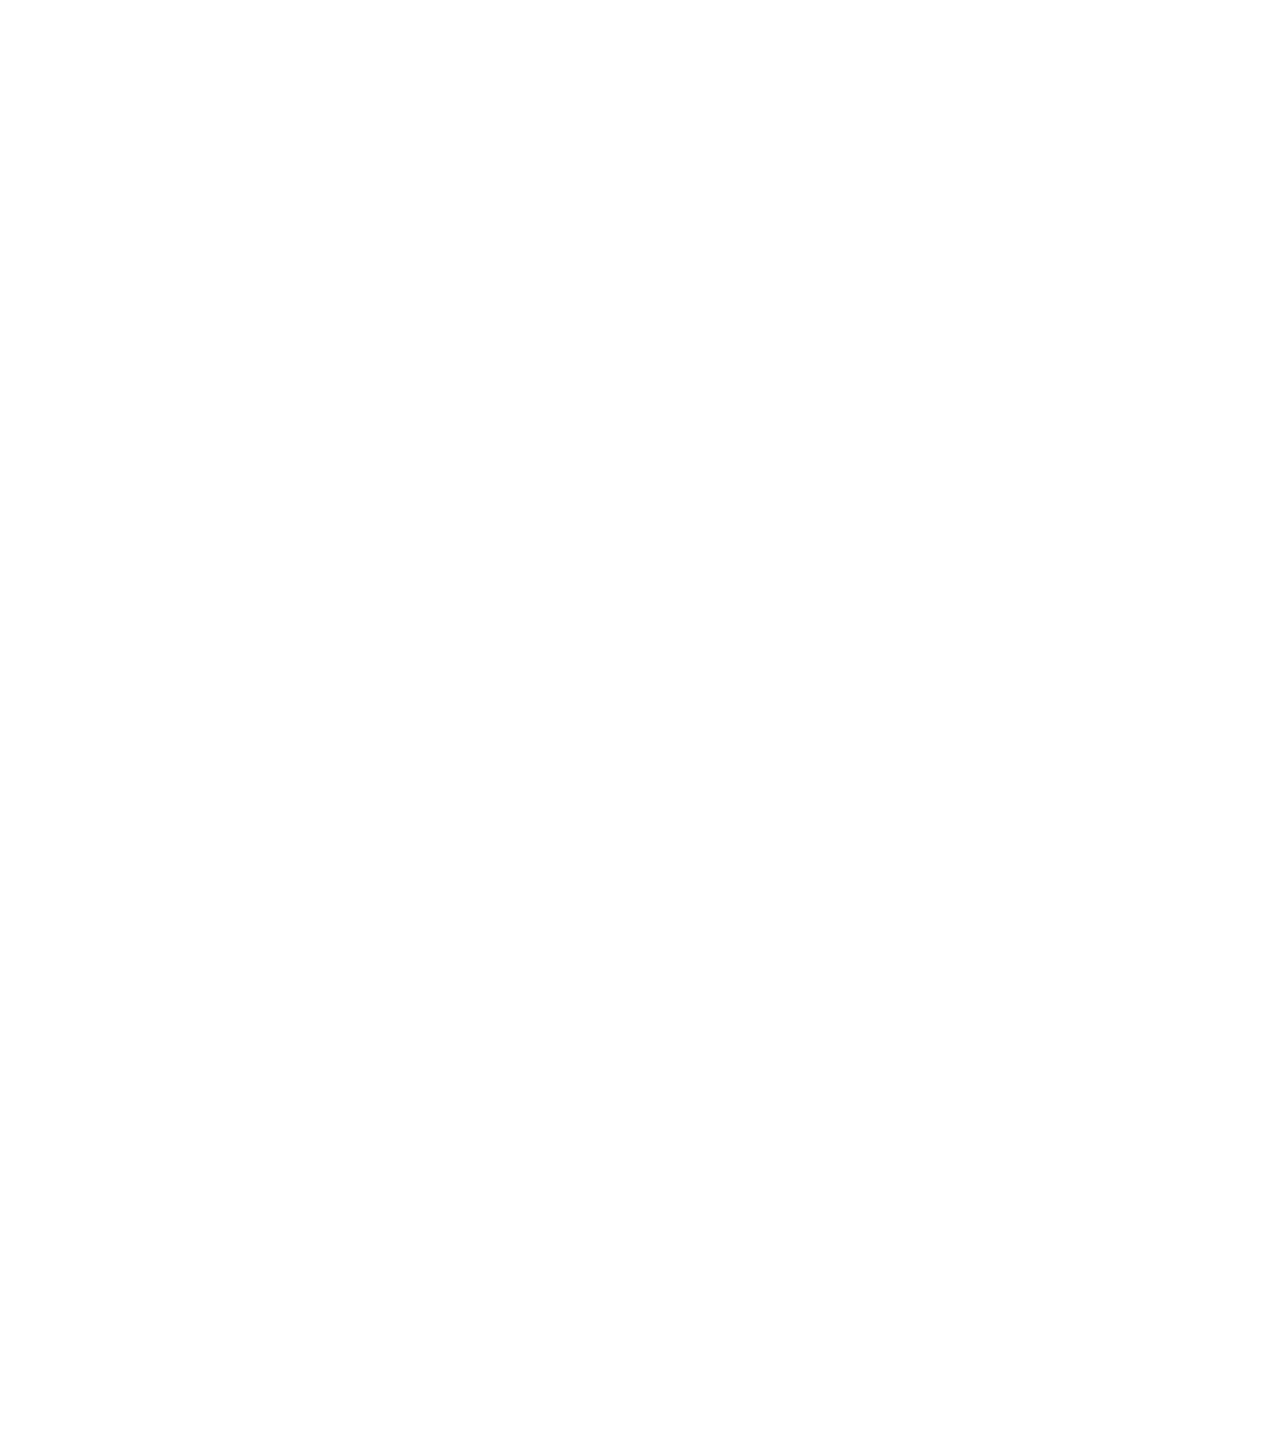
<file: src/Empty2Foo/wwwroot/lib/tether/examples/simple/index.html>
<!DOCTYPE html>
<html>
    <head>
        <meta charset="utf-8">
        <meta http-equiv="X-UA-Compatible" content="chrome=1">
        <meta name="viewport" content="width=device-width, initial-scale=1, user-scalable=no">
        <link rel="stylesheet" href="../resources/css/base.css" />
        <link rel="stylesheet" href="../common/css/style.css" />
    </head>
    <body>
        <div class="instructions">Resize the page to see the Tether flip.</div>

        <div class="element"></div>
        <div class="target"></div>

        <script src="//github.hubspot.com/tether/dist/js/tether.js"></script>
        <script>
            new Tether({
                element: '.element',
                target: '.target',
                attachment: 'top left',
                targetAttachment: 'top right',
                constraints: [{
                    to: 'window',
                    attachment: 'together'
                }]
            });
        </script>
    </body>
</html>
</file>
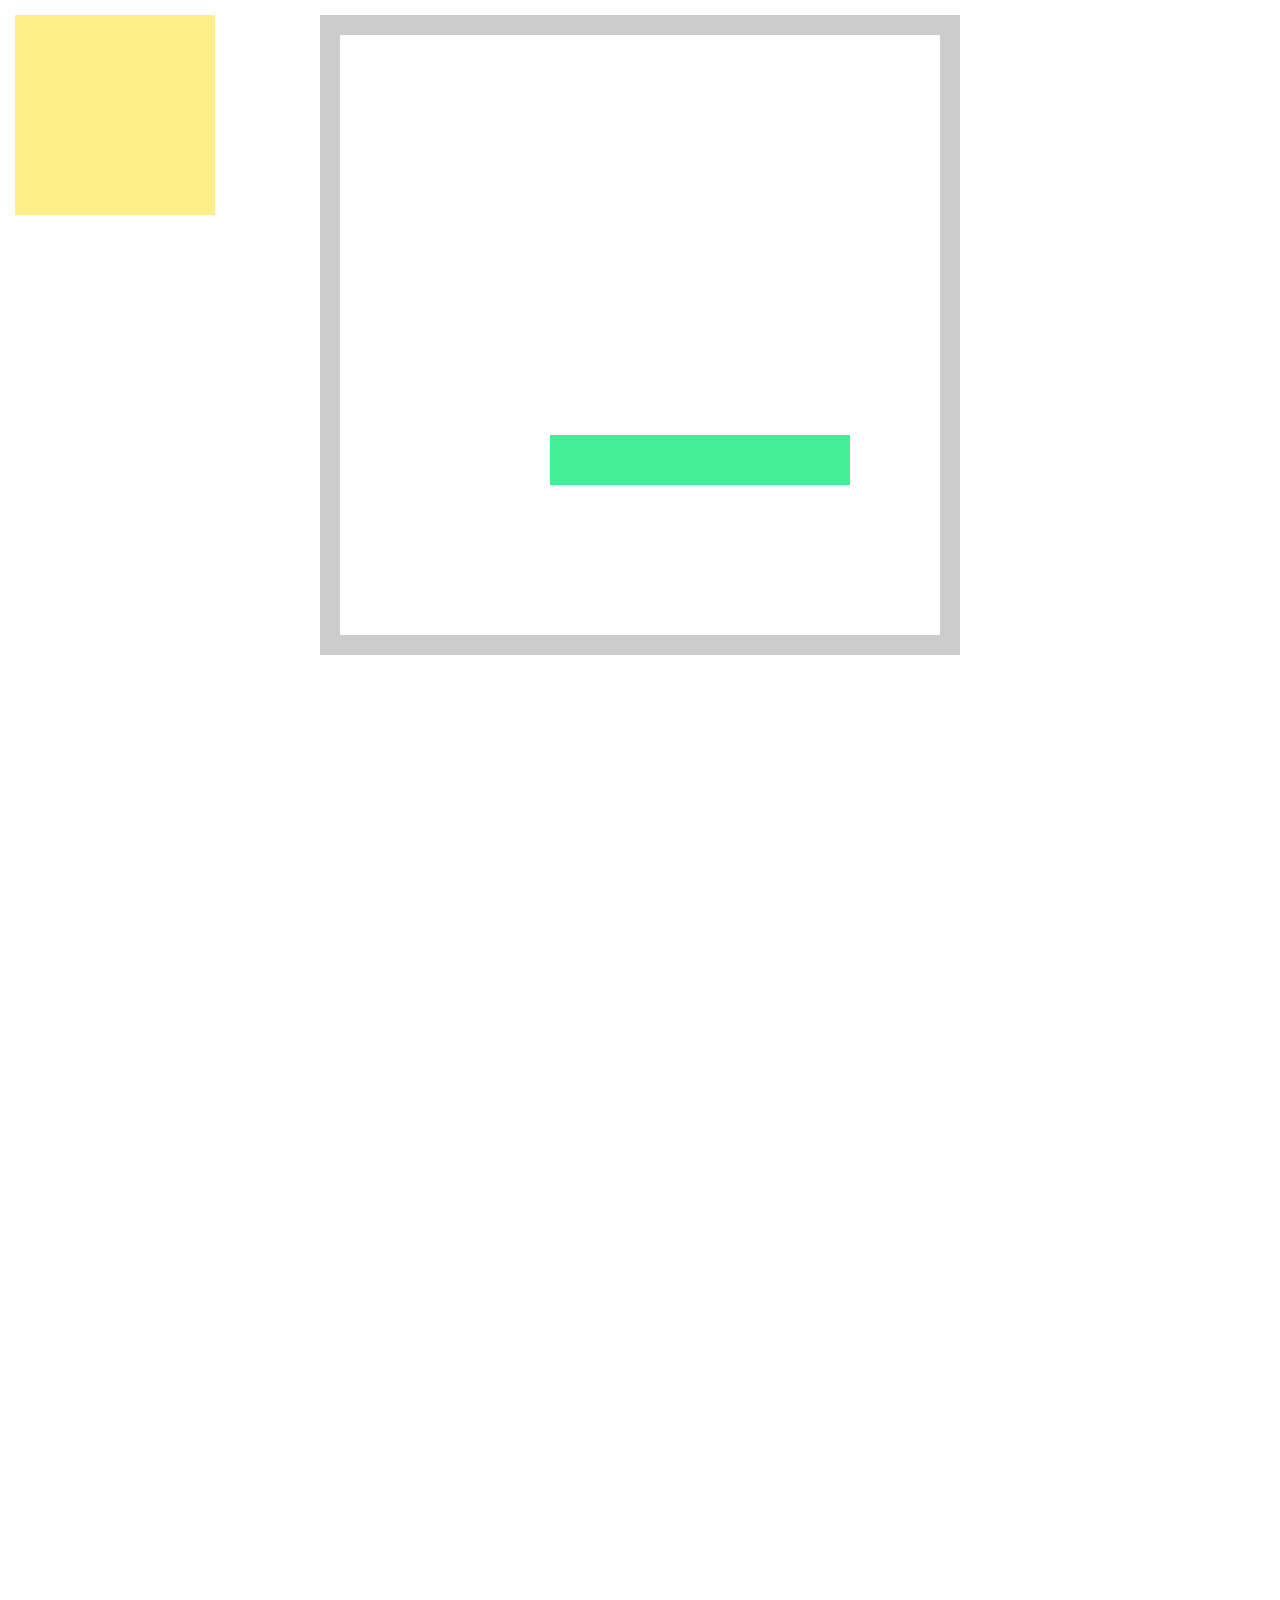
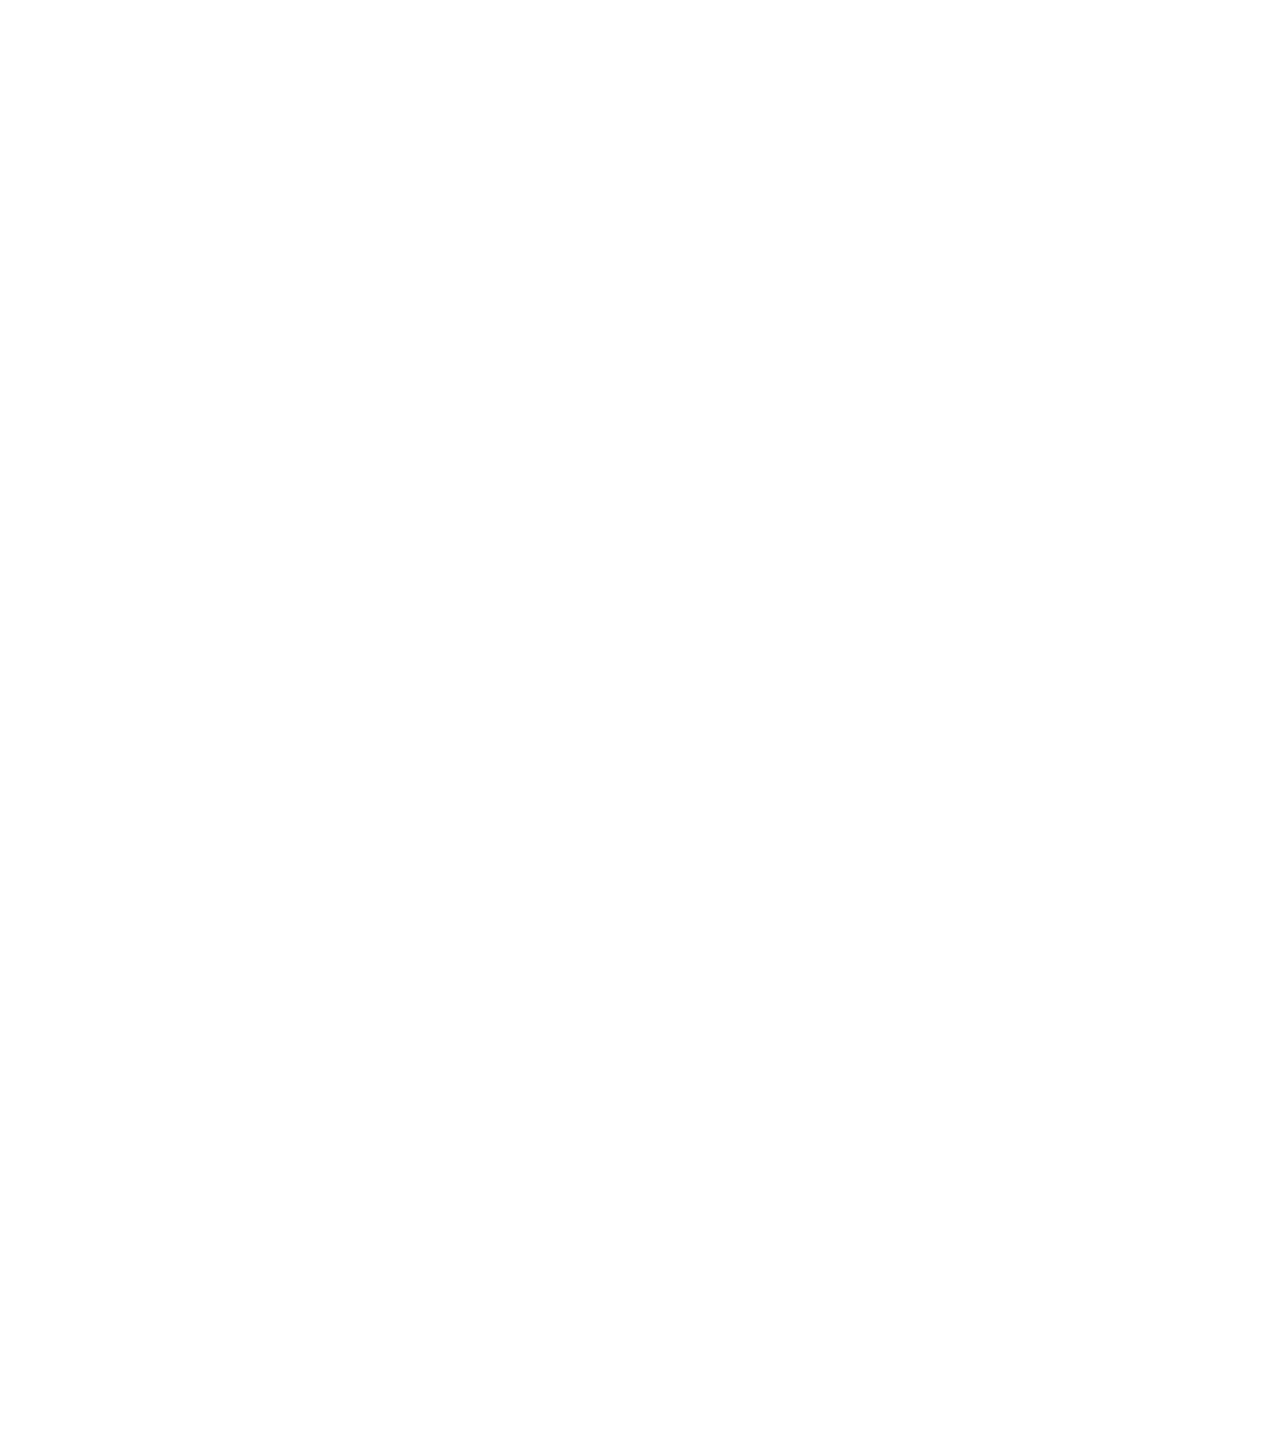
<file: src/Empty2Foo/wwwroot/lib/tether/examples/testbed/index.html>
<!DOCTYPE html>
<html>
    <head>
        <meta charset="utf-8">
        <meta http-equiv="X-UA-Compatible" content="chrome=1">
        <meta name="viewport" content="width=device-width, initial-scale=1, user-scalable=no">
        <link rel="stylesheet" href="../resources/css/base.css" />
        <link rel="stylesheet" href="../common/css/style.css" />
    </head>
    <body>

        <div class="element">
        </div>

        <div class="container">
            <div class="pad"></div>
            <div class="target"></div>
            <div class="pad"></div>
            <div class="pad"></div>
        </div>

        <script src="//github.hubspot.com/tether/dist/js/tether.js"></script>
        <script>
            new Tether({
                element: '.element',
                target: '.target',
                attachment: 'top center',
                targetAttachment: 'bottom center',
                constraints: [{
                  to: 'scrollParent',
                  attachment: 'together'
                }]
            });
        </script>
    </body>
  </html>
</file>
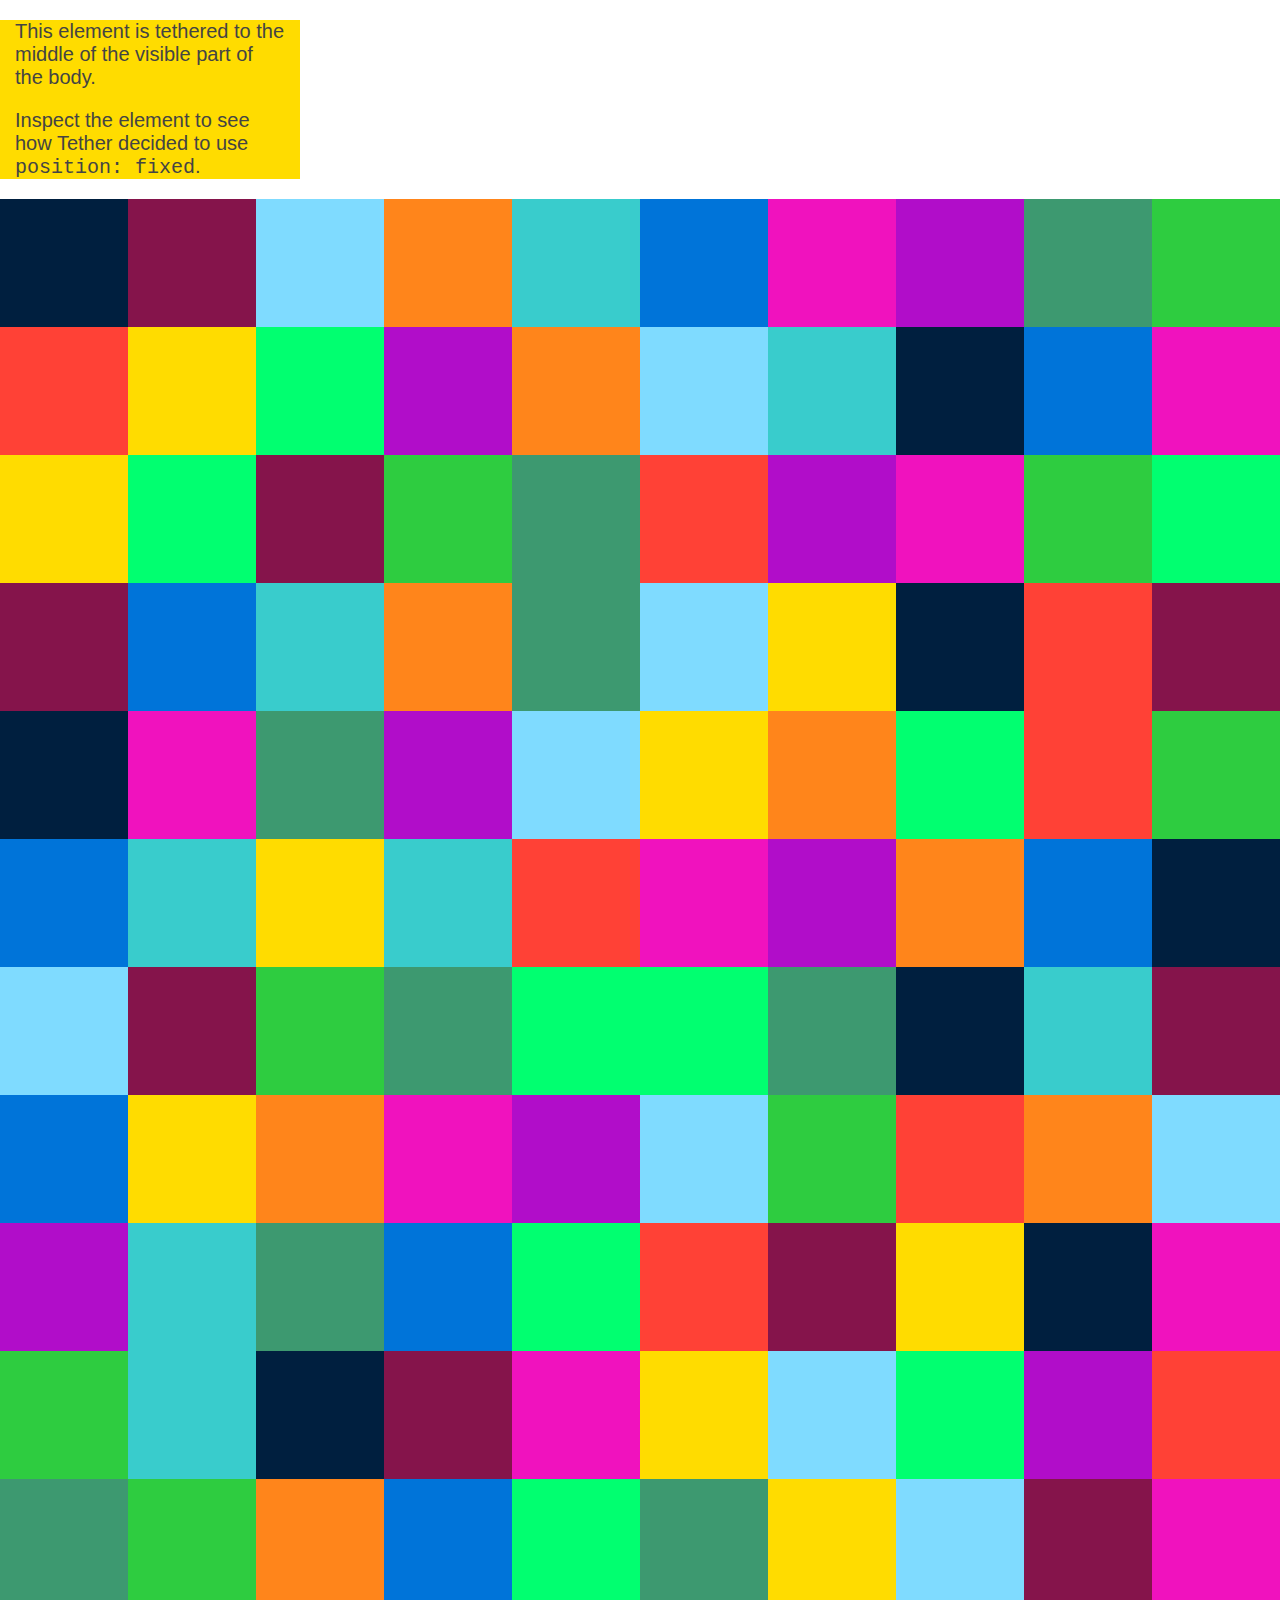
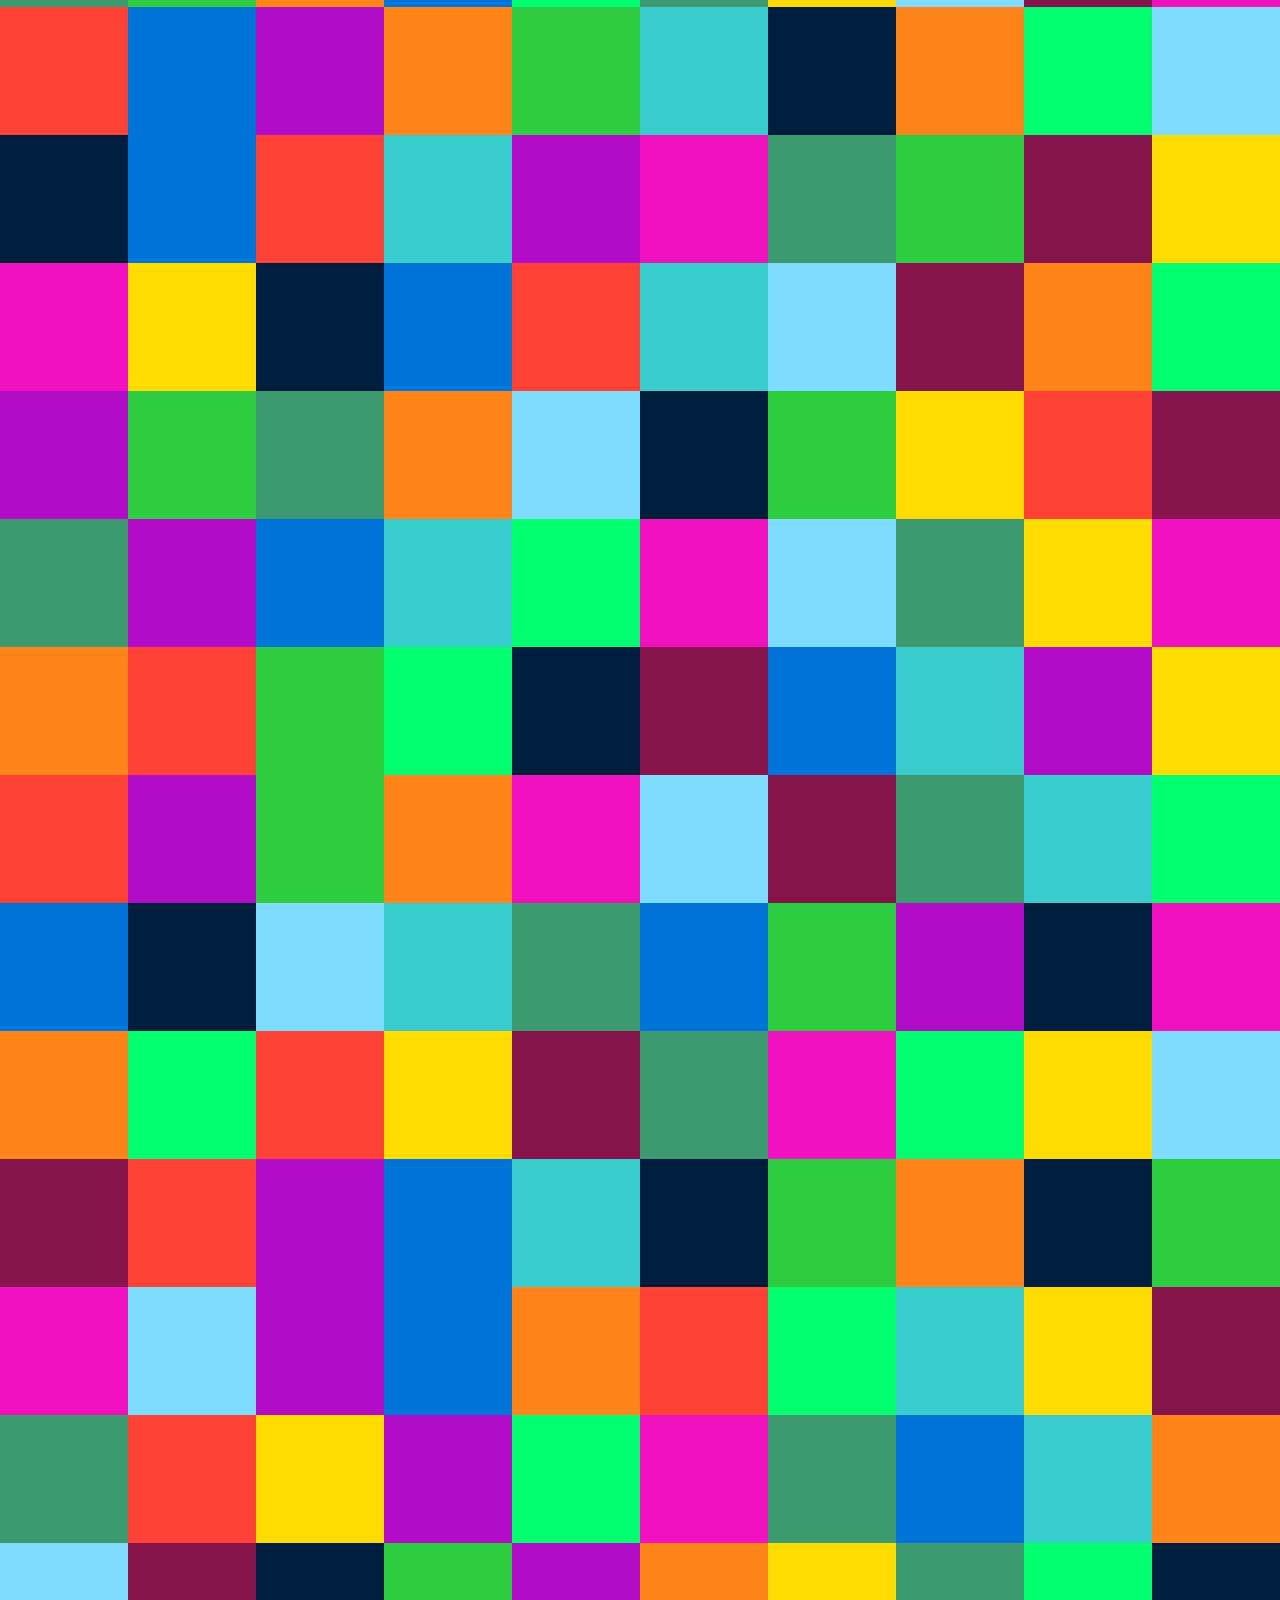
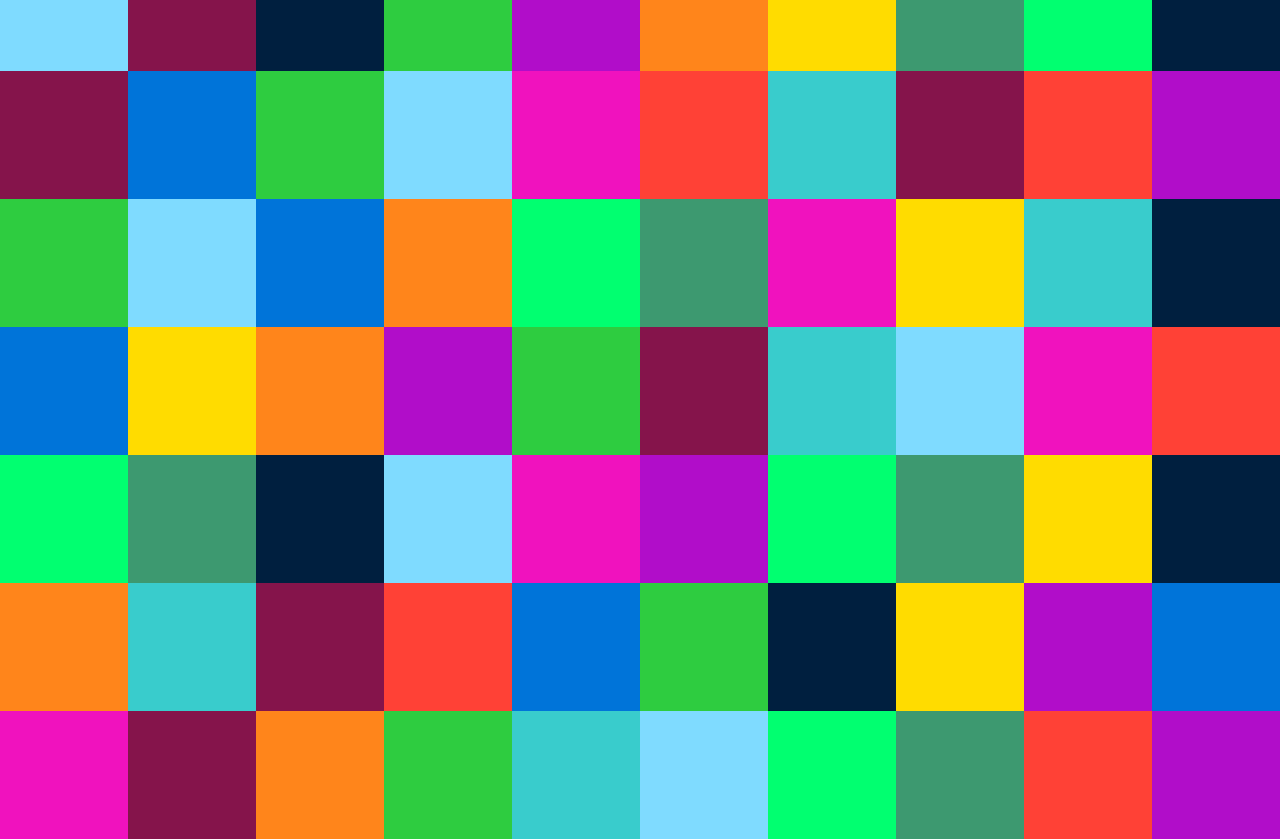
<file: src/Empty2Foo/wwwroot/lib/tether/examples/viewport/index.html>
<!DOCTYPE html>
<html>
  <head>
    <link rel="stylesheet" href="../resources/css/base.css" />
    <link rel="stylesheet" href="./colors.css" />
    <style>
      * {
        box-sizing: border-box;
      }

      .element {
        background-color: #FFDC00;
        width: 80%;
        max-width: 300px;
        padding: 0 15px;
        font-size: 20px;
        box-shadow: 0 0 0 2px rgba(255, 255, 255, 0.3);
      }

      @media (max-width: 380px) {
        .element {
          font-size: 16px;
        }
      }

      .bit {
        width: 10vw;
        height: 10vw;
        float: left;
      }
    </style>
  </head>
  <body>
    <div class="element">
      <p>This element is tethered to the middle of the visible part of the body.</p>

      <p>Inspect the element to see how Tether decided
      to use <code>position: fixed</code>.</p>
    </div>

    <script src="//github.hubspot.com/tether/dist/js/tether.js"></script>
    <script>
      new Tether({
        element: '.element',
        target: document.body,
        attachment: 'middle center',
        targetAttachment: 'middle center',
        targetModifier: 'visible'
      });
    </script>

    <script>
      // Random colors bit, don't mind this
      colors = ['navy', 'blue', 'aqua', 'teal', 'olive', 'green', 'lime',
        'yellow', 'orange', 'red', 'fuchsia', 'purple', 'maroon'];

      curColors = null;
      for(var i=300; i--;){
        if (!curColors || !curColors.length)
          curColors = colors.slice(0);

        var bit = document.createElement('div')
        var index = (Math.random() * curColors.length)|0;
        bit.className = 'bit bg-' + curColors[index]
        curColors.splice(index, 1);
        document.body.appendChild(bit);
      }
    </script>
  </body>
</html>
</file>
<file: src/Empty2Foo/wwwroot/lib/tether/examples/resources/css/base.css>
body {
    font-family: "Helvetica Neue", sans-serif;
    color: #444;
    margin: 0px;
}

a {
    cursor: pointer;
    color: blue;
}
</file>
<file: src/Empty2Foo/wwwroot/lib/tether/examples/common/css/style.css>
body {
    min-height: 3000px;
}
.element {
    width: 200px;
    height: 200px;
    background-color: #fe8;
    position: absolute;
    z-index: 6;
}

.target {
    width: 300px;
    height: 50px;
    margin: 0 35%;
    background-color: #4e9;
}

.container {
    height: 600px;
    overflow: scroll;
    width: 600px;
    border: 20px solid #CCC;
    margin-top: 100px;
}

body {
    padding: 15px;
}

body > .container {
    margin: 0 auto;
}

.pad {
    height: 400px;
    width: 100px;
}

.instructions {
    width: 100%;
    text-align: center;
    font-size: 24px;
    padding: 15px;
    background-color: rgba(210, 180, 140, 0.4);
    margin: -15px -15px 0 -15px;
}
</file>
<file: src/Empty2Foo/wwwroot/lib/tether/examples/viewport/colors.css>
@charset "UTF-8";
/****

   colors.css v1.0 For a friendlier looking web
   MIT License • http://clrs.cc • http://github.com/mrmrs/colors

   Author: mrmrs
           http://mrmrs.cc
           @mrmrs_

****/
/*

   SKINS
   • Backgrounds
   • Colors

*/
/* Backgrounds */
.bg-navy {
  background-color: #001f3f; }

.bg-blue {
  background-color: #0074d9; }

.bg-aqua {
  background-color: #7fdbff; }

.bg-teal {
  background-color: #39cccc; }

.bg-olive {
  background-color: #3d9970; }

.bg-green {
  background-color: #2ecc40; }

.bg-lime {
  background-color: #01ff70; }

.bg-yellow {
  background-color: #ffdc00; }

.bg-orange {
  background-color: #ff851b; }

.bg-red {
  background-color: #ff4136; }

.bg-fuchsia {
  background-color: #f012be; }

.bg-purple {
  background-color: #b10dc9; }

.bg-maroon {
  background-color: #85144b; }

.bg-white {
  background-color: white; }

.bg-gray {
  background-color: #aaaaaa; }

.bg-silver {
  background-color: #dddddd; }

.bg-black {
  background-color: #111111; }

/* Colors */
.navy {
  color: #001f3f; }

.blue {
  color: #0074d9; }

.aqua {
  color: #7fdbff; }

.teal {
  color: #39cccc; }

.olive {
  color: #3d9970; }

.green {
  color: #2ecc40; }

.lime {
  color: #01ff70; }

.yellow {
  color: #ffdc00; }

.orange {
  color: #ff851b; }

.red {
  color: #ff4136; }

.fuchsia {
  color: #f012be; }

.purple {
  color: #b10dc9; }

.maroon {
  color: #85144b; }

.white {
  color: white; }

.silver {
  color: #dddddd; }

.gray {
  color: #aaaaaa; }

.black {
  color: #111111; }

/* PRETTIER LINKS */
a {
  text-decoration: none;
  -webkit-transition: color .3s ease-in-out;
  transition: color .3s ease-in-out; }

a:link {
  color: #0074d9;
  -webkit-transition: color .3s ease-in-out;
  transition: color .3s ease-in-out; }

a:visited {
  color: #b10dc9; }

a:hover {
  color: #7fdbff;
  -webkit-transition: color .3s ease-in-out;
  transition: color .3s ease-in-out; }

a:active {
  color: #ff851b;
  -webkit-transition: color .3s ease-in-out;
  transition: color .3s ease-in-out; }
</file>
